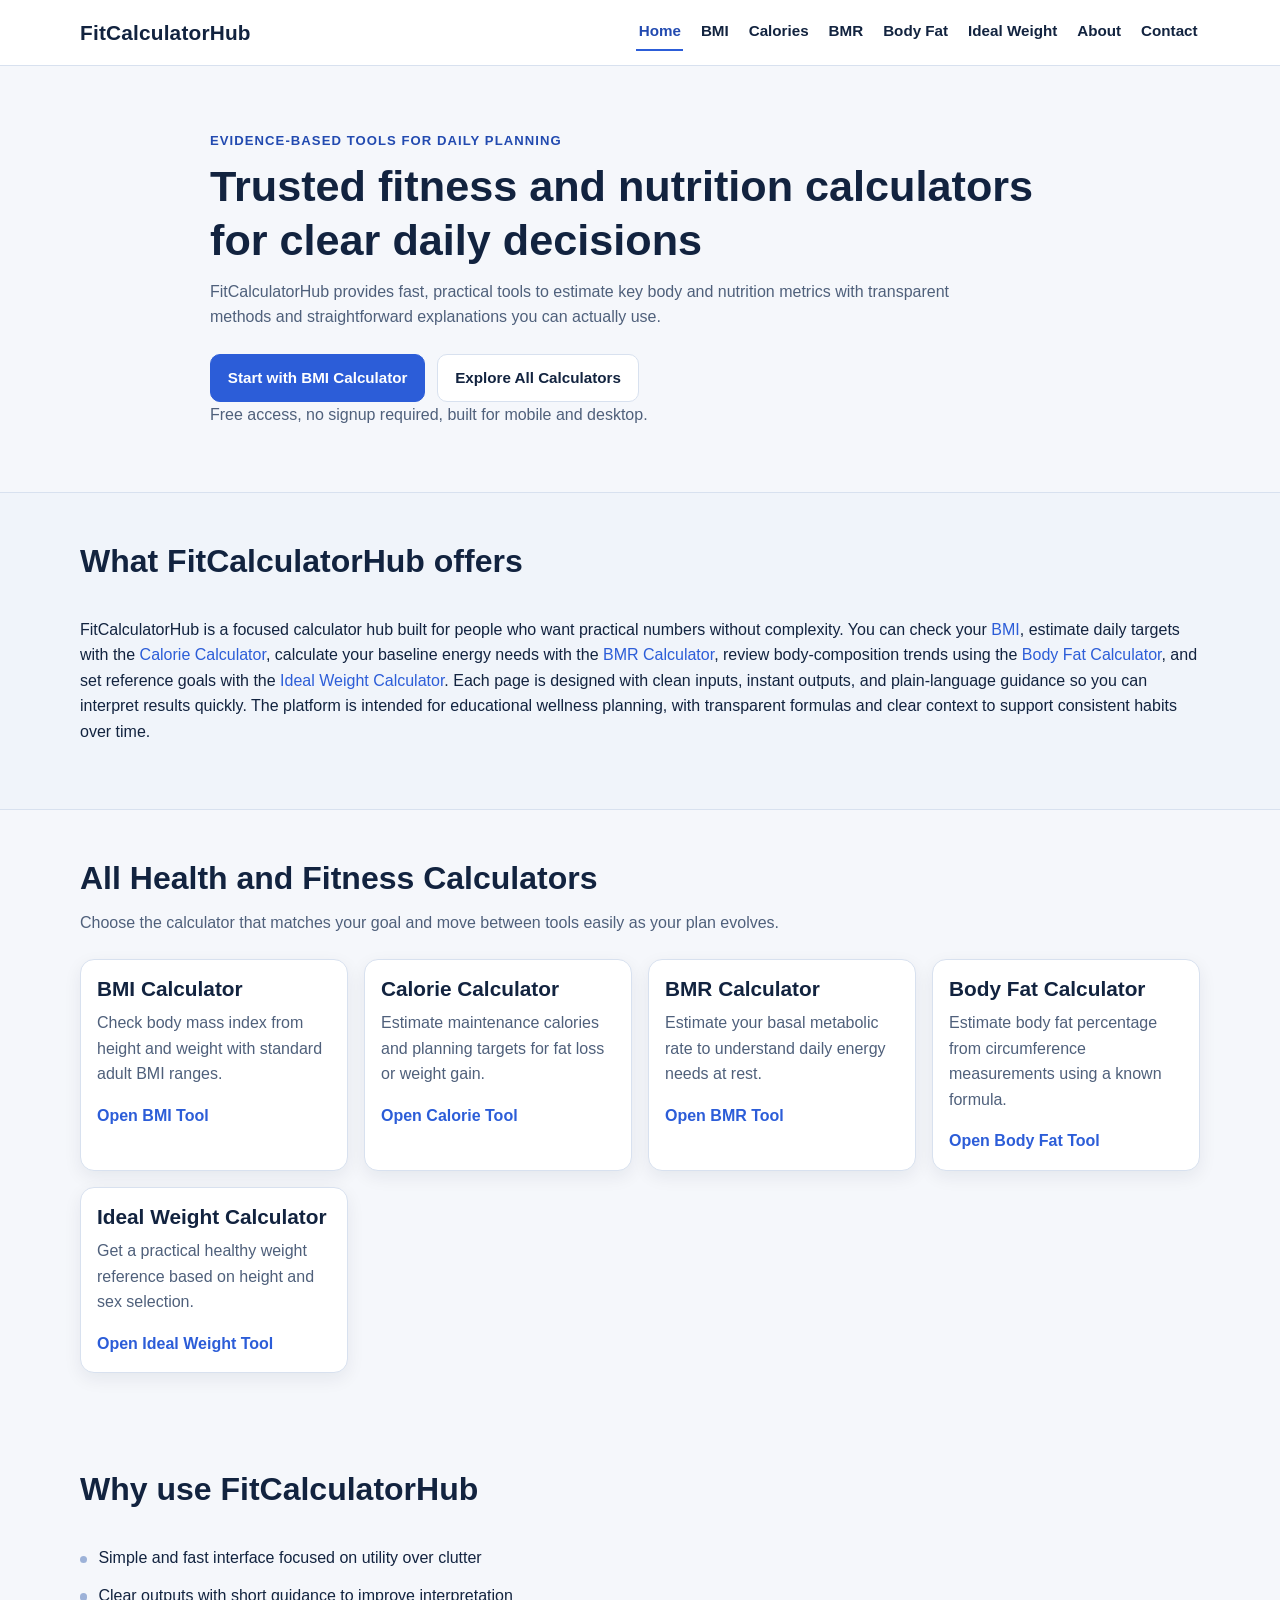
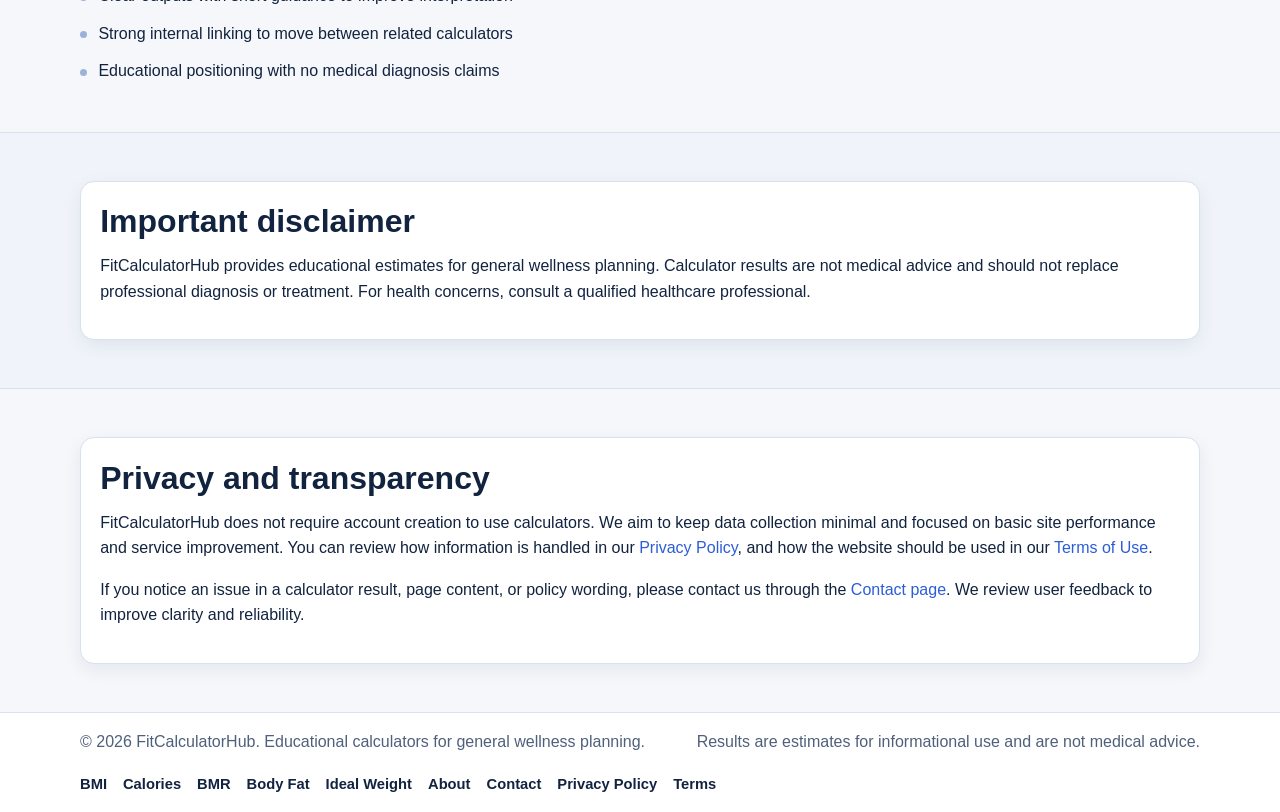
<file: index.html>
<!doctype html>
<html lang="en">
<head>
  <!-- Performance hints (mobile/LCP) -->
  <link rel="preconnect" href="https://www.googletagmanager.com" crossorigin>
  <link rel="preconnect" href="https://pagead2.googlesyndication.com" crossorigin>
  <link rel="preconnect" href="https://www.google-analytics.com" crossorigin>
  <link rel="preconnect" href="https://googleads.g.doubleclick.net" crossorigin>
  <!-- Google Tag Manager -->
  <script>(function(w,d,s,l,i){w[l]=w[l]||[];w[l].push({'gtm.start':
  new Date().getTime(),event:'gtm.js'});var f=d.getElementsByTagName(s)[0],
  j=d.createElement(s),dl=l!='dataLayer'?'&l='+l:'';j.async=true;j.src=
  'https://www.googletagmanager.com/gtm.js?id='+i+dl;f.parentNode.insertBefore(j,f);
  })(window,document,'script','dataLayer','GTM-KGV9C5C3');</script>
  <!-- End Google Tag Manager -->
  <meta charset="UTF-8">
  <meta name="viewport" content="width=device-width, initial-scale=1.0">
  <title>FitCalculatorHub | Trusted Fitness, Health & Nutrition Calculators</title>
  <meta name="description" content="FitCalculatorHub offers clear and reliable calculators for BMI, calories, BMR, body fat, and ideal weight, with practical guidance for everyday health planning.">
  <meta name="robots" content="index, follow">
  <link rel="canonical" href="https://fitcalculatorhub.com/">
  <meta property="og:title" content="FitCalculatorHub | Smart Fitness Calculators">
  <meta property="og:description" content="Trusted and easy-to-use fitness calculators for BMI, calories, BMR, body fat, and ideal weight.">
  <meta property="og:type" content="website">
  <meta property="og:url" content="https://fitcalculatorhub.com/">
  <meta property="og:image" content="https://fitcalculatorhub.com/assets/og-image.jpg">
  <meta name="twitter:card" content="summary_large_image">
  <script async src="https://pagead2.googlesyndication.com/pagead/js/adsbygoogle.js?client=ca-pub-7502486843743422" crossorigin="anonymous"></script>
  <link rel="manifest" href="manifest.json">
  <link rel="stylesheet" href="css/style.css">
</head>
<body class="page page--home">
  <!-- Google Tag Manager (noscript) -->
  <noscript><iframe src="https://www.googletagmanager.com/ns.html?id=GTM-KGV9C5C3"
  height="0" width="0" style="display:none;visibility:hidden"></iframe></noscript>
  <!-- End Google Tag Manager (noscript) -->
  <header class="site-header" role="banner">
    <div class="container site-header__inner">
      <a class="site-logo" href="index.html" aria-label="FitCalculatorHub home">FitCalculatorHub</a>
      <button class="menu-toggle" type="button" aria-expanded="false" aria-controls="primary-nav">Menu</button>
      <nav id="primary-nav" class="main-nav nav-primary" aria-label="Primary navigation">
        <ul class="nav-primary__list">
          <li class="nav-primary__item"><a class="nav-primary__link" href="index.html" aria-current="page">Home</a></li>
          <li class="nav-primary__item"><a class="nav-primary__link" href="bmi-calculator.html">BMI</a></li>
          <li class="nav-primary__item"><a class="nav-primary__link" href="calorie-calculator.html">Calories</a></li>
          <li class="nav-primary__item"><a class="nav-primary__link" href="bmr-calculator.html">BMR</a></li>
          <li class="nav-primary__item"><a class="nav-primary__link" href="body-fat-calculator.html">Body Fat</a></li>
          <li class="nav-primary__item"><a class="nav-primary__link" href="ideal-weight-calculator.html">Ideal Weight</a></li>
          <li class="nav-primary__item"><a class="nav-primary__link" href="about.html">About</a></li>
          <li class="nav-primary__item"><a class="nav-primary__link" href="contact.html">Contact</a></li>
        </ul>
      </nav>
    </div>
  </header>

  <main class="main-content" id="main-content">
    <section class="hero home-hero" aria-labelledby="home-hero-title">
      <div class="container home-hero__inner">
        <p class="home-hero__eyebrow">Evidence-based tools for daily planning</p>
        <h1 id="home-hero-title" class="home-hero__title">Trusted fitness and nutrition calculators for clear daily decisions</h1>
        <p class="home-hero__lead">FitCalculatorHub provides fast, practical tools to estimate key body and nutrition metrics with transparent methods and straightforward explanations you can actually use.</p>
        <div class="home-hero__actions">
          <a class="btn btn-primary" href="bmi-calculator.html">Start with BMI Calculator</a>
          <a class="btn btn-secondary" href="#calculator-hub">Explore All Calculators</a>
        </div>
        <p class="u-text-muted">Free access, no signup required, built for mobile and desktop.</p>
      </div>
    </section>

    <section class="section surface home-info" aria-labelledby="home-overview-title">
      <div class="container home-info__inner">
        <h2 id="home-overview-title">What FitCalculatorHub offers</h2>
        <p>
          FitCalculatorHub is a focused calculator hub built for people who want practical numbers without complexity.
          You can check your <a href="bmi-calculator.html">BMI</a>, estimate daily targets with the
          <a href="calorie-calculator.html">Calorie Calculator</a>, calculate your baseline energy needs with the
          <a href="bmr-calculator.html">BMR Calculator</a>, review body-composition trends using the
          <a href="body-fat-calculator.html">Body Fat Calculator</a>, and set reference goals with the
          <a href="ideal-weight-calculator.html">Ideal Weight Calculator</a>. Each page is designed with clean inputs,
          instant outputs, and plain-language guidance so you can interpret results quickly. The platform is intended for
          educational wellness planning, with transparent formulas and clear context to support consistent habits over time.
        </p>
      </div>
    </section>

    <section id="calculator-hub" class="section calculator-hub" aria-labelledby="calculator-hub-title">
      <div class="container">
        <header class="section-header">
          <h2 id="calculator-hub-title">All Health and Fitness Calculators</h2>
          <p class="section-intro">Choose the calculator that matches your goal and move between tools easily as your plan evolves.</p>
        </header>

        <div class="card-grid calculator-hub__grid">
          <article class="card calculator-card">
            <h3 class="calculator-card__title">BMI Calculator</h3>
            <p class="calculator-card__text">Check body mass index from height and weight with standard adult BMI ranges.</p>
            <a class="calculator-card__link" href="bmi-calculator.html">Open BMI Tool</a>
          </article>

          <article class="card calculator-card">
            <h3 class="calculator-card__title">Calorie Calculator</h3>
            <p class="calculator-card__text">Estimate maintenance calories and planning targets for fat loss or weight gain.</p>
            <a class="calculator-card__link" href="calorie-calculator.html">Open Calorie Tool</a>
          </article>

          <article class="card calculator-card">
            <h3 class="calculator-card__title">BMR Calculator</h3>
            <p class="calculator-card__text">Estimate your basal metabolic rate to understand daily energy needs at rest.</p>
            <a class="calculator-card__link" href="bmr-calculator.html">Open BMR Tool</a>
          </article>

          <article class="card calculator-card">
            <h3 class="calculator-card__title">Body Fat Calculator</h3>
            <p class="calculator-card__text">Estimate body fat percentage from circumference measurements using a known formula.</p>
            <a class="calculator-card__link" href="body-fat-calculator.html">Open Body Fat Tool</a>
          </article>

          <article class="card calculator-card">
            <h3 class="calculator-card__title">Ideal Weight Calculator</h3>
            <p class="calculator-card__text">Get a practical healthy weight reference based on height and sex selection.</p>
            <a class="calculator-card__link" href="ideal-weight-calculator.html">Open Ideal Weight Tool</a>
          </article>
        </div>
      </div>
    </section>

    <section class="section" aria-labelledby="why-fitcalchub-title">
      <div class="container home-info__inner">
        <h2 id="why-fitcalchub-title">Why use FitCalculatorHub</h2>
        <ul class="feature-list home-info__list">
          <li class="home-info__item">Simple and fast interface focused on utility over clutter</li>
          <li class="home-info__item">Clear outputs with short guidance to improve interpretation</li>
          <li class="home-info__item">Strong internal linking to move between related calculators</li>
          <li class="home-info__item">Educational positioning with no medical diagnosis claims</li>
        </ul>
      </div>
    </section>

    <section class="section surface" aria-labelledby="disclosure-title">
      <div class="container">
        <article class="content-box">
          <h2 id="disclosure-title">Important disclaimer</h2>
          <p>
            FitCalculatorHub provides educational estimates for general wellness planning. Calculator results are not
            medical advice and should not replace professional diagnosis or treatment. For health concerns, consult a
            qualified healthcare professional.
          </p>
        </article>
      </div>
    </section>

    <section class="section" aria-labelledby="privacy-reassurance-title">
      <div class="container">
        <article class="content-box">
          <h2 id="privacy-reassurance-title">Privacy and transparency</h2>
          <p>
            FitCalculatorHub does not require account creation to use calculators. We aim to keep data collection minimal
            and focused on basic site performance and service improvement. You can review how information is handled in
            our <a href="privacy-policy.html">Privacy Policy</a>, and how the website should be used in our
            <a href="terms.html">Terms of Use</a>.
          </p>
          <p>
            If you notice an issue in a calculator result, page content, or policy wording, please contact us through the
            <a href="contact.html">Contact page</a>. We review user feedback to improve clarity and reliability.
          </p>
        </article>
      </div>
    </section>
  </main>

  <footer class="site-footer" role="contentinfo">
    <div class="container site-footer__inner">
      <p class="site-footer__copy">&copy; 2026 FitCalculatorHub. Educational calculators for general wellness planning.</p>
      <p class="site-footer__copy">Results are estimates for informational use and are not medical advice.</p>
      <nav class="footer-nav" aria-label="Footer navigation">
        <ul class="footer-nav__list">
          <li class="footer-nav__item"><a class="footer-nav__link" href="bmi-calculator.html">BMI</a></li>
          <li class="footer-nav__item"><a class="footer-nav__link" href="calorie-calculator.html">Calories</a></li>
          <li class="footer-nav__item"><a class="footer-nav__link" href="bmr-calculator.html">BMR</a></li>
          <li class="footer-nav__item"><a class="footer-nav__link" href="body-fat-calculator.html">Body Fat</a></li>
          <li class="footer-nav__item"><a class="footer-nav__link" href="ideal-weight-calculator.html">Ideal Weight</a></li>
          <li class="footer-nav__item"><a class="footer-nav__link" href="about.html">About</a></li>
          <li class="footer-nav__item"><a class="footer-nav__link" href="contact.html">Contact</a></li>
          <li class="footer-nav__item"><a class="footer-nav__link" href="privacy-policy.html">Privacy Policy</a></li>
          <li class="footer-nav__item"><a class="footer-nav__link" href="terms.html">Terms</a></li>
        </ul>
      </nav>
    </div>
  </footer>

  <script src="js/main.js"></script>
</body>
</html>
</file>
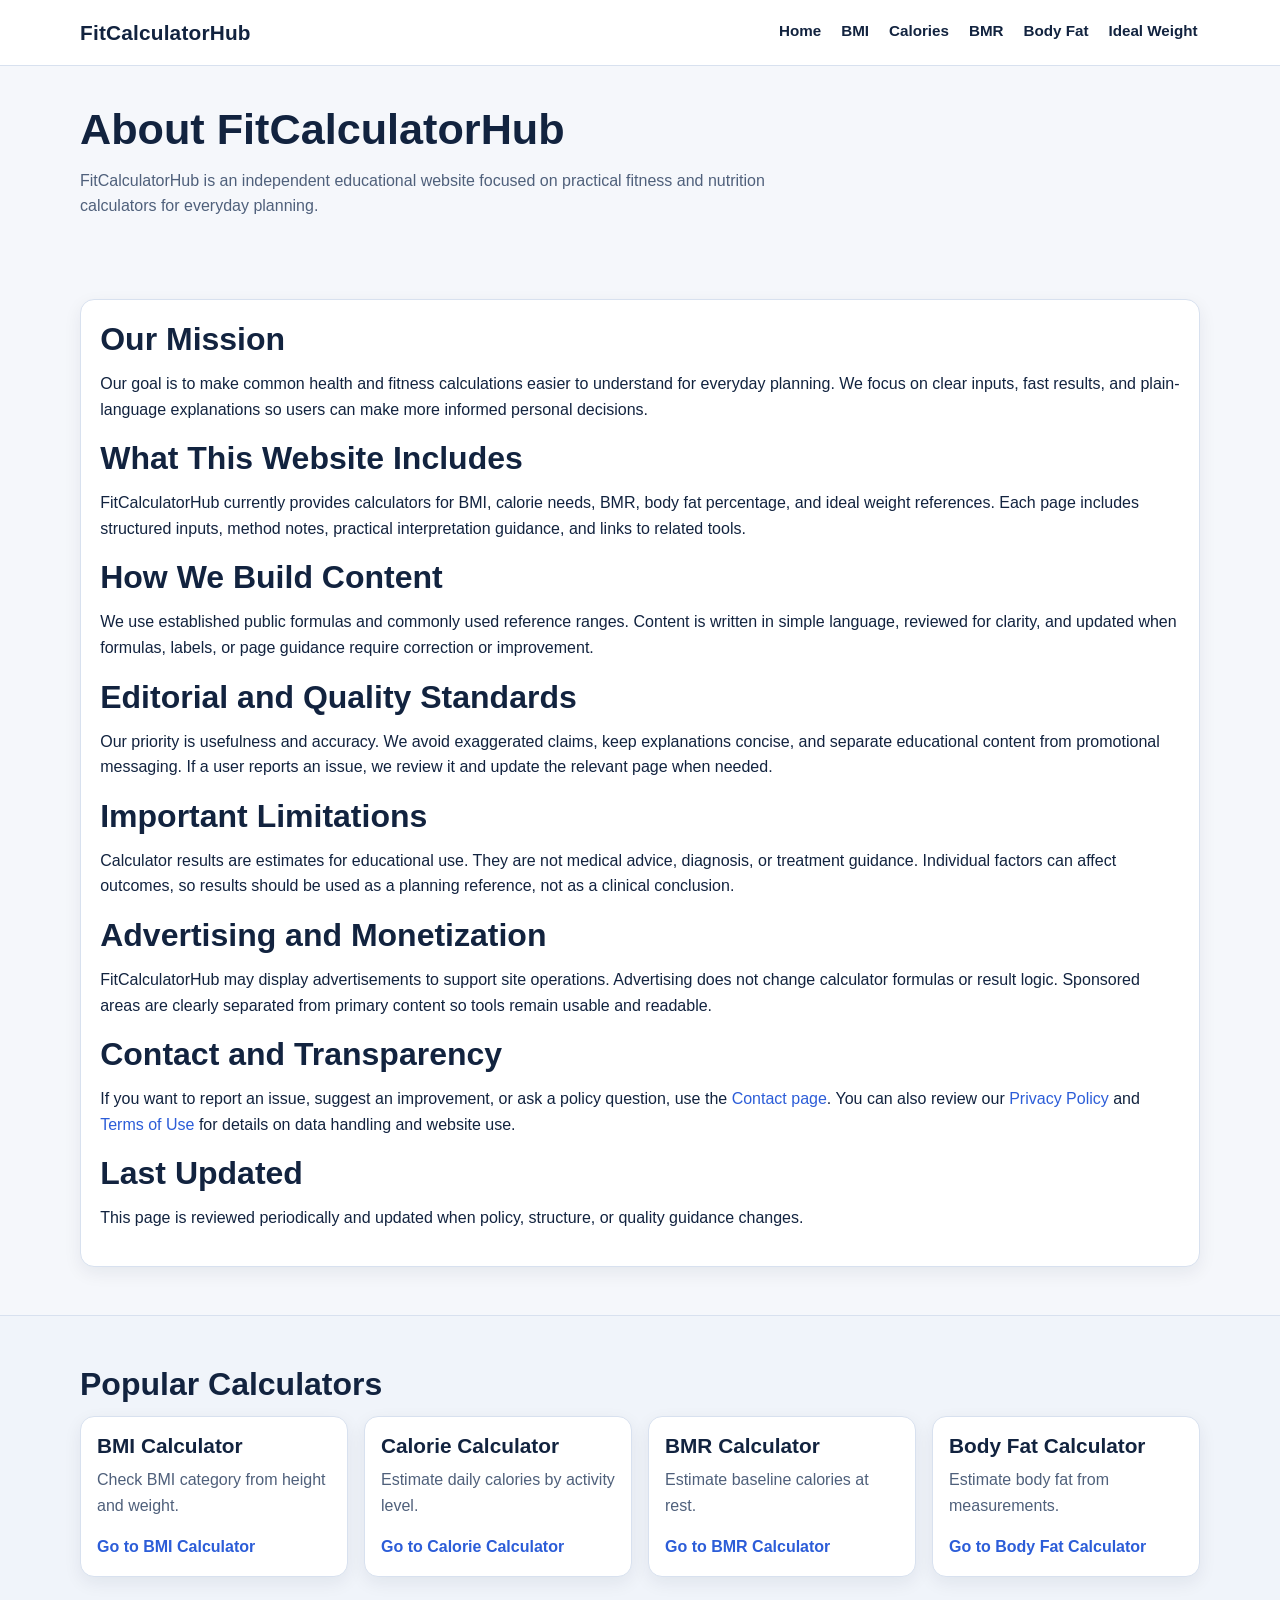
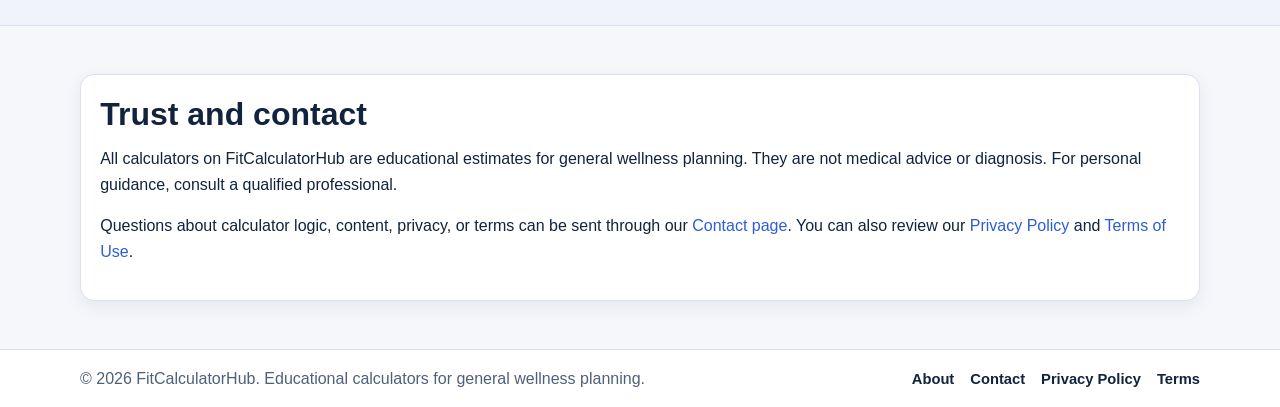
<file: about.html>
<!doctype html>
<html lang="en">
<head>
  <!-- Performance hints (mobile/LCP) -->
  <link rel="preconnect" href="https://www.googletagmanager.com" crossorigin>
  <link rel="preconnect" href="https://pagead2.googlesyndication.com" crossorigin>
  <link rel="preconnect" href="https://www.google-analytics.com" crossorigin>
  <link rel="preconnect" href="https://googleads.g.doubleclick.net" crossorigin>
  <!-- Google Tag Manager -->
  <script>(function(w,d,s,l,i){w[l]=w[l]||[];w[l].push({'gtm.start':
  new Date().getTime(),event:'gtm.js'});var f=d.getElementsByTagName(s)[0],
  j=d.createElement(s),dl=l!='dataLayer'?'&l='+l:'';j.async=true;j.src=
  'https://www.googletagmanager.com/gtm.js?id='+i+dl;f.parentNode.insertBefore(j,f);
  })(window,document,'script','dataLayer','GTM-KGV9C5C3');</script>
  <!-- End Google Tag Manager -->
  <meta charset="UTF-8">
  <meta name="viewport" content="width=device-width, initial-scale=1.0">
  <title>About FitCalculatorHub | Mission and Editorial Approach</title>
  <meta name="description" content="Learn how FitCalculatorHub builds practical fitness and nutrition calculators, our content standards, and how to contact us for support or corrections.">
  <meta name="robots" content="index, follow">
  <link rel="canonical" href="https://fitcalculatorhub.com/about.html">
  <meta property="og:title" content="About FitCalculatorHub">
  <meta property="og:description" content="Understand FitCalculatorHub's mission, calculator standards, and transparency approach.">
  <meta property="og:type" content="website">
  <meta property="og:url" content="https://fitcalculatorhub.com/about.html">
  <link rel="manifest" href="manifest.json">
  <meta name="twitter:card" content="summary_large_image">
  <script async src="https://pagead2.googlesyndication.com/pagead/js/adsbygoogle.js?client=ca-pub-7502486843743422" crossorigin="anonymous"></script>
  <link rel="stylesheet" href="css/style.css">
</head>
<body class="page page--about">
  <!-- Google Tag Manager (noscript) -->
  <noscript><iframe src="https://www.googletagmanager.com/ns.html?id=GTM-KGV9C5C3"
  height="0" width="0" style="display:none;visibility:hidden"></iframe></noscript>
  <!-- End Google Tag Manager (noscript) -->
  <header class="site-header" role="banner">
    <div class="container site-header__inner">
      <a class="site-logo" href="index.html" aria-label="FitCalculatorHub home">FitCalculatorHub</a>
      <button class="menu-toggle" type="button" aria-expanded="false" aria-controls="primary-nav">Menu</button>
      <nav id="primary-nav" class="main-nav nav-primary" aria-label="Primary navigation">
        <ul class="nav-primary__list">
          <li class="nav-primary__item"><a class="nav-primary__link" href="index.html">Home</a></li>
          <li class="nav-primary__item"><a class="nav-primary__link" href="bmi-calculator.html">BMI</a></li>
          <li class="nav-primary__item"><a class="nav-primary__link" href="calorie-calculator.html">Calories</a></li>
          <li class="nav-primary__item"><a class="nav-primary__link" href="bmr-calculator.html">BMR</a></li>
          <li class="nav-primary__item"><a class="nav-primary__link" href="body-fat-calculator.html">Body Fat</a></li>
          <li class="nav-primary__item"><a class="nav-primary__link" href="ideal-weight-calculator.html">Ideal Weight</a></li>
        </ul>
      </nav>
    </div>
  </header>

  <main class="main-content" id="main-content">
    <section class="page-hero" aria-labelledby="about-page-title">
      <div class="container">
        <h1 id="about-page-title">About FitCalculatorHub</h1>
        <p>FitCalculatorHub is an independent educational website focused on practical fitness and nutrition calculators for everyday planning.</p>
      </div>
    </section>

    <section class="section" aria-labelledby="about-mission-title">
      <div class="container">
        <article class="content-box">
          <h2 id="about-mission-title">Our Mission</h2>
          <p>Our goal is to make common health and fitness calculations easier to understand for everyday planning. We focus on clear inputs, fast results, and plain-language explanations so users can make more informed personal decisions.</p>

          <h2>What This Website Includes</h2>
          <p>FitCalculatorHub currently provides calculators for BMI, calorie needs, BMR, body fat percentage, and ideal weight references. Each page includes structured inputs, method notes, practical interpretation guidance, and links to related tools.</p>

          <h2>How We Build Content</h2>
          <p>We use established public formulas and commonly used reference ranges. Content is written in simple language, reviewed for clarity, and updated when formulas, labels, or page guidance require correction or improvement.</p>

          <h2>Editorial and Quality Standards</h2>
          <p>Our priority is usefulness and accuracy. We avoid exaggerated claims, keep explanations concise, and separate educational content from promotional messaging. If a user reports an issue, we review it and update the relevant page when needed.</p>

          <h2>Important Limitations</h2>
          <p>Calculator results are estimates for educational use. They are not medical advice, diagnosis, or treatment guidance. Individual factors can affect outcomes, so results should be used as a planning reference, not as a clinical conclusion.</p>

          <h2>Advertising and Monetization</h2>
          <p>FitCalculatorHub may display advertisements to support site operations. Advertising does not change calculator formulas or result logic. Sponsored areas are clearly separated from primary content so tools remain usable and readable.</p>

          <h2>Contact and Transparency</h2>
          <p>If you want to report an issue, suggest an improvement, or ask a policy question, use the <a href="contact.html">Contact page</a>. You can also review our <a href="privacy-policy.html">Privacy Policy</a> and <a href="terms.html">Terms of Use</a> for details on data handling and website use.</p>

          <h2>Last Updated</h2>
          <p>This page is reviewed periodically and updated when policy, structure, or quality guidance changes.</p>
        </article>
      </div>
    </section>

    <section class="section surface" aria-labelledby="about-links-title">
      <div class="container">
        <h2 id="about-links-title">Popular Calculators</h2>
        <div class="card-grid">
          <article class="card calculator-card">
            <h3 class="calculator-card__title">BMI Calculator</h3>
            <p class="calculator-card__text">Check BMI category from height and weight.</p>
            <a class="calculator-card__link" href="bmi-calculator.html">Go to BMI Calculator</a>
          </article>
          <article class="card calculator-card">
            <h3 class="calculator-card__title">Calorie Calculator</h3>
            <p class="calculator-card__text">Estimate daily calories by activity level.</p>
            <a class="calculator-card__link" href="calorie-calculator.html">Go to Calorie Calculator</a>
          </article>
          <article class="card calculator-card">
            <h3 class="calculator-card__title">BMR Calculator</h3>
            <p class="calculator-card__text">Estimate baseline calories at rest.</p>
            <a class="calculator-card__link" href="bmr-calculator.html">Go to BMR Calculator</a>
          </article>
          <article class="card calculator-card">
            <h3 class="calculator-card__title">Body Fat Calculator</h3>
            <p class="calculator-card__text">Estimate body fat from measurements.</p>
            <a class="calculator-card__link" href="body-fat-calculator.html">Go to Body Fat Calculator</a>
          </article>
        </div>
      </div>
    </section>
    <section class="section" aria-labelledby="trust-contact-title">
      <div class="container">
        <article class="content-box">
          <h2 id="trust-contact-title">Trust and contact</h2>
          <p>All calculators on FitCalculatorHub are educational estimates for general wellness planning. They are not medical advice or diagnosis. For personal guidance, consult a qualified professional.</p>
          <p>Questions about calculator logic, content, privacy, or terms can be sent through our <a href="contact.html">Contact page</a>. You can also review our <a href="privacy-policy.html">Privacy Policy</a> and <a href="terms.html">Terms of Use</a>.</p>
        </article>
      </div>
    </section>

  </main>

  <footer class="site-footer" role="contentinfo">
    <div class="container site-footer__inner">
      <p class="site-footer__copy">&copy; 2026 FitCalculatorHub. Educational calculators for general wellness planning.</p>
      <nav class="footer-nav" aria-label="Footer navigation">
        <ul class="footer-nav__list">
          <li class="footer-nav__item"><a class="footer-nav__link" href="about.html" aria-current="page">About</a></li>
          <li class="footer-nav__item"><a class="footer-nav__link" href="contact.html">Contact</a></li>
          <li class="footer-nav__item"><a class="footer-nav__link" href="privacy-policy.html">Privacy Policy</a></li>
          <li class="footer-nav__item"><a class="footer-nav__link" href="terms.html">Terms</a></li>
        </ul>
      </nav>
    </div>
  </footer>

  <script src="js/main.js"></script>
</body>
</html>
</file>
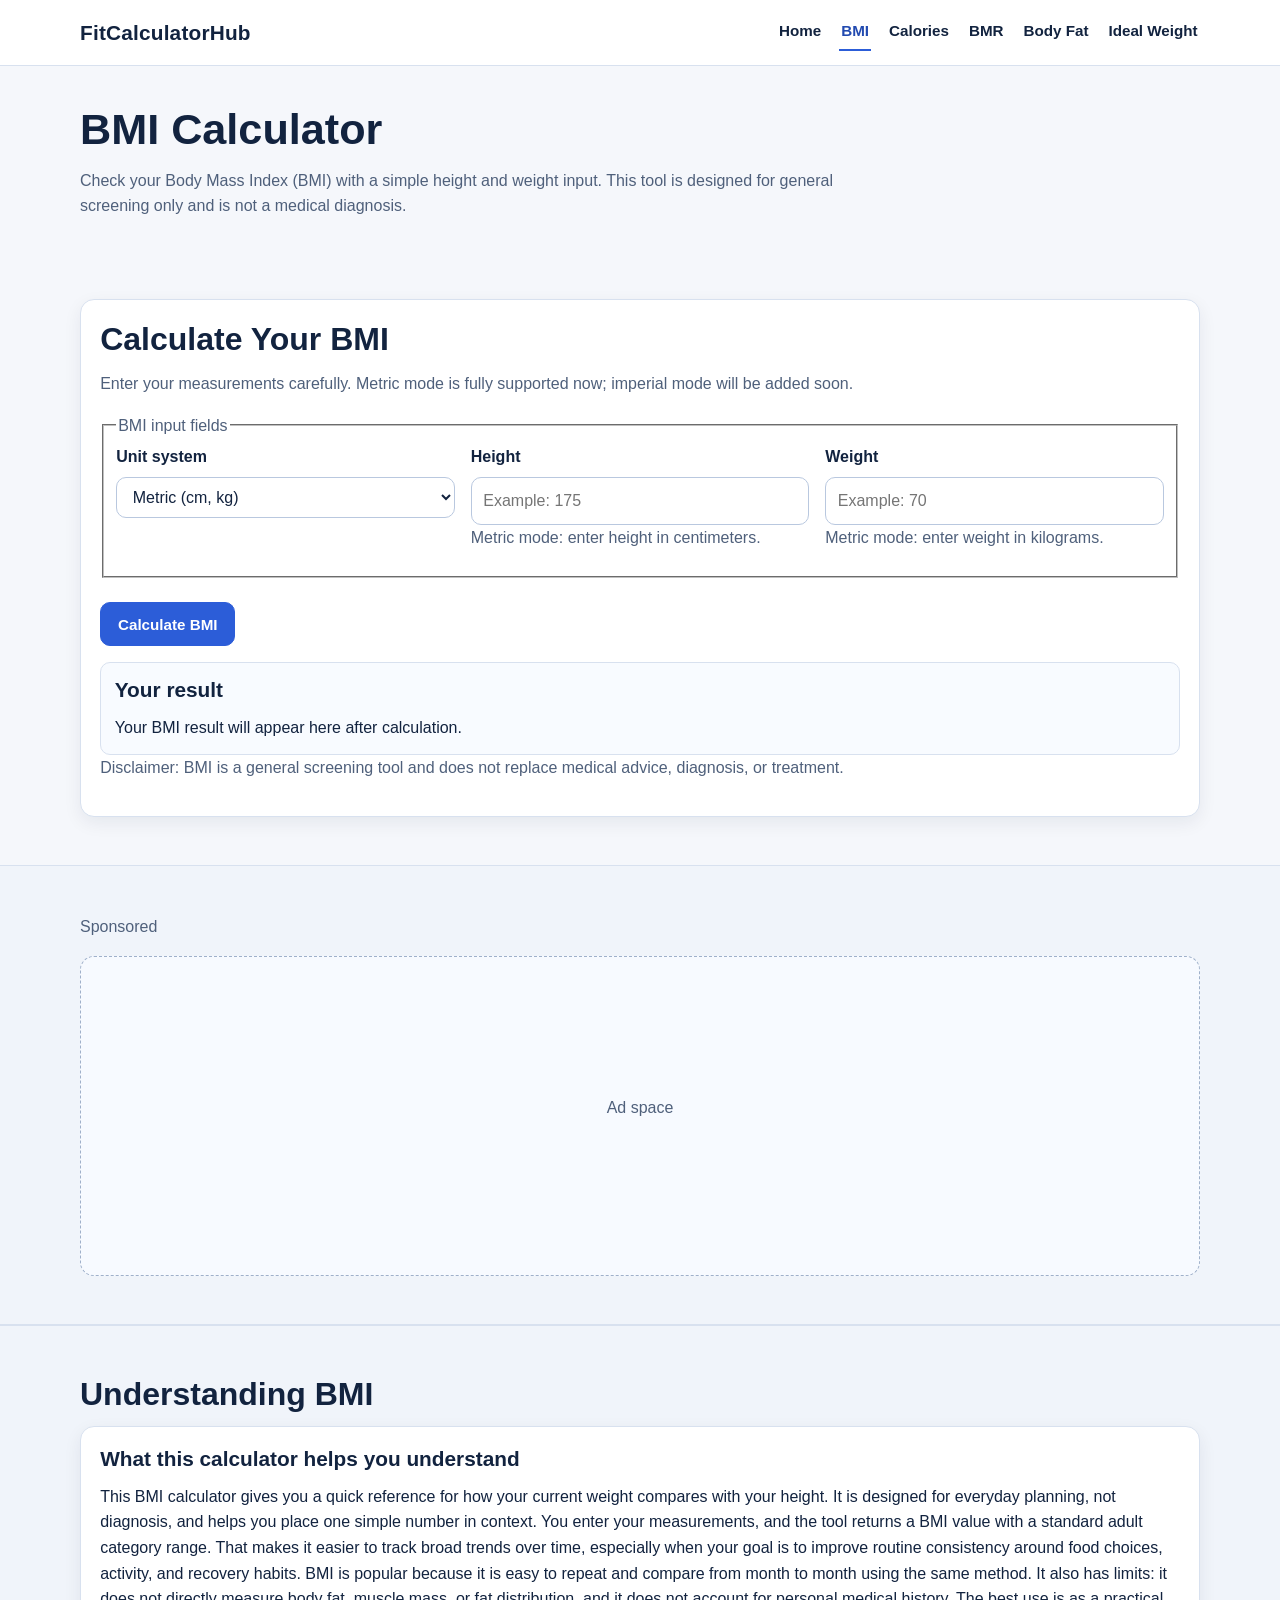
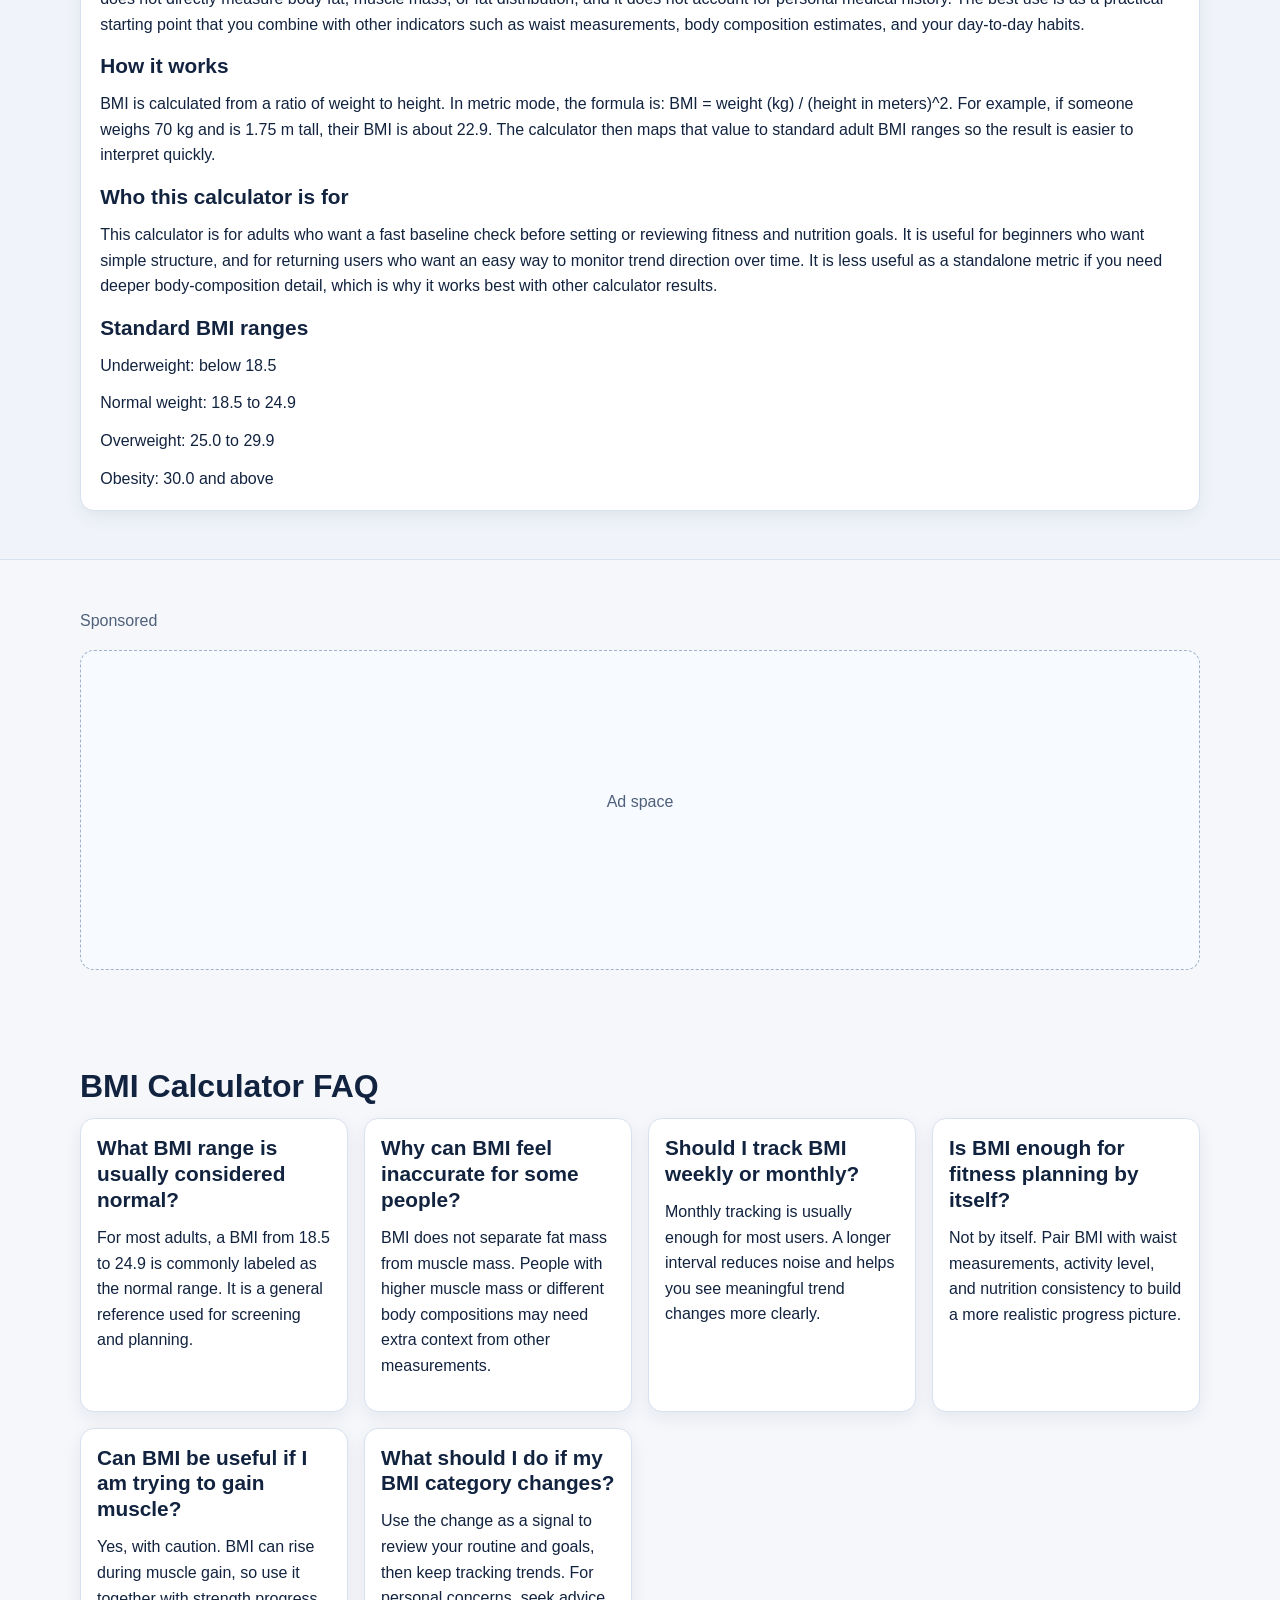
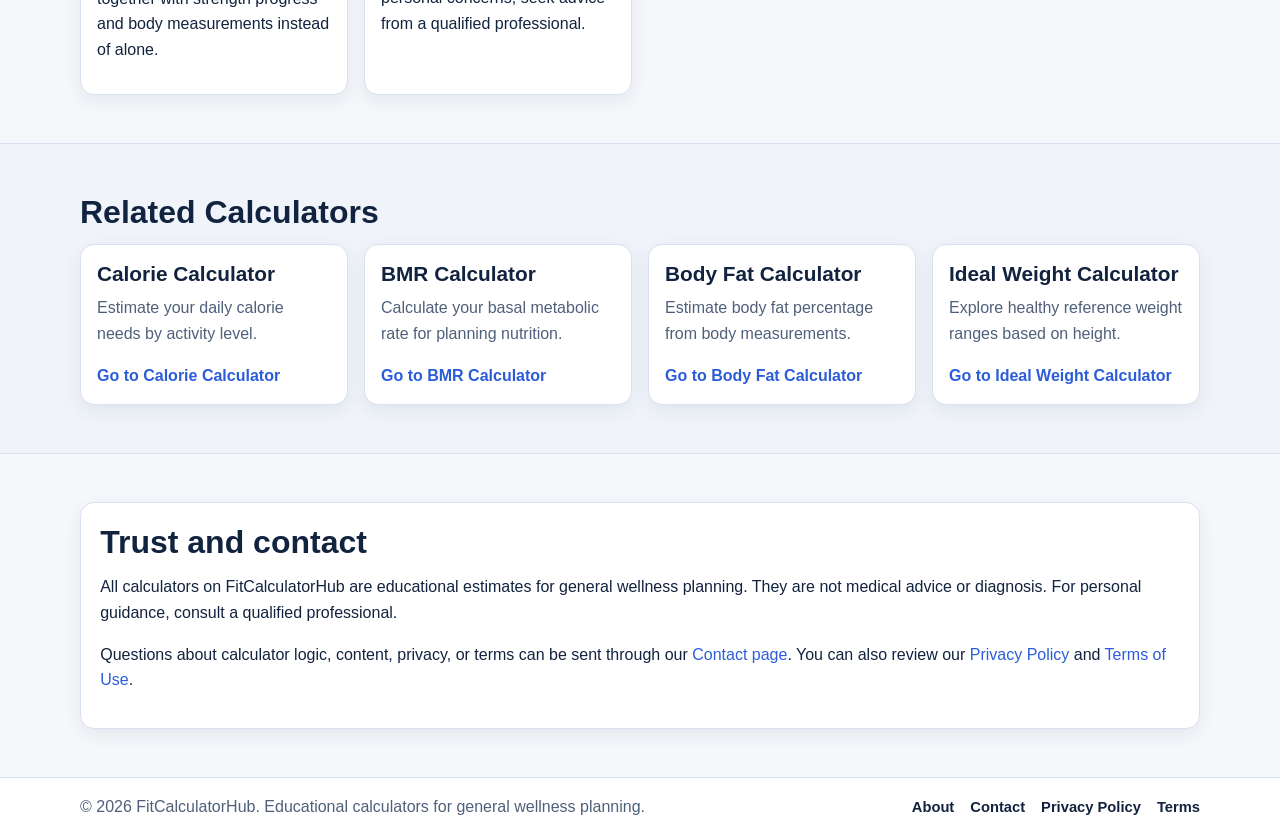
<file: bmi-calculator.html>
<!doctype html>
<html lang="en">
<head>
  <!-- Performance hints (mobile/LCP) -->
  <link rel="preconnect" href="https://www.googletagmanager.com" crossorigin>
  <link rel="preconnect" href="https://pagead2.googlesyndication.com" crossorigin>
  <link rel="preconnect" href="https://www.google-analytics.com" crossorigin>
  <link rel="preconnect" href="https://googleads.g.doubleclick.net" crossorigin>
  <!-- Google Tag Manager -->
  <script>(function(w,d,s,l,i){w[l]=w[l]||[];w[l].push({'gtm.start':
  new Date().getTime(),event:'gtm.js'});var f=d.getElementsByTagName(s)[0],
  j=d.createElement(s),dl=l!='dataLayer'?'&l='+l:'';j.async=true;j.src=
  'https://www.googletagmanager.com/gtm.js?id='+i+dl;f.parentNode.insertBefore(j,f);
  })(window,document,'script','dataLayer','GTM-KGV9C5C3');</script>
  <!-- End Google Tag Manager -->
  <meta charset="UTF-8">
  <meta name="viewport" content="width=device-width, initial-scale=1.0">
  <title>BMI Calculator | Body Mass Index Checker | FitCalculatorHub</title>
  <meta name="description" content="Use FitCalculatorHub's BMI Calculator to check your Body Mass Index from height and weight. Understand BMI categories, formula basics, and related health calculators.">
  <meta name="robots" content="index, follow">
  <link rel="canonical" href="https://fitcalculatorhub.com/bmi-calculator.html">
  <meta property="og:title" content="BMI Calculator | FitCalculatorHub">
  <meta property="og:description" content="Calculate your Body Mass Index quickly and understand standard BMI categories.">
  <meta property="og:type" content="website">
  <meta property="og:url" content="https://fitcalculatorhub.com/bmi-calculator.html">
  <link rel="manifest" href="manifest.json">
  <meta name="twitter:card" content="summary_large_image">
  <script async src="https://pagead2.googlesyndication.com/pagead/js/adsbygoogle.js?client=ca-pub-7502486843743422" crossorigin="anonymous"></script>
  <link rel="stylesheet" href="css/style.css">
</head>
<body class="page page--calculator page--bmi">
  <!-- Google Tag Manager (noscript) -->
  <noscript><iframe src="https://www.googletagmanager.com/ns.html?id=GTM-KGV9C5C3"
  height="0" width="0" style="display:none;visibility:hidden"></iframe></noscript>
  <!-- End Google Tag Manager (noscript) -->
  <header class="site-header" role="banner">
    <div class="container site-header__inner">
      <a class="site-logo" href="index.html" aria-label="FitCalculatorHub home">FitCalculatorHub</a>
      <button class="menu-toggle" type="button" aria-expanded="false" aria-controls="primary-nav">Menu</button>
      <nav id="primary-nav" class="main-nav nav-primary" aria-label="Primary navigation">
        <ul class="nav-primary__list">
          <li class="nav-primary__item"><a class="nav-primary__link" href="index.html">Home</a></li>
          <li class="nav-primary__item"><a class="nav-primary__link" href="bmi-calculator.html" aria-current="page">BMI</a></li>
          <li class="nav-primary__item"><a class="nav-primary__link" href="calorie-calculator.html">Calories</a></li>
          <li class="nav-primary__item"><a class="nav-primary__link" href="bmr-calculator.html">BMR</a></li>
          <li class="nav-primary__item"><a class="nav-primary__link" href="body-fat-calculator.html">Body Fat</a></li>
          <li class="nav-primary__item"><a class="nav-primary__link" href="ideal-weight-calculator.html">Ideal Weight</a></li>
        </ul>
      </nav>
    </div>
  </header>

  <main class="main-content" id="main-content">
    <section class="page-hero" aria-labelledby="bmi-page-title">
      <div class="container">
        <h1 id="bmi-page-title">BMI Calculator</h1>
        <p>Check your Body Mass Index (BMI) with a simple height and weight input. This tool is designed for general screening only and is not a medical diagnosis.</p>
      </div>
    </section>

    <section class="section" aria-labelledby="bmi-calculator-title">
      <div class="container">
        <article class="calculator-box">
          <h2 id="bmi-calculator-title">Calculate Your BMI</h2>
          <p id="bmi-form-help" class="section-intro">Enter your measurements carefully. Metric mode is fully supported now; imperial mode will be added soon.</p>

          <form id="bmi-form" class="calculator-form" aria-describedby="bmi-form-help bmi-disclaimer" novalidate>
            <fieldset>
              <legend class="u-text-muted">BMI input fields</legend>
              <div class="form-grid">
                <div>
                <label for="bmi-unit">Unit system</label>
                  <select id="bmi-unit" name="bmi-unit">
                    <option value="metric" selected>Metric (cm, kg)</option>
                    <option value="imperial">Imperial (in, lb)</option>
                  </select>
                </div>
                <div>
                  <label for="bmi-height">Height</label>
                  <input id="bmi-height" name="bmi-height" type="number" min="80" max="272" step="0.1" placeholder="Example: 175" inputmode="decimal" required aria-describedby="bmi-height-help">
                  <p id="bmi-height-help" class="u-text-muted">Metric mode: enter height in centimeters.</p>
                </div>
                <div>
                  <label for="bmi-weight">Weight</label>
                  <input id="bmi-weight" name="bmi-weight" type="number" min="20" max="500" step="0.1" placeholder="Example: 70" inputmode="decimal" required aria-describedby="bmi-weight-help">
                  <p id="bmi-weight-help" class="u-text-muted">Metric mode: enter weight in kilograms.</p>
                </div>
              </div>
            </fieldset>

            <div class="home-hero__actions">
              <button class="btn btn-primary" type="submit" id="bmi-submit">Calculate BMI</button>
            </div>

            <section class="result" aria-labelledby="bmi-result-title" aria-live="polite">
              <h3 id="bmi-result-title">Your result</h3>
              <output id="bmi-result">Your BMI result will appear here after calculation.</output>
            </section>
          </form>

          <p id="bmi-disclaimer" class="u-text-muted">Disclaimer: BMI is a general screening tool and does not replace medical advice, diagnosis, or treatment.</p>
        </article>
      </div>
    </section>

    <section class="section surface" aria-label="Sponsored placement after calculator">
      <div class="container">
        <p class="section-intro">Sponsored</p>
        <aside class="ad-slot" role="complementary" aria-label="Advertisement area after calculator">
          <p>Ad space</p>
        </aside>
      </div>
    </section>

    <section class="section surface" aria-labelledby="bmi-guide-title">
      <div class="container">
        <h2 id="bmi-guide-title">Understanding BMI</h2>
        <div class="content-box">
          <h3>What this calculator helps you understand</h3>
          <p>
            This BMI calculator gives you a quick reference for how your current weight compares with your height.
            It is designed for everyday planning, not diagnosis, and helps you place one simple number in context.
            You enter your measurements, and the tool returns a BMI value with a standard adult category range.
            That makes it easier to track broad trends over time, especially when your goal is to improve routine
            consistency around food choices, activity, and recovery habits. BMI is popular because it is easy to
            repeat and compare from month to month using the same method. It also has limits: it does not directly
            measure body fat, muscle mass, or fat distribution, and it does not account for personal medical history.
            The best use is as a practical starting point that you combine with other indicators such as waist
            measurements, body composition estimates, and your day-to-day habits.
          </p>

          <h3>How it works</h3>
          <p>
            BMI is calculated from a ratio of weight to height. In metric mode, the formula is:
            BMI = weight (kg) / (height in meters)^2. For example, if someone weighs 70 kg and is 1.75 m tall,
            their BMI is about 22.9. The calculator then maps that value to standard adult BMI ranges so the result
            is easier to interpret quickly.
          </p>

          <h3>Who this calculator is for</h3>
          <p>
            This calculator is for adults who want a fast baseline check before setting or reviewing fitness and
            nutrition goals. It is useful for beginners who want simple structure, and for returning users who want
            an easy way to monitor trend direction over time. It is less useful as a standalone metric if you need
            deeper body-composition detail, which is why it works best with other calculator results.
          </p>

          <h3>Standard BMI ranges</h3>
          <ul class="feature-list">
            <li>Underweight: below 18.5</li>
            <li>Normal weight: 18.5 to 24.9</li>
            <li>Overweight: 25.0 to 29.9</li>
            <li>Obesity: 30.0 and above</li>
          </ul>
        </div>
      </div>
    </section>

    <section class="section" aria-label="Sponsored placement after content">
      <div class="container">
        <p class="section-intro">Sponsored</p>
        <aside class="ad-slot" role="complementary" aria-label="Advertisement area after content">
          <p>Ad space</p>
        </aside>
      </div>
    </section>

    <section class="section" aria-labelledby="bmi-faq-title">
      <div class="container">
        <h2 id="bmi-faq-title">BMI Calculator FAQ</h2>
        <div class="card-grid">
          <article class="card">
            <h3>What BMI range is usually considered normal?</h3>
            <p>For most adults, a BMI from 18.5 to 24.9 is commonly labeled as the normal range. It is a general reference used for screening and planning.</p>
          </article>
          <article class="card">
            <h3>Why can BMI feel inaccurate for some people?</h3>
            <p>BMI does not separate fat mass from muscle mass. People with higher muscle mass or different body compositions may need extra context from other measurements.</p>
          </article>
          <article class="card">
            <h3>Should I track BMI weekly or monthly?</h3>
            <p>Monthly tracking is usually enough for most users. A longer interval reduces noise and helps you see meaningful trend changes more clearly.</p>
          </article>
          <article class="card">
            <h3>Is BMI enough for fitness planning by itself?</h3>
            <p>Not by itself. Pair BMI with waist measurements, activity level, and nutrition consistency to build a more realistic progress picture.</p>
          </article>
          <article class="card">
            <h3>Can BMI be useful if I am trying to gain muscle?</h3>
            <p>Yes, with caution. BMI can rise during muscle gain, so use it together with strength progress and body measurements instead of alone.</p>
          </article>
          <article class="card">
            <h3>What should I do if my BMI category changes?</h3>
            <p>Use the change as a signal to review your routine and goals, then keep tracking trends. For personal concerns, seek advice from a qualified professional.</p>
          </article>
        </div>
      </div>
    </section>

    <section class="section surface" aria-labelledby="related-calculators-title">
      <div class="container">
        <h2 id="related-calculators-title">Related Calculators</h2>
        <div class="card-grid">
          <article class="card calculator-card">
            <h3 class="calculator-card__title">Calorie Calculator</h3>
            <p class="calculator-card__text">Estimate your daily calorie needs by activity level.</p>
            <a class="calculator-card__link" href="calorie-calculator.html">Go to Calorie Calculator</a>
          </article>
          <article class="card calculator-card">
            <h3 class="calculator-card__title">BMR Calculator</h3>
            <p class="calculator-card__text">Calculate your basal metabolic rate for planning nutrition.</p>
            <a class="calculator-card__link" href="bmr-calculator.html">Go to BMR Calculator</a>
          </article>
          <article class="card calculator-card">
            <h3 class="calculator-card__title">Body Fat Calculator</h3>
            <p class="calculator-card__text">Estimate body fat percentage from body measurements.</p>
            <a class="calculator-card__link" href="body-fat-calculator.html">Go to Body Fat Calculator</a>
          </article>
          <article class="card calculator-card">
            <h3 class="calculator-card__title">Ideal Weight Calculator</h3>
            <p class="calculator-card__text">Explore healthy reference weight ranges based on height.</p>
            <a class="calculator-card__link" href="ideal-weight-calculator.html">Go to Ideal Weight Calculator</a>
          </article>
        </div>
      </div>
    </section>
    <section class="section" aria-labelledby="trust-contact-title">
      <div class="container">
        <article class="content-box">
          <h2 id="trust-contact-title">Trust and contact</h2>
          <p>All calculators on FitCalculatorHub are educational estimates for general wellness planning. They are not medical advice or diagnosis. For personal guidance, consult a qualified professional.</p>
          <p>Questions about calculator logic, content, privacy, or terms can be sent through our <a href="contact.html">Contact page</a>. You can also review our <a href="privacy-policy.html">Privacy Policy</a> and <a href="terms.html">Terms of Use</a>.</p>
        </article>
      </div>
    </section>

  </main>

  <footer class="site-footer" role="contentinfo">
    <div class="container site-footer__inner">
      <p class="site-footer__copy">&copy; 2026 FitCalculatorHub. Educational calculators for general wellness planning.</p>
      <nav class="footer-nav" aria-label="Footer navigation">
        <ul class="footer-nav__list">
          <li class="footer-nav__item"><a class="footer-nav__link" href="about.html">About</a></li>
          <li class="footer-nav__item"><a class="footer-nav__link" href="contact.html">Contact</a></li>
          <li class="footer-nav__item"><a class="footer-nav__link" href="privacy-policy.html">Privacy Policy</a></li>
          <li class="footer-nav__item"><a class="footer-nav__link" href="terms.html">Terms</a></li>
        </ul>
      </nav>
    </div>
  </footer>

  <script src="js/main.js"></script>
</body>
</html>
</file>
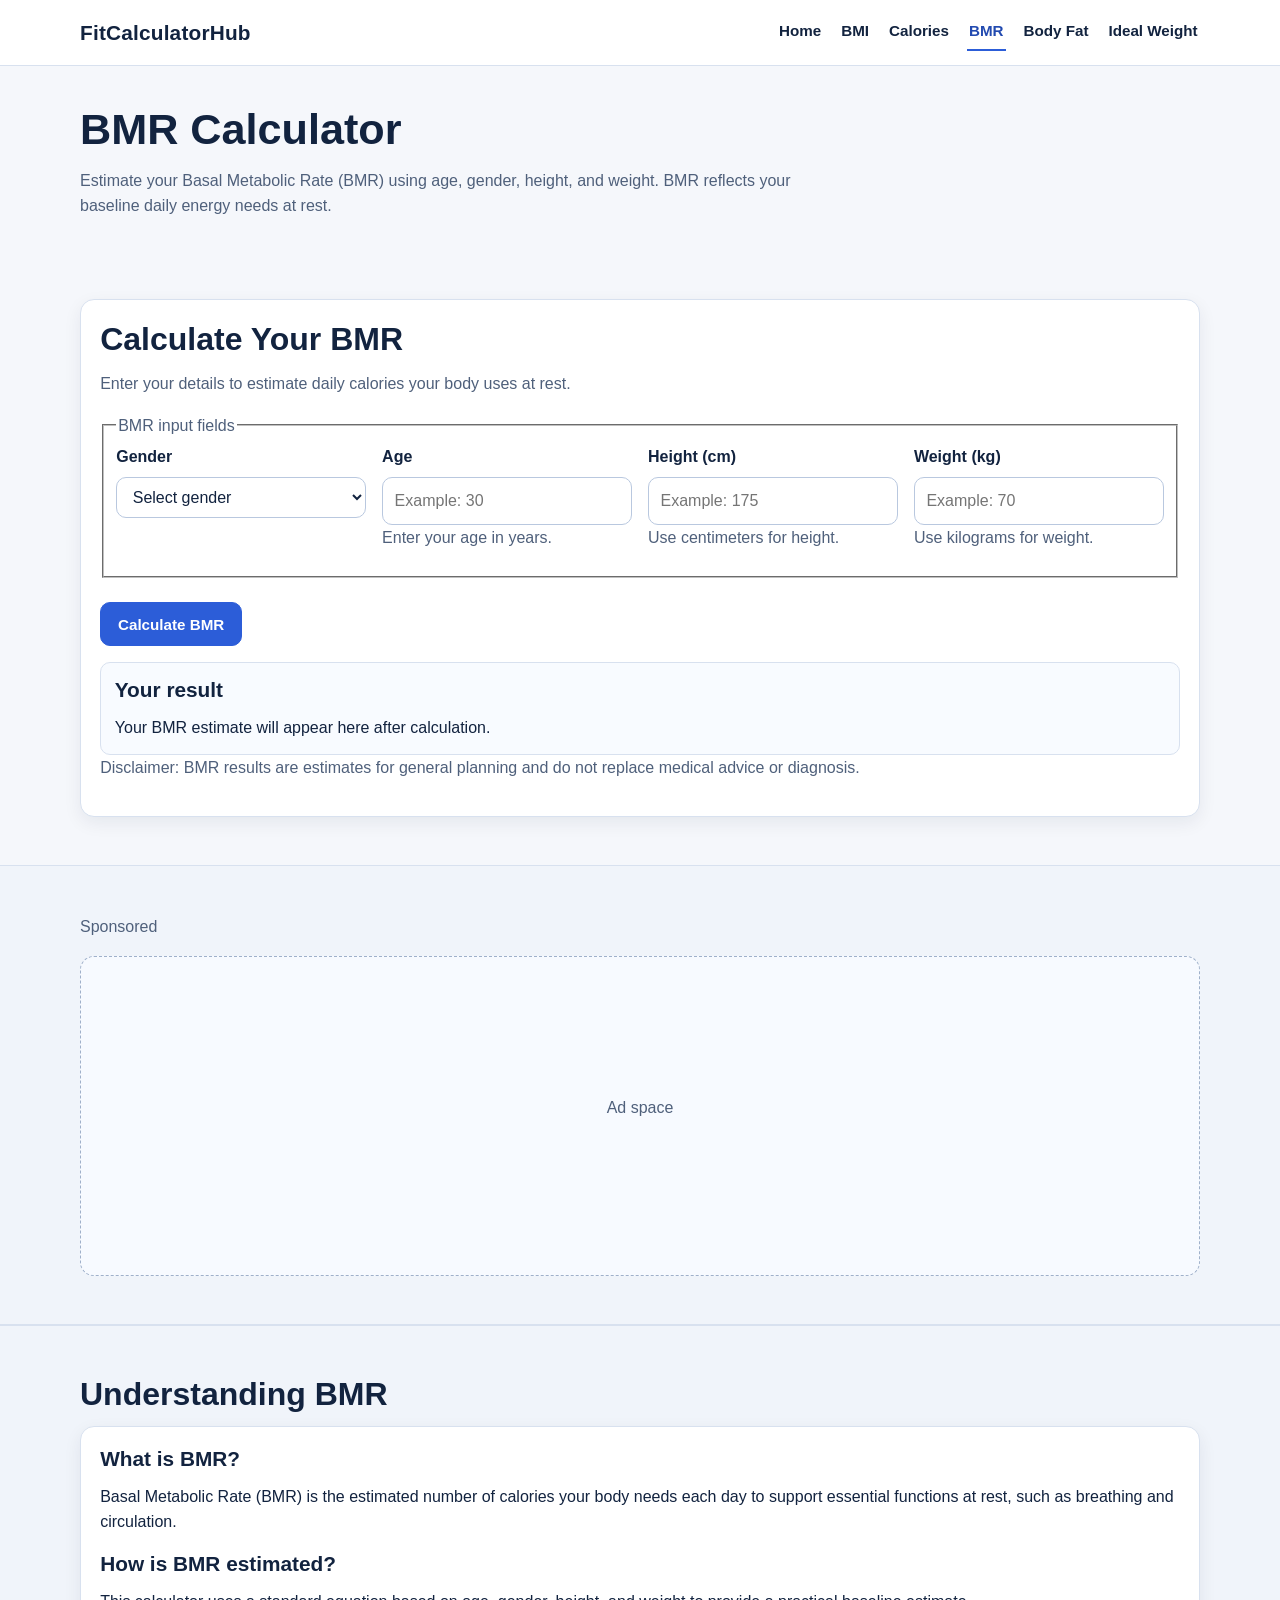
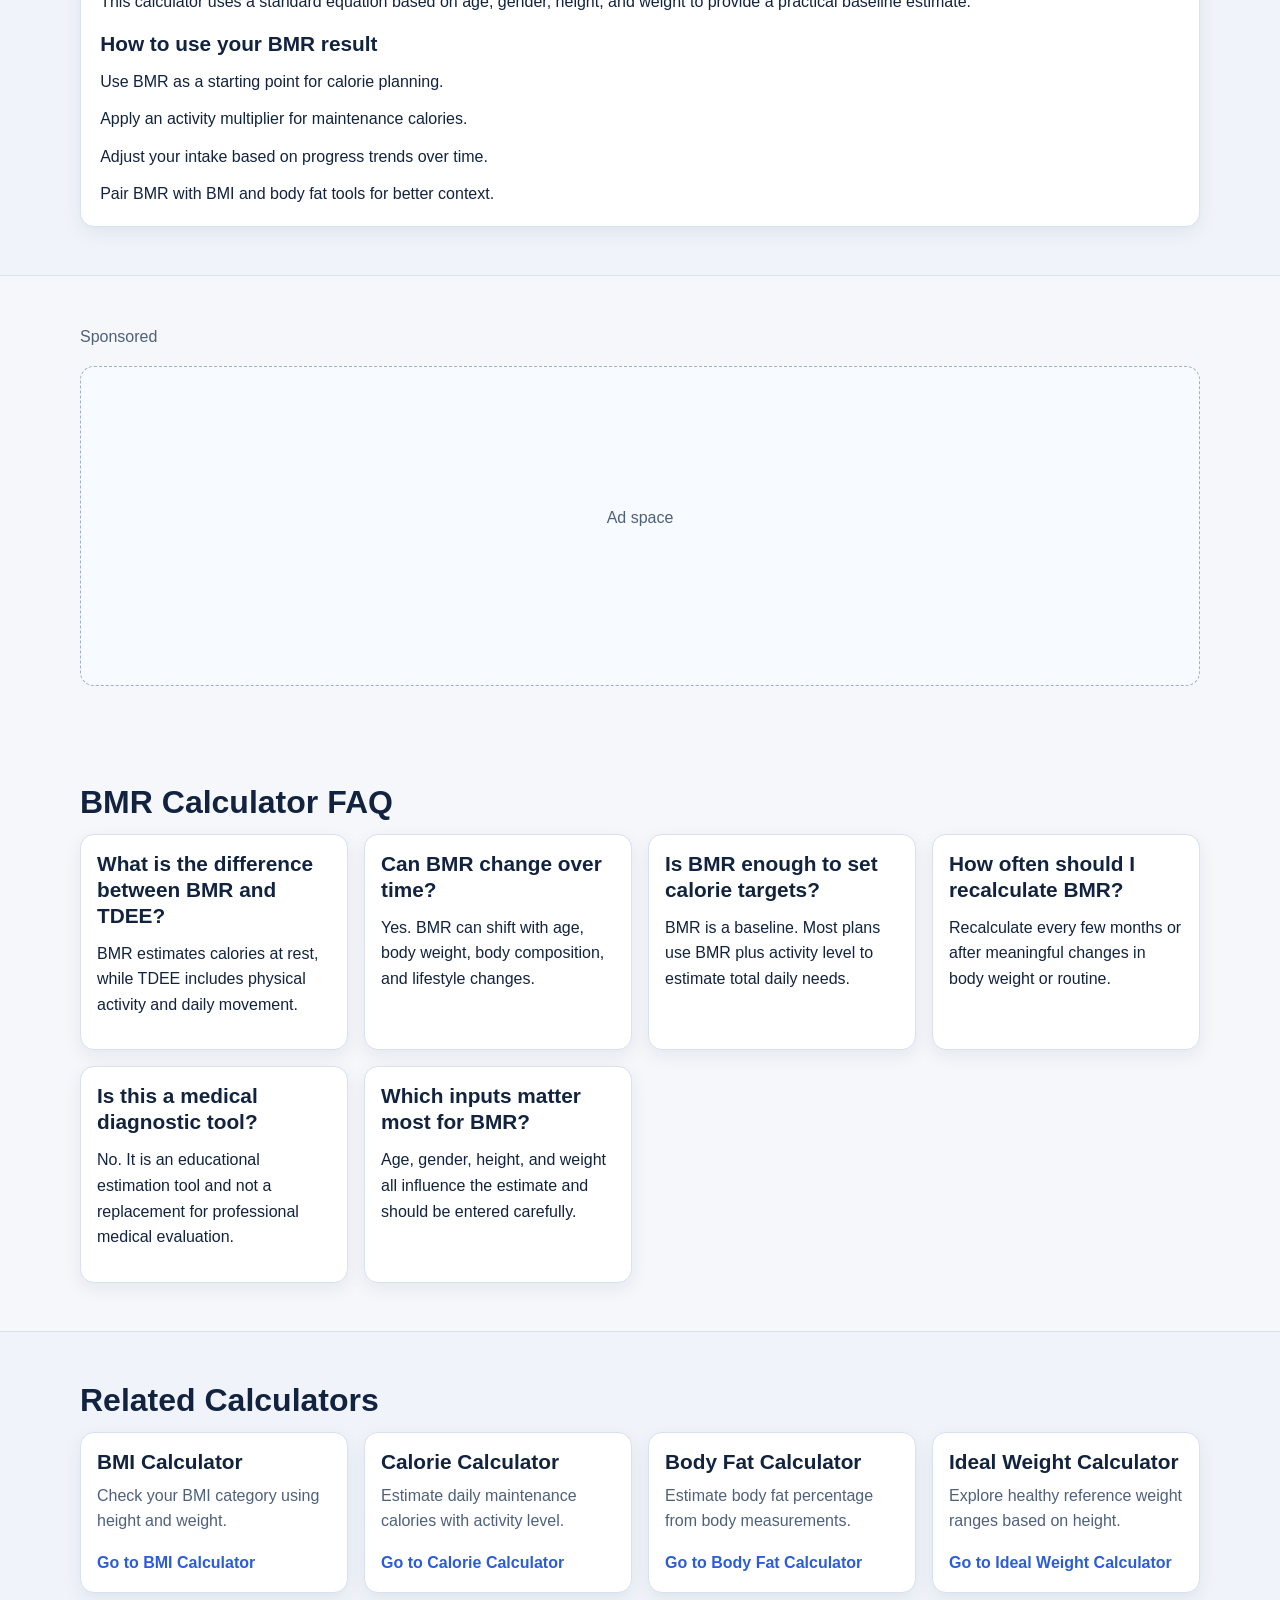
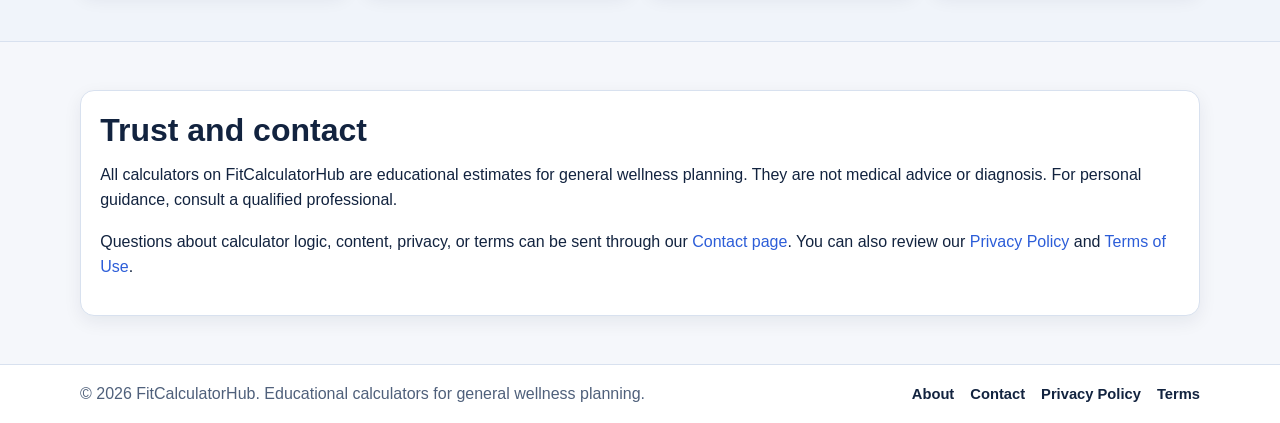
<file: bmr-calculator.html>
<!doctype html>
<html lang="en">
<head>
  <!-- Performance hints (mobile/LCP) -->
  <link rel="preconnect" href="https://www.googletagmanager.com" crossorigin>
  <link rel="preconnect" href="https://pagead2.googlesyndication.com" crossorigin>
  <link rel="preconnect" href="https://www.google-analytics.com" crossorigin>
  <link rel="preconnect" href="https://googleads.g.doubleclick.net" crossorigin>
  <!-- Google Tag Manager -->
  <script>(function(w,d,s,l,i){w[l]=w[l]||[];w[l].push({'gtm.start':
  new Date().getTime(),event:'gtm.js'});var f=d.getElementsByTagName(s)[0],
  j=d.createElement(s),dl=l!='dataLayer'?'&l='+l:'';j.async=true;j.src=
  'https://www.googletagmanager.com/gtm.js?id='+i+dl;f.parentNode.insertBefore(j,f);
  })(window,document,'script','dataLayer','GTM-KGV9C5C3');</script>
  <!-- End Google Tag Manager -->
  <meta charset="UTF-8">
  <meta name="viewport" content="width=device-width, initial-scale=1.0">
  <title>BMR Calculator | Basal Metabolic Rate Estimator | FitCalculatorHub</title>
  <meta name="description" content="Use FitCalculatorHub's BMR Calculator to estimate your Basal Metabolic Rate with age, sex, height, and weight. Learn how BMR works and how to use it for nutrition planning.">
  <meta name="robots" content="index, follow">
  <link rel="canonical" href="https://fitcalculatorhub.com/bmr-calculator.html">
  <meta property="og:title" content="BMR Calculator | FitCalculatorHub">
  <meta property="og:description" content="Estimate your basal metabolic rate and understand your baseline daily energy needs.">
  <meta property="og:type" content="website">
  <meta property="og:url" content="https://fitcalculatorhub.com/bmr-calculator.html">
  <link rel="manifest" href="manifest.json">
  <meta name="twitter:card" content="summary_large_image">
  <script async src="https://pagead2.googlesyndication.com/pagead/js/adsbygoogle.js?client=ca-pub-7502486843743422" crossorigin="anonymous"></script>
  <link rel="stylesheet" href="css/style.css">
</head>
<body class="page page--calculator page--bmr">
  <!-- Google Tag Manager (noscript) -->
  <noscript><iframe src="https://www.googletagmanager.com/ns.html?id=GTM-KGV9C5C3"
  height="0" width="0" style="display:none;visibility:hidden"></iframe></noscript>
  <!-- End Google Tag Manager (noscript) -->
  <header class="site-header" role="banner">
    <div class="container site-header__inner">
      <a class="site-logo" href="index.html" aria-label="FitCalculatorHub home">FitCalculatorHub</a>
      <button class="menu-toggle" type="button" aria-expanded="false" aria-controls="primary-nav">Menu</button>
      <nav id="primary-nav" class="main-nav nav-primary" aria-label="Primary navigation">
        <ul class="nav-primary__list">
          <li class="nav-primary__item"><a class="nav-primary__link" href="index.html">Home</a></li>
          <li class="nav-primary__item"><a class="nav-primary__link" href="bmi-calculator.html">BMI</a></li>
          <li class="nav-primary__item"><a class="nav-primary__link" href="calorie-calculator.html">Calories</a></li>
          <li class="nav-primary__item"><a class="nav-primary__link" href="bmr-calculator.html" aria-current="page">BMR</a></li>
          <li class="nav-primary__item"><a class="nav-primary__link" href="body-fat-calculator.html">Body Fat</a></li>
          <li class="nav-primary__item"><a class="nav-primary__link" href="ideal-weight-calculator.html">Ideal Weight</a></li>
        </ul>
      </nav>
    </div>
  </header>

  <main class="main-content" id="main-content">
    <section class="page-hero" aria-labelledby="bmr-page-title">
      <div class="container">
        <h1 id="bmr-page-title">BMR Calculator</h1>
        <p>Estimate your Basal Metabolic Rate (BMR) using age, gender, height, and weight. BMR reflects your baseline daily energy needs at rest.</p>
      </div>
    </section>

    <section class="section" aria-labelledby="bmr-calculator-title">
      <div class="container">
        <article class="calculator-box">
          <h2 id="bmr-calculator-title">Calculate Your BMR</h2>
          <p id="bmr-form-help" class="section-intro">Enter your details to estimate daily calories your body uses at rest.</p>

          <form id="bmr-form" class="calculator-form" aria-describedby="bmr-form-help bmr-disclaimer" novalidate>
            <fieldset>
              <legend class="u-text-muted">BMR input fields</legend>
              <div class="form-grid">
                <div>
                  <label for="bmr-sex">Gender</label>
                  <select id="bmr-sex" name="bmr-sex" required>
                    <option value="">Select gender</option>
                    <option value="male">Male</option>
                    <option value="female">Female</option>
                  </select>
                </div>
                <div>
                  <label for="bmr-age">Age</label>
                  <input id="bmr-age" name="bmr-age" type="number" min="14" max="100" step="1" placeholder="Example: 30" inputmode="numeric" required aria-describedby="bmr-age-help">
                  <p id="bmr-age-help" class="u-text-muted">Enter your age in years.</p>
                </div>
                <div>
                  <label for="bmr-height">Height (cm)</label>
                  <input id="bmr-height" name="bmr-height" type="number" min="120" max="230" step="0.1" placeholder="Example: 175" inputmode="decimal" required aria-describedby="bmr-height-help">
                  <p id="bmr-height-help" class="u-text-muted">Use centimeters for height.</p>
                </div>
                <div>
                  <label for="bmr-weight">Weight (kg)</label>
                  <input id="bmr-weight" name="bmr-weight" type="number" min="30" max="300" step="0.1" placeholder="Example: 70" inputmode="decimal" required aria-describedby="bmr-weight-help">
                  <p id="bmr-weight-help" class="u-text-muted">Use kilograms for weight.</p>
                </div>
              </div>
            </fieldset>

            <div class="home-hero__actions">
              <button class="btn btn-primary" type="submit" id="bmr-submit">Calculate BMR</button>
            </div>

            <section class="result" aria-labelledby="bmr-result-title" aria-live="polite">
              <h3 id="bmr-result-title">Your result</h3>
              <output id="bmr-result">Your BMR estimate will appear here after calculation.</output>
            </section>
          </form>

          <p id="bmr-disclaimer" class="u-text-muted">Disclaimer: BMR results are estimates for general planning and do not replace medical advice or diagnosis.</p>
        </article>
      </div>
    </section>

    <section class="section surface" aria-label="Sponsored placement after calculator">
      <div class="container">
        <p class="section-intro">Sponsored</p>
        <aside class="ad-slot" role="complementary" aria-label="Advertisement area after calculator">
          <p>Ad space</p>
        </aside>
      </div>
    </section>

    <section class="section surface" aria-labelledby="bmr-guide-title">
      <div class="container">
        <h2 id="bmr-guide-title">Understanding BMR</h2>
        <div class="content-box">
          <h3>What is BMR?</h3>
          <p>Basal Metabolic Rate (BMR) is the estimated number of calories your body needs each day to support essential functions at rest, such as breathing and circulation.</p>

          <h3>How is BMR estimated?</h3>
          <p>This calculator uses a standard equation based on age, gender, height, and weight to provide a practical baseline estimate.</p>

          <h3>How to use your BMR result</h3>
          <ul class="feature-list">
            <li>Use BMR as a starting point for calorie planning.</li>
            <li>Apply an activity multiplier for maintenance calories.</li>
            <li>Adjust your intake based on progress trends over time.</li>
            <li>Pair BMR with BMI and body fat tools for better context.</li>
          </ul>
        </div>
      </div>
    </section>

    <section class="section" aria-label="Sponsored placement after content">
      <div class="container">
        <p class="section-intro">Sponsored</p>
        <aside class="ad-slot" role="complementary" aria-label="Advertisement area after content">
          <p>Ad space</p>
        </aside>
      </div>
    </section>

    <section class="section" aria-labelledby="bmr-faq-title">
      <div class="container">
        <h2 id="bmr-faq-title">BMR Calculator FAQ</h2>
        <div class="card-grid">
          <article class="card">
            <h3>What is the difference between BMR and TDEE?</h3>
            <p>BMR estimates calories at rest, while TDEE includes physical activity and daily movement.</p>
          </article>
          <article class="card">
            <h3>Can BMR change over time?</h3>
            <p>Yes. BMR can shift with age, body weight, body composition, and lifestyle changes.</p>
          </article>
          <article class="card">
            <h3>Is BMR enough to set calorie targets?</h3>
            <p>BMR is a baseline. Most plans use BMR plus activity level to estimate total daily needs.</p>
          </article>
          <article class="card">
            <h3>How often should I recalculate BMR?</h3>
            <p>Recalculate every few months or after meaningful changes in body weight or routine.</p>
          </article>
          <article class="card">
            <h3>Is this a medical diagnostic tool?</h3>
            <p>No. It is an educational estimation tool and not a replacement for professional medical evaluation.</p>
          </article>
          <article class="card">
            <h3>Which inputs matter most for BMR?</h3>
            <p>Age, gender, height, and weight all influence the estimate and should be entered carefully.</p>
          </article>
        </div>
      </div>
    </section>

    <section class="section surface" aria-labelledby="related-calculators-title">
      <div class="container">
        <h2 id="related-calculators-title">Related Calculators</h2>
        <div class="card-grid">
          <article class="card calculator-card">
            <h3 class="calculator-card__title">BMI Calculator</h3>
            <p class="calculator-card__text">Check your BMI category using height and weight.</p>
            <a class="calculator-card__link" href="bmi-calculator.html">Go to BMI Calculator</a>
          </article>
          <article class="card calculator-card">
            <h3 class="calculator-card__title">Calorie Calculator</h3>
            <p class="calculator-card__text">Estimate daily maintenance calories with activity level.</p>
            <a class="calculator-card__link" href="calorie-calculator.html">Go to Calorie Calculator</a>
          </article>
          <article class="card calculator-card">
            <h3 class="calculator-card__title">Body Fat Calculator</h3>
            <p class="calculator-card__text">Estimate body fat percentage from body measurements.</p>
            <a class="calculator-card__link" href="body-fat-calculator.html">Go to Body Fat Calculator</a>
          </article>
          <article class="card calculator-card">
            <h3 class="calculator-card__title">Ideal Weight Calculator</h3>
            <p class="calculator-card__text">Explore healthy reference weight ranges based on height.</p>
            <a class="calculator-card__link" href="ideal-weight-calculator.html">Go to Ideal Weight Calculator</a>
          </article>
        </div>
      </div>
    </section>
    <section class="section" aria-labelledby="trust-contact-title">
      <div class="container">
        <article class="content-box">
          <h2 id="trust-contact-title">Trust and contact</h2>
          <p>All calculators on FitCalculatorHub are educational estimates for general wellness planning. They are not medical advice or diagnosis. For personal guidance, consult a qualified professional.</p>
          <p>Questions about calculator logic, content, privacy, or terms can be sent through our <a href="contact.html">Contact page</a>. You can also review our <a href="privacy-policy.html">Privacy Policy</a> and <a href="terms.html">Terms of Use</a>.</p>
        </article>
      </div>
    </section>

  </main>

  <footer class="site-footer" role="contentinfo">
    <div class="container site-footer__inner">
      <p class="site-footer__copy">&copy; 2026 FitCalculatorHub. Educational calculators for general wellness planning.</p>
      <nav class="footer-nav" aria-label="Footer navigation">
        <ul class="footer-nav__list">
          <li class="footer-nav__item"><a class="footer-nav__link" href="about.html">About</a></li>
          <li class="footer-nav__item"><a class="footer-nav__link" href="contact.html">Contact</a></li>
          <li class="footer-nav__item"><a class="footer-nav__link" href="privacy-policy.html">Privacy Policy</a></li>
          <li class="footer-nav__item"><a class="footer-nav__link" href="terms.html">Terms</a></li>
        </ul>
      </nav>
    </div>
  </footer>

  <script src="js/main.js"></script>
</body>
</html>
</file>
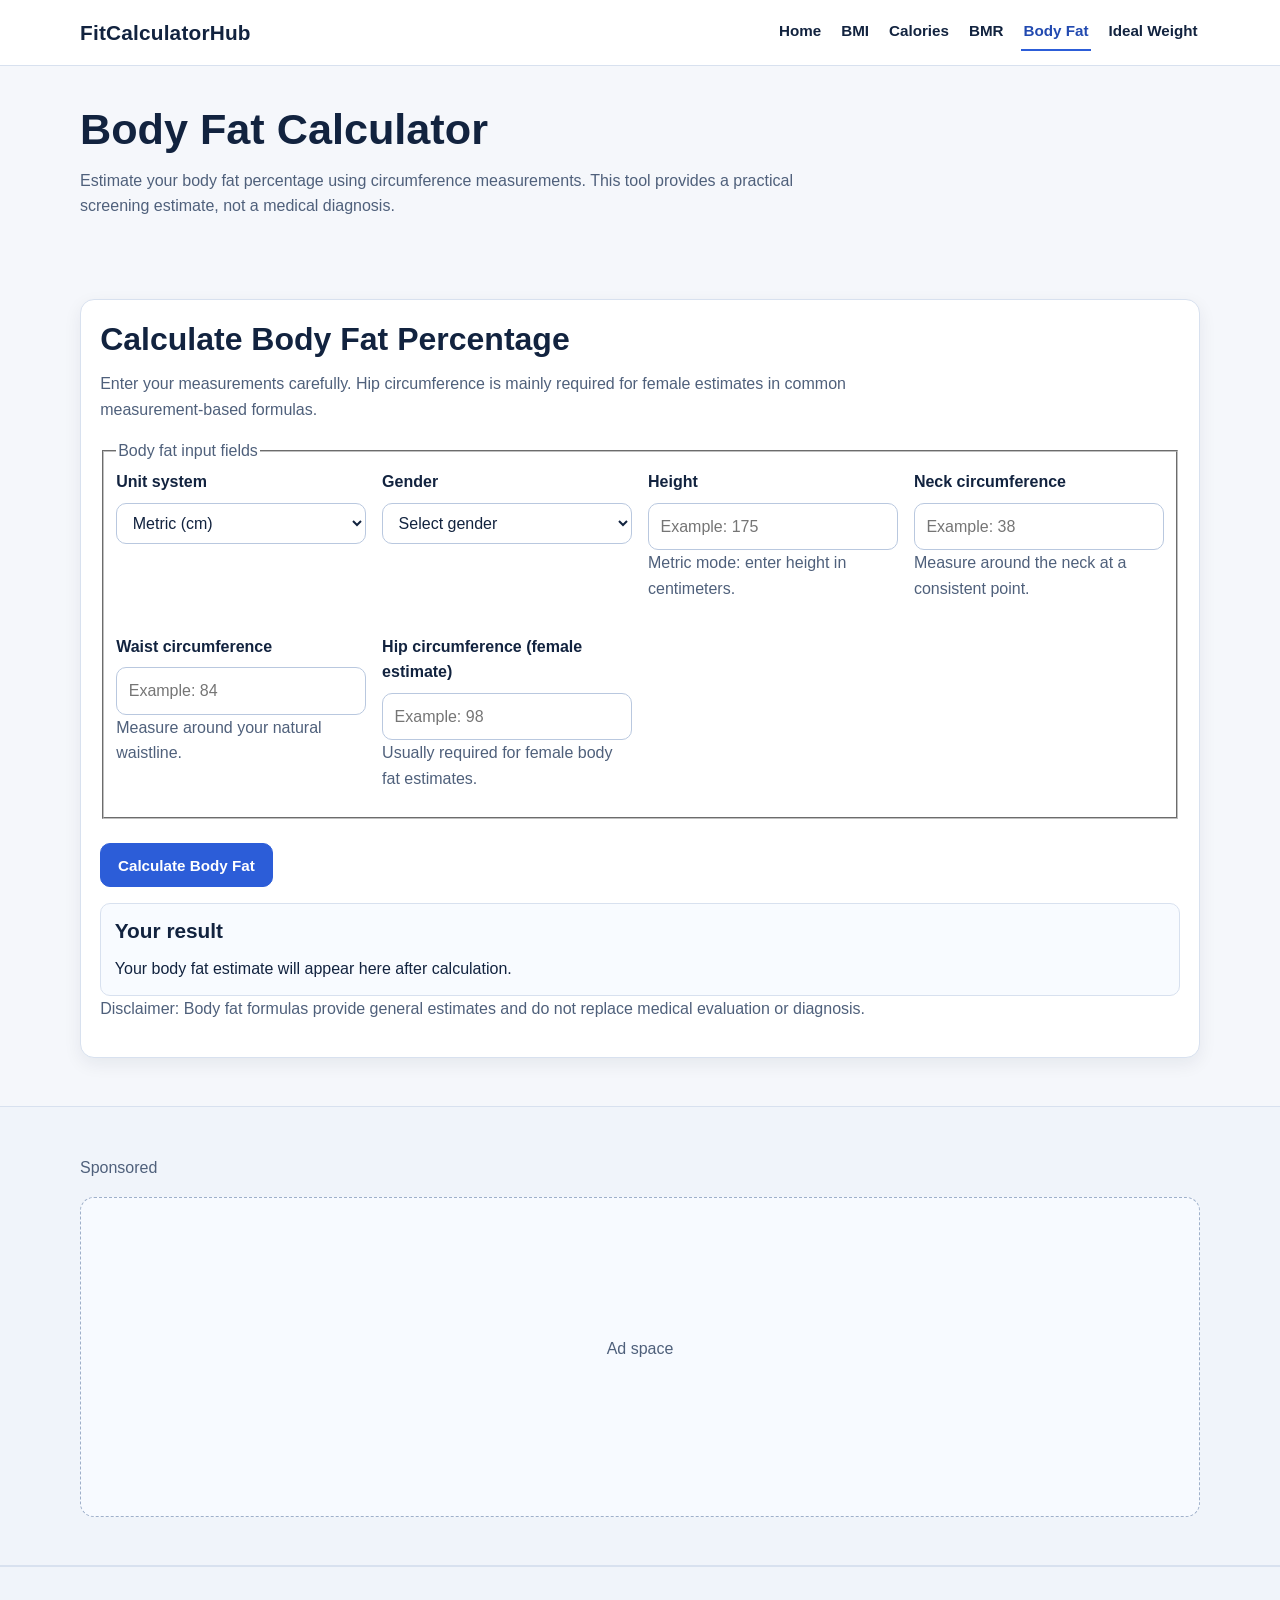
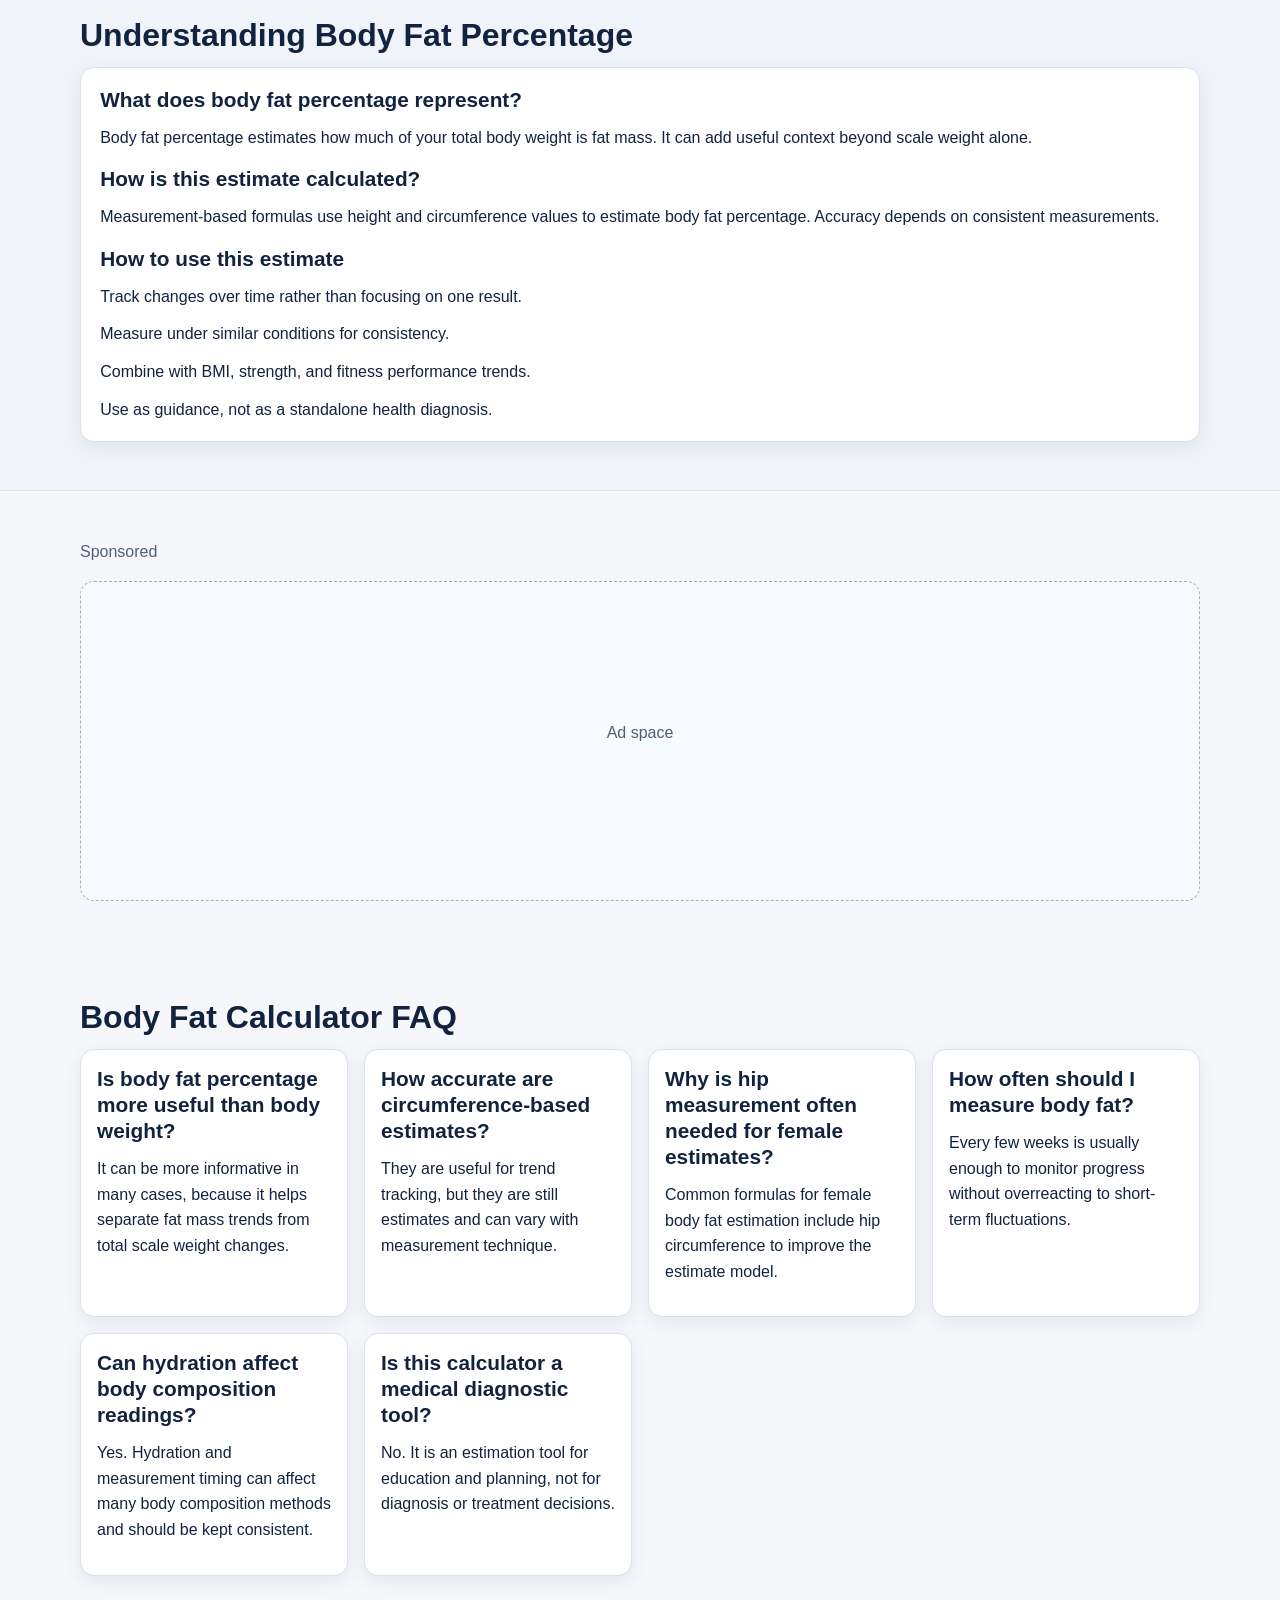
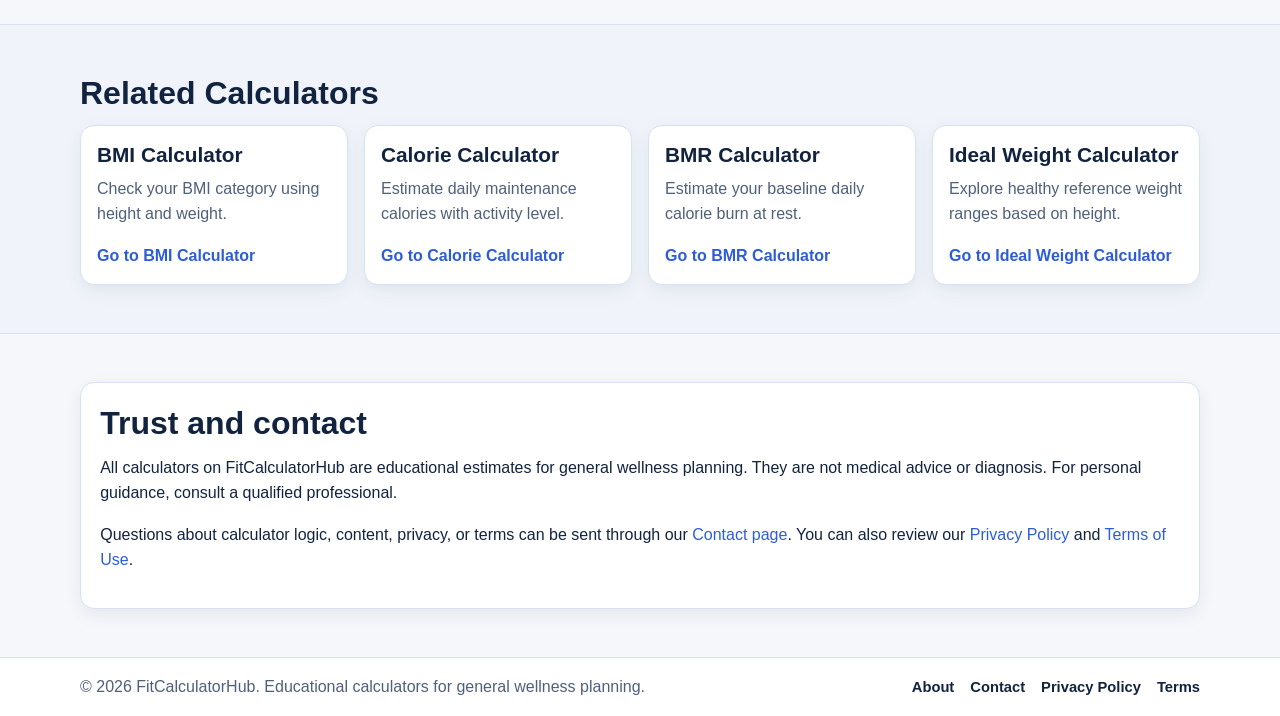
<file: body-fat-calculator.html>
<!doctype html>
<html lang="en">
<head>
  <!-- Performance hints (mobile/LCP) -->
  <link rel="preconnect" href="https://www.googletagmanager.com" crossorigin>
  <link rel="preconnect" href="https://pagead2.googlesyndication.com" crossorigin>
  <link rel="preconnect" href="https://www.google-analytics.com" crossorigin>
  <link rel="preconnect" href="https://googleads.g.doubleclick.net" crossorigin>
  <!-- Google Tag Manager -->
  <script>(function(w,d,s,l,i){w[l]=w[l]||[];w[l].push({'gtm.start':
  new Date().getTime(),event:'gtm.js'});var f=d.getElementsByTagName(s)[0],
  j=d.createElement(s),dl=l!='dataLayer'?'&l='+l:'';j.async=true;j.src=
  'https://www.googletagmanager.com/gtm.js?id='+i+dl;f.parentNode.insertBefore(j,f);
  })(window,document,'script','dataLayer','GTM-KGV9C5C3');</script>
  <!-- End Google Tag Manager -->
  <meta charset="UTF-8">
  <meta name="viewport" content="width=device-width, initial-scale=1.0">
  <title>Body Fat Calculator | Body Fat Percentage Estimate | FitCalculatorHub</title>
  <meta name="description" content="Use FitCalculatorHub's Body Fat Calculator to estimate body fat percentage from height and circumference measurements. Includes male and female input options.">
  <meta name="robots" content="index, follow">
  <link rel="canonical" href="https://fitcalculatorhub.com/body-fat-calculator.html">
  <meta property="og:title" content="Body Fat Calculator | FitCalculatorHub">
  <meta property="og:description" content="Estimate body fat percentage using standard measurement-based formulas.">
  <meta property="og:type" content="website">
  <meta property="og:url" content="https://fitcalculatorhub.com/body-fat-calculator.html">
  <link rel="manifest" href="manifest.json">
  <meta name="twitter:card" content="summary_large_image">
  <script async src="https://pagead2.googlesyndication.com/pagead/js/adsbygoogle.js?client=ca-pub-7502486843743422" crossorigin="anonymous"></script>
  <link rel="stylesheet" href="css/style.css">
</head>
<body class="page page--calculator page--body-fat">
  <!-- Google Tag Manager (noscript) -->
  <noscript><iframe src="https://www.googletagmanager.com/ns.html?id=GTM-KGV9C5C3"
  height="0" width="0" style="display:none;visibility:hidden"></iframe></noscript>
  <!-- End Google Tag Manager (noscript) -->
  <header class="site-header" role="banner">
    <div class="container site-header__inner">
      <a class="site-logo" href="index.html" aria-label="FitCalculatorHub home">FitCalculatorHub</a>
      <button class="menu-toggle" type="button" aria-expanded="false" aria-controls="primary-nav">Menu</button>
      <nav id="primary-nav" class="main-nav nav-primary" aria-label="Primary navigation">
        <ul class="nav-primary__list">
          <li class="nav-primary__item"><a class="nav-primary__link" href="index.html">Home</a></li>
          <li class="nav-primary__item"><a class="nav-primary__link" href="bmi-calculator.html">BMI</a></li>
          <li class="nav-primary__item"><a class="nav-primary__link" href="calorie-calculator.html">Calories</a></li>
          <li class="nav-primary__item"><a class="nav-primary__link" href="bmr-calculator.html">BMR</a></li>
          <li class="nav-primary__item"><a class="nav-primary__link" href="body-fat-calculator.html" aria-current="page">Body Fat</a></li>
          <li class="nav-primary__item"><a class="nav-primary__link" href="ideal-weight-calculator.html">Ideal Weight</a></li>
        </ul>
      </nav>
    </div>
  </header>

  <main class="main-content" id="main-content">
    <section class="page-hero" aria-labelledby="body-fat-page-title">
      <div class="container">
        <h1 id="body-fat-page-title">Body Fat Calculator</h1>
        <p>Estimate your body fat percentage using circumference measurements. This tool provides a practical screening estimate, not a medical diagnosis.</p>
      </div>
    </section>

    <section class="section" aria-labelledby="body-fat-calculator-title">
      <div class="container">
        <article class="calculator-box">
          <h2 id="body-fat-calculator-title">Calculate Body Fat Percentage</h2>
          <p id="body-fat-form-help" class="section-intro">Enter your measurements carefully. Hip circumference is mainly required for female estimates in common measurement-based formulas.</p>

          <form id="body-fat-form" class="calculator-form" aria-describedby="body-fat-form-help body-fat-disclaimer" novalidate>
            <fieldset>
              <legend class="u-text-muted">Body fat input fields</legend>
              <div class="form-grid">
                <div>
                  <label for="bf-unit">Unit system</label>
                  <select id="bf-unit" name="bf-unit">
                    <option value="metric" selected>Metric (cm)</option>
                    <option value="imperial">Imperial (in)</option>
                  </select>
                </div>
                <div>
                  <label for="bf-sex">Gender</label>
                  <select id="bf-sex" name="bf-sex" required>
                    <option value="">Select gender</option>
                    <option value="male">Male</option>
                    <option value="female">Female</option>
                  </select>
                </div>
                <div>
                  <label for="bf-height">Height</label>
                  <input id="bf-height" name="bf-height" type="number" min="120" max="230" step="0.1" placeholder="Example: 175" inputmode="decimal" required aria-describedby="bf-height-help">
                  <p id="bf-height-help" class="u-text-muted">Metric mode: enter height in centimeters.</p>
                </div>
                <div>
                  <label for="bf-neck">Neck circumference</label>
                  <input id="bf-neck" name="bf-neck" type="number" min="20" max="70" step="0.1" placeholder="Example: 38" inputmode="decimal" required aria-describedby="bf-neck-help">
                  <p id="bf-neck-help" class="u-text-muted">Measure around the neck at a consistent point.</p>
                </div>
                <div>
                  <label for="bf-waist">Waist circumference</label>
                  <input id="bf-waist" name="bf-waist" type="number" min="30" max="180" step="0.1" placeholder="Example: 84" inputmode="decimal" required aria-describedby="bf-waist-help">
                  <p id="bf-waist-help" class="u-text-muted">Measure around your natural waistline.</p>
                </div>
                <div>
                  <label for="bf-hip">Hip circumference (female estimate)</label>
                  <input id="bf-hip" name="bf-hip" type="number" min="30" max="200" step="0.1" placeholder="Example: 98" inputmode="decimal" aria-describedby="bf-hip-help">
                  <p id="bf-hip-help" class="u-text-muted">Usually required for female body fat estimates.</p>
                </div>
              </div>
            </fieldset>

            <div class="home-hero__actions">
              <button class="btn btn-primary" type="submit" id="body-fat-submit">Calculate Body Fat</button>
            </div>

            <section class="result" aria-labelledby="body-fat-result-title" aria-live="polite">
              <h3 id="body-fat-result-title">Your result</h3>
              <output id="body-fat-result">Your body fat estimate will appear here after calculation.</output>
            </section>
          </form>

          <p id="body-fat-disclaimer" class="u-text-muted">Disclaimer: Body fat formulas provide general estimates and do not replace medical evaluation or diagnosis.</p>
        </article>
      </div>
    </section>

    <section class="section surface" aria-label="Sponsored placement after calculator">
      <div class="container">
        <p class="section-intro">Sponsored</p>
        <aside class="ad-slot" role="complementary" aria-label="Advertisement area after calculator">
          <p>Ad space</p>
        </aside>
      </div>
    </section>

    <section class="section surface" aria-labelledby="body-fat-guide-title">
      <div class="container">
        <h2 id="body-fat-guide-title">Understanding Body Fat Percentage</h2>
        <div class="content-box">
          <h3>What does body fat percentage represent?</h3>
          <p>Body fat percentage estimates how much of your total body weight is fat mass. It can add useful context beyond scale weight alone.</p>

          <h3>How is this estimate calculated?</h3>
          <p>Measurement-based formulas use height and circumference values to estimate body fat percentage. Accuracy depends on consistent measurements.</p>

          <h3>How to use this estimate</h3>
          <ul class="feature-list">
            <li>Track changes over time rather than focusing on one result.</li>
            <li>Measure under similar conditions for consistency.</li>
            <li>Combine with BMI, strength, and fitness performance trends.</li>
            <li>Use as guidance, not as a standalone health diagnosis.</li>
          </ul>
        </div>
      </div>
    </section>

    <section class="section" aria-label="Sponsored placement after content">
      <div class="container">
        <p class="section-intro">Sponsored</p>
        <aside class="ad-slot" role="complementary" aria-label="Advertisement area after content">
          <p>Ad space</p>
        </aside>
      </div>
    </section>

    <section class="section" aria-labelledby="body-fat-faq-title">
      <div class="container">
        <h2 id="body-fat-faq-title">Body Fat Calculator FAQ</h2>
        <div class="card-grid">
          <article class="card">
            <h3>Is body fat percentage more useful than body weight?</h3>
            <p>It can be more informative in many cases, because it helps separate fat mass trends from total scale weight changes.</p>
          </article>
          <article class="card">
            <h3>How accurate are circumference-based estimates?</h3>
            <p>They are useful for trend tracking, but they are still estimates and can vary with measurement technique.</p>
          </article>
          <article class="card">
            <h3>Why is hip measurement often needed for female estimates?</h3>
            <p>Common formulas for female body fat estimation include hip circumference to improve the estimate model.</p>
          </article>
          <article class="card">
            <h3>How often should I measure body fat?</h3>
            <p>Every few weeks is usually enough to monitor progress without overreacting to short-term fluctuations.</p>
          </article>
          <article class="card">
            <h3>Can hydration affect body composition readings?</h3>
            <p>Yes. Hydration and measurement timing can affect many body composition methods and should be kept consistent.</p>
          </article>
          <article class="card">
            <h3>Is this calculator a medical diagnostic tool?</h3>
            <p>No. It is an estimation tool for education and planning, not for diagnosis or treatment decisions.</p>
          </article>
        </div>
      </div>
    </section>

    <section class="section surface" aria-labelledby="related-calculators-title">
      <div class="container">
        <h2 id="related-calculators-title">Related Calculators</h2>
        <div class="card-grid">
          <article class="card calculator-card">
            <h3 class="calculator-card__title">BMI Calculator</h3>
            <p class="calculator-card__text">Check your BMI category using height and weight.</p>
            <a class="calculator-card__link" href="bmi-calculator.html">Go to BMI Calculator</a>
          </article>
          <article class="card calculator-card">
            <h3 class="calculator-card__title">Calorie Calculator</h3>
            <p class="calculator-card__text">Estimate daily maintenance calories with activity level.</p>
            <a class="calculator-card__link" href="calorie-calculator.html">Go to Calorie Calculator</a>
          </article>
          <article class="card calculator-card">
            <h3 class="calculator-card__title">BMR Calculator</h3>
            <p class="calculator-card__text">Estimate your baseline daily calorie burn at rest.</p>
            <a class="calculator-card__link" href="bmr-calculator.html">Go to BMR Calculator</a>
          </article>
          <article class="card calculator-card">
            <h3 class="calculator-card__title">Ideal Weight Calculator</h3>
            <p class="calculator-card__text">Explore healthy reference weight ranges based on height.</p>
            <a class="calculator-card__link" href="ideal-weight-calculator.html">Go to Ideal Weight Calculator</a>
          </article>
        </div>
      </div>
    </section>
    <section class="section" aria-labelledby="trust-contact-title">
      <div class="container">
        <article class="content-box">
          <h2 id="trust-contact-title">Trust and contact</h2>
          <p>All calculators on FitCalculatorHub are educational estimates for general wellness planning. They are not medical advice or diagnosis. For personal guidance, consult a qualified professional.</p>
          <p>Questions about calculator logic, content, privacy, or terms can be sent through our <a href="contact.html">Contact page</a>. You can also review our <a href="privacy-policy.html">Privacy Policy</a> and <a href="terms.html">Terms of Use</a>.</p>
        </article>
      </div>
    </section>

  </main>

  <footer class="site-footer" role="contentinfo">
    <div class="container site-footer__inner">
      <p class="site-footer__copy">&copy; 2026 FitCalculatorHub. Educational calculators for general wellness planning.</p>
      <nav class="footer-nav" aria-label="Footer navigation">
        <ul class="footer-nav__list">
          <li class="footer-nav__item"><a class="footer-nav__link" href="about.html">About</a></li>
          <li class="footer-nav__item"><a class="footer-nav__link" href="contact.html">Contact</a></li>
          <li class="footer-nav__item"><a class="footer-nav__link" href="privacy-policy.html">Privacy Policy</a></li>
          <li class="footer-nav__item"><a class="footer-nav__link" href="terms.html">Terms</a></li>
        </ul>
      </nav>
    </div>
  </footer>

  <script src="js/main.js"></script>
</body>
</html>
</file>
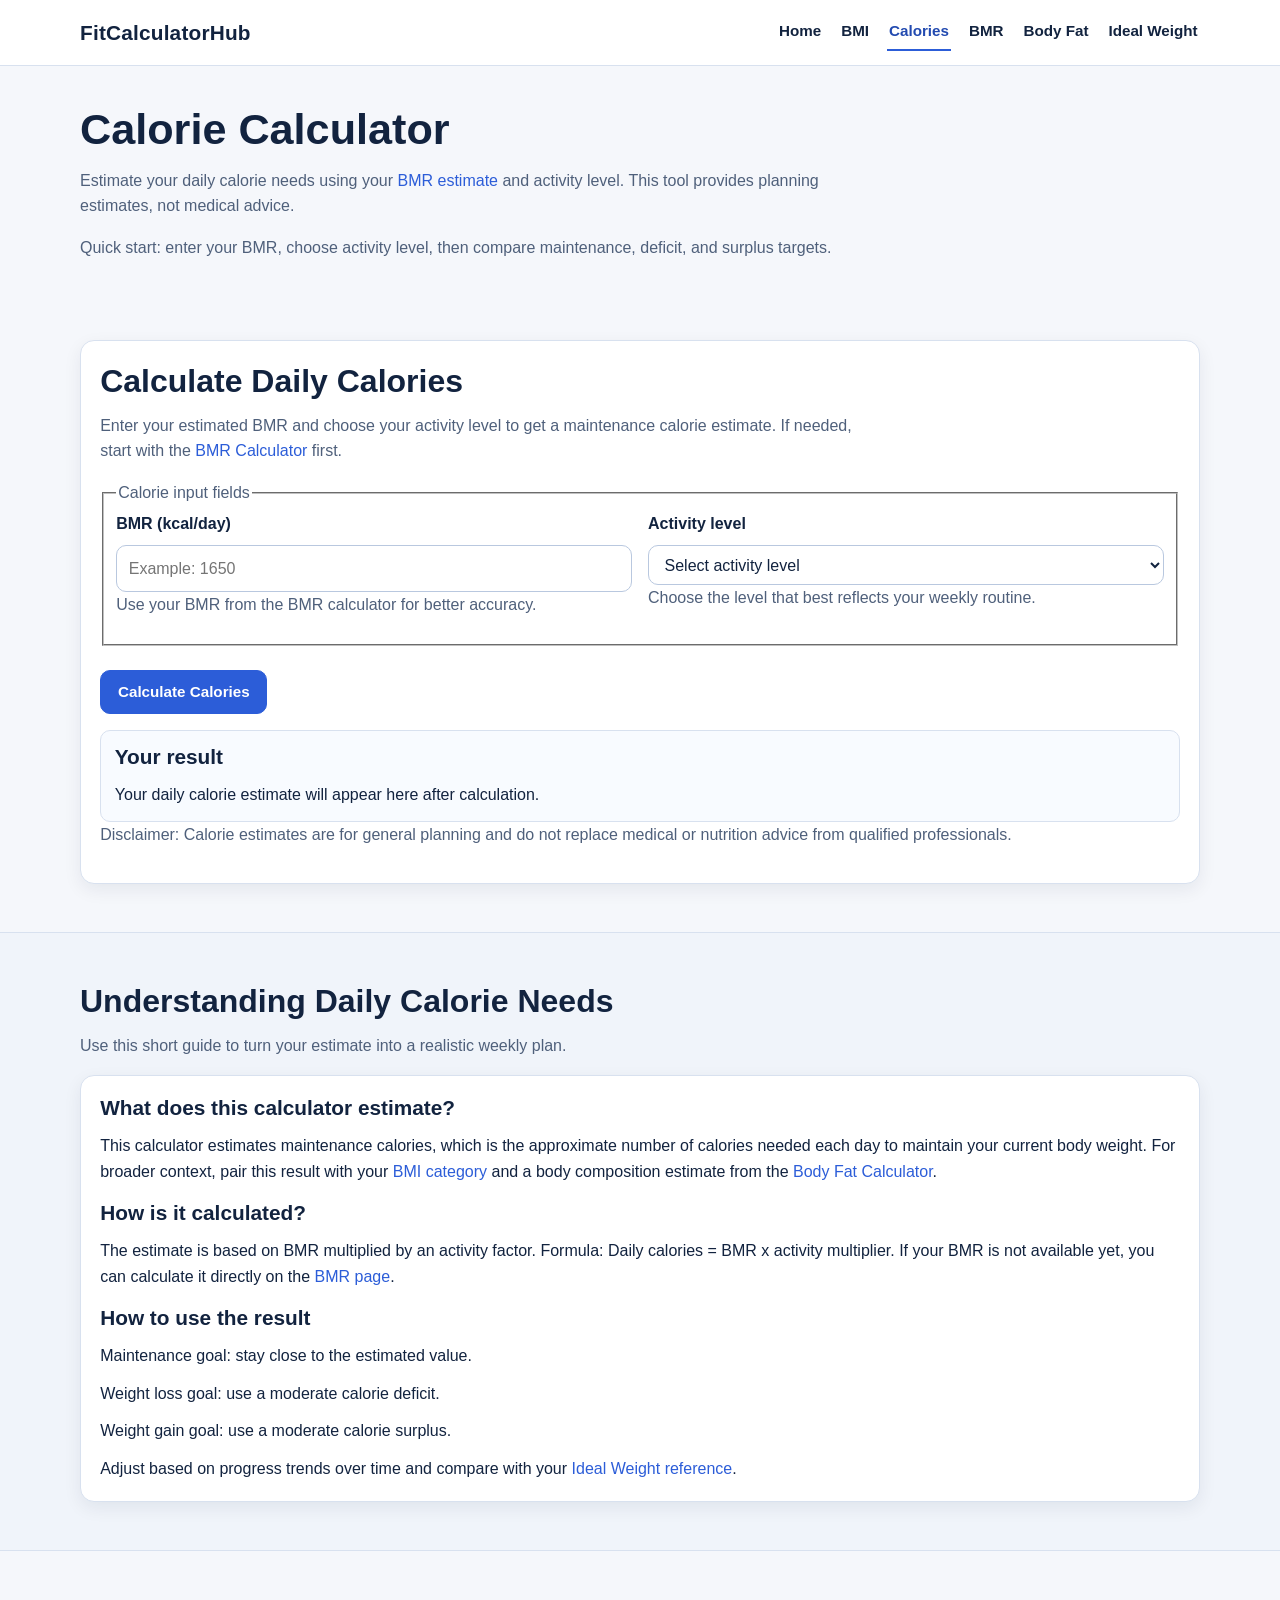
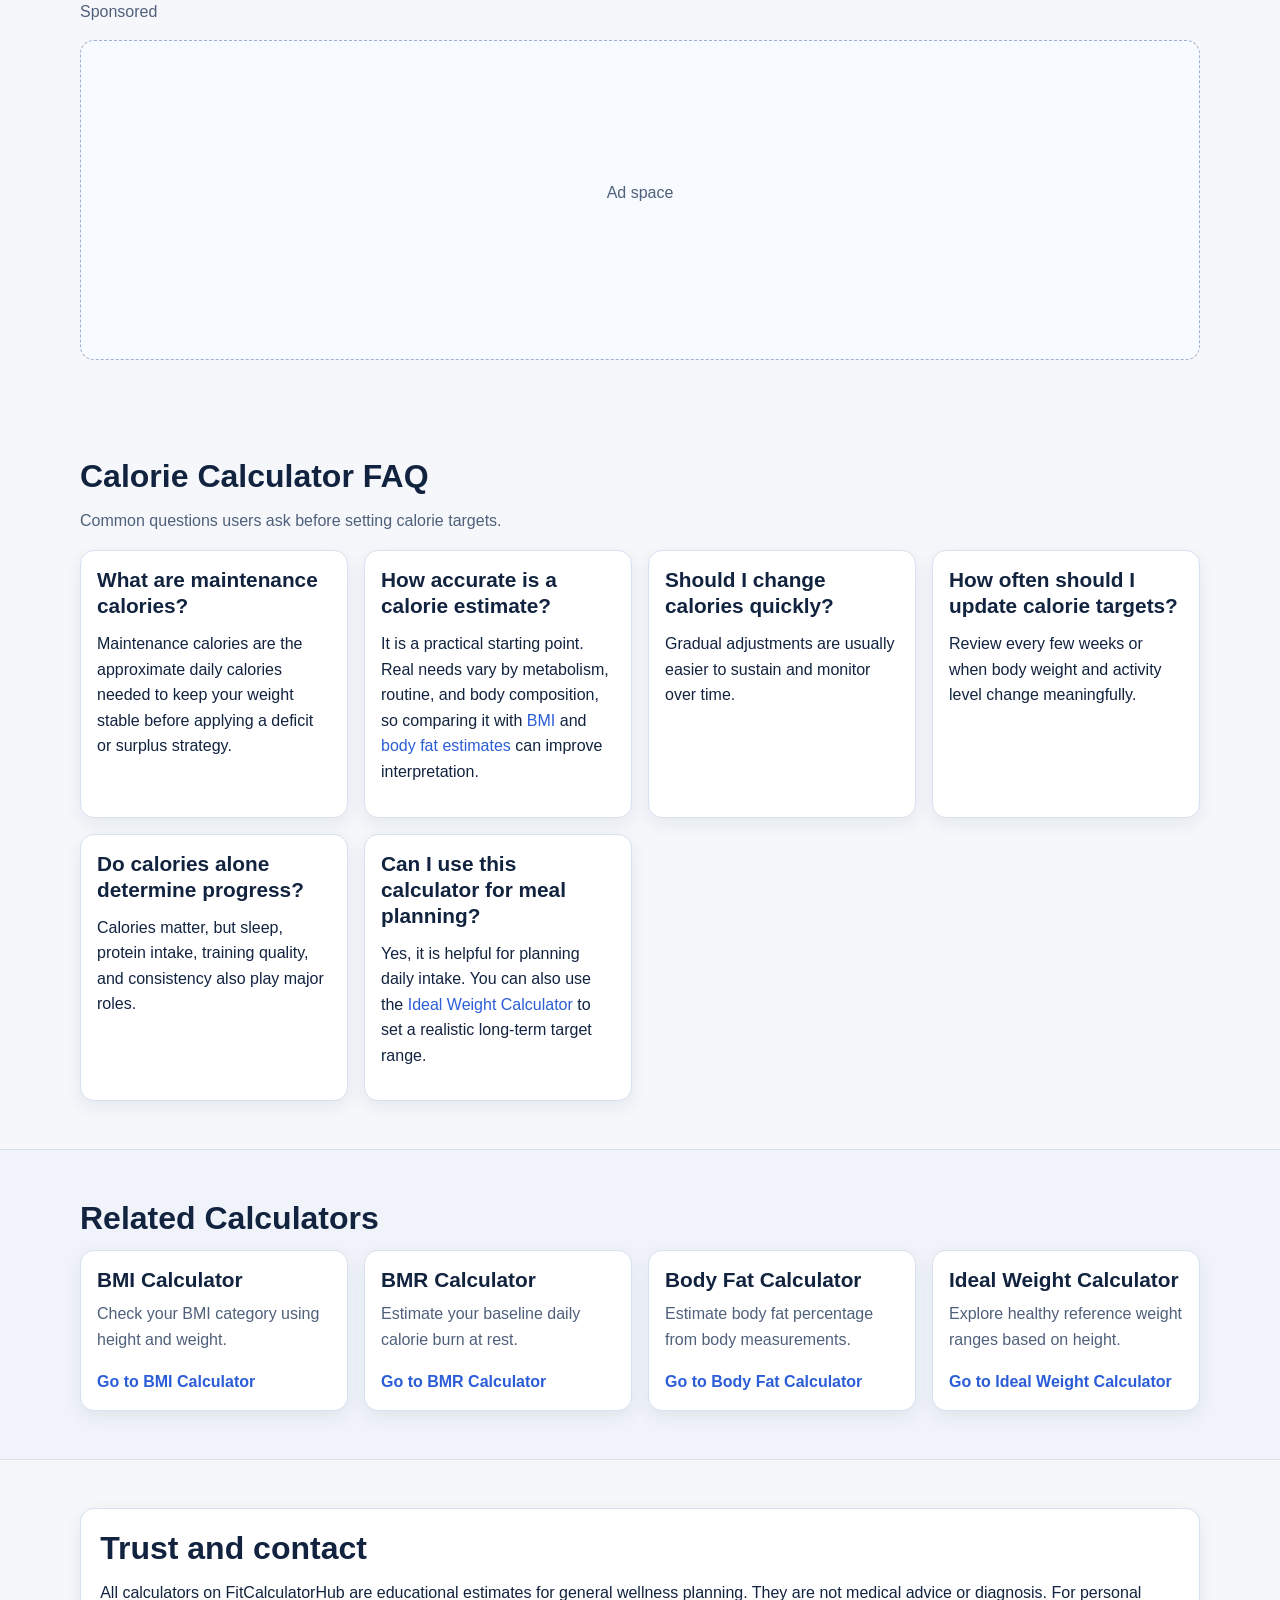
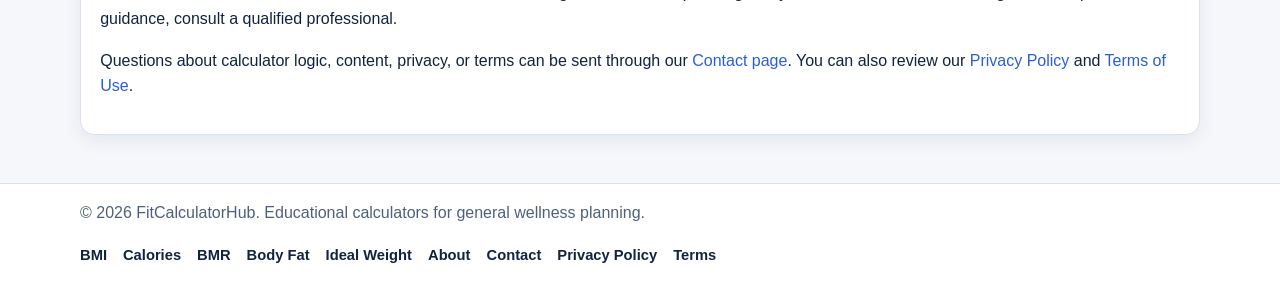
<file: calorie-calculator.html>
<!doctype html>
<html lang="en">
<head>
  <!-- Performance hints (mobile/LCP) -->
  <link rel="preconnect" href="https://www.googletagmanager.com" crossorigin>
  <link rel="preconnect" href="https://pagead2.googlesyndication.com" crossorigin>
  <link rel="preconnect" href="https://www.google-analytics.com" crossorigin>
  <link rel="preconnect" href="https://googleads.g.doubleclick.net" crossorigin>
  <!-- Google Tag Manager -->
  <script>(function(w,d,s,l,i){w[l]=w[l]||[];w[l].push({'gtm.start':
  new Date().getTime(),event:'gtm.js'});var f=d.getElementsByTagName(s)[0],
  j=d.createElement(s),dl=l!='dataLayer'?'&l='+l:'';j.async=true;j.src=
  'https://www.googletagmanager.com/gtm.js?id='+i+dl;f.parentNode.insertBefore(j,f);
  })(window,document,'script','dataLayer','GTM-KGV9C5C3');</script>
  <!-- End Google Tag Manager -->
  <meta charset="UTF-8">
  <meta name="viewport" content="width=device-width, initial-scale=1.0">
  <title>Calorie Calculator | Daily Calorie Needs Estimator | FitCalculatorHub</title>
  <meta name="description" content="Use FitCalculatorHub's Calorie Calculator to estimate daily calorie needs based on BMR and activity level. Learn calorie basics, formulas, and planning guidance.">
  <meta name="robots" content="index, follow">
  <link rel="canonical" href="https://fitcalculatorhub.com/calorie-calculator.html">
  <meta property="og:title" content="Calorie Calculator | FitCalculatorHub">
  <meta property="og:description" content="Estimate your daily calorie needs with BMR and activity level inputs.">
  <meta property="og:type" content="website">
  <meta property="og:url" content="https://fitcalculatorhub.com/calorie-calculator.html">
  <link rel="manifest" href="manifest.json">
  <meta name="twitter:card" content="summary_large_image">
  <script async src="https://pagead2.googlesyndication.com/pagead/js/adsbygoogle.js?client=ca-pub-7502486843743422" crossorigin="anonymous"></script>
  <link rel="stylesheet" href="css/style.css">
</head>
<body class="page page--calculator page--calorie">
  <!-- Google Tag Manager (noscript) -->
  <noscript><iframe src="https://www.googletagmanager.com/ns.html?id=GTM-KGV9C5C3"
  height="0" width="0" style="display:none;visibility:hidden"></iframe></noscript>
  <!-- End Google Tag Manager (noscript) -->
  <header class="site-header" role="banner">
    <div class="container site-header__inner">
      <a class="site-logo" href="index.html" aria-label="FitCalculatorHub home">FitCalculatorHub</a>
      <button class="menu-toggle" type="button" aria-expanded="false" aria-controls="primary-nav">Menu</button>
      <nav id="primary-nav" class="main-nav nav-primary" aria-label="Primary navigation">
        <ul class="nav-primary__list">
          <li class="nav-primary__item"><a class="nav-primary__link" href="index.html">Home</a></li>
          <li class="nav-primary__item"><a class="nav-primary__link" href="bmi-calculator.html">BMI</a></li>
          <li class="nav-primary__item"><a class="nav-primary__link" href="calorie-calculator.html" aria-current="page">Calories</a></li>
          <li class="nav-primary__item"><a class="nav-primary__link" href="bmr-calculator.html">BMR</a></li>
          <li class="nav-primary__item"><a class="nav-primary__link" href="body-fat-calculator.html">Body Fat</a></li>
          <li class="nav-primary__item"><a class="nav-primary__link" href="ideal-weight-calculator.html">Ideal Weight</a></li>
        </ul>
      </nav>
    </div>
  </header>

  <main class="main-content" id="main-content">
    <section class="page-hero" aria-labelledby="calorie-page-title">
      <div class="container">
        <h1 id="calorie-page-title">Calorie Calculator</h1>
        <p>Estimate your daily calorie needs using your <a href="bmr-calculator.html">BMR estimate</a> and activity level. This tool provides planning estimates, not medical advice.</p>
        <p class="u-text-muted">Quick start: enter your BMR, choose activity level, then compare maintenance, deficit, and surplus targets.</p>
      </div>
    </section>

    <section class="section" aria-labelledby="calorie-calculator-title">
      <div class="container">
        <article class="calculator-box">
          <h2 id="calorie-calculator-title">Calculate Daily Calories</h2>
          <p id="calorie-form-help" class="section-intro">Enter your estimated BMR and choose your activity level to get a maintenance calorie estimate. If needed, start with the <a href="bmr-calculator.html">BMR Calculator</a> first.</p>

          <form id="calorie-form" class="calculator-form" aria-describedby="calorie-form-help calorie-disclaimer" novalidate>
            <fieldset>
              <legend class="u-text-muted">Calorie input fields</legend>
              <div class="form-grid">
                <div>
                  <label for="calorie-bmr">BMR (kcal/day)</label>
                  <input id="calorie-bmr" name="calorie-bmr" type="number" min="500" max="4500" step="1" placeholder="Example: 1650" inputmode="numeric" required aria-describedby="calorie-bmr-help">
                  <p id="calorie-bmr-help" class="u-text-muted">Use your BMR from the BMR calculator for better accuracy.</p>
                </div>
                <div>
                  <label for="calorie-activity">Activity level</label>
                  <select id="calorie-activity" name="calorie-activity" required aria-describedby="calorie-activity-help">
                    <option value="">Select activity level</option>
                    <option value="1.2">Sedentary (little or no exercise)</option>
                    <option value="1.375">Lightly active (1-3 days/week)</option>
                    <option value="1.55">Moderately active (3-5 days/week)</option>
                    <option value="1.725">Very active (6-7 days/week)</option>
                    <option value="1.9">Extra active (very intense routine)</option>
                  </select>
                  <p id="calorie-activity-help" class="u-text-muted">Choose the level that best reflects your weekly routine.</p>
                </div>
              </div>
            </fieldset>

            <div class="home-hero__actions">
              <button class="btn btn-primary" type="submit" id="calorie-submit">Calculate Calories</button>
            </div>

            <section class="result" aria-labelledby="calorie-result-title" aria-live="polite">
              <h3 id="calorie-result-title">Your result</h3>
              <output id="calorie-result">Your daily calorie estimate will appear here after calculation.</output>
            </section>
          </form>

          <p id="calorie-disclaimer" class="u-text-muted">Disclaimer: Calorie estimates are for general planning and do not replace medical or nutrition advice from qualified professionals.</p>
        </article>
      </div>
    </section>

    <section class="section surface" aria-labelledby="calorie-guide-title">
      <div class="container">
        <h2 id="calorie-guide-title">Understanding Daily Calorie Needs</h2>
        <p class="section-intro">Use this short guide to turn your estimate into a realistic weekly plan.</p>
        <div class="content-box">
          <h3>What does this calculator estimate?</h3>
          <p>This calculator estimates maintenance calories, which is the approximate number of calories needed each day to maintain your current body weight. For broader context, pair this result with your <a href="bmi-calculator.html">BMI category</a> and a body composition estimate from the <a href="body-fat-calculator.html">Body Fat Calculator</a>.</p>

          <h3>How is it calculated?</h3>
          <p>The estimate is based on BMR multiplied by an activity factor. Formula: Daily calories = BMR x activity multiplier. If your BMR is not available yet, you can calculate it directly on the <a href="bmr-calculator.html">BMR page</a>.</p>

          <h3>How to use the result</h3>
          <ul class="feature-list">
            <li>Maintenance goal: stay close to the estimated value.</li>
            <li>Weight loss goal: use a moderate calorie deficit.</li>
            <li>Weight gain goal: use a moderate calorie surplus.</li>
            <li>Adjust based on progress trends over time and compare with your <a href="ideal-weight-calculator.html">Ideal Weight reference</a>.</li>
          </ul>
        </div>
      </div>
    </section>

    <section class="section" aria-label="Sponsored placement after content">
      <div class="container">
        <p class="section-intro">Sponsored</p>
        <aside class="ad-slot" role="complementary" aria-label="Advertisement area after content">
          <p>Ad space</p>
        </aside>
      </div>
    </section>

    <section class="section" aria-labelledby="calorie-faq-title">
      <div class="container">
        <h2 id="calorie-faq-title">Calorie Calculator FAQ</h2>
        <p class="section-intro">Common questions users ask before setting calorie targets.</p>
        <div class="card-grid">
          <article class="card">
            <h3>What are maintenance calories?</h3>
            <p>Maintenance calories are the approximate daily calories needed to keep your weight stable before applying a deficit or surplus strategy.</p>
          </article>
          <article class="card">
            <h3>How accurate is a calorie estimate?</h3>
            <p>It is a practical starting point. Real needs vary by metabolism, routine, and body composition, so comparing it with <a href="bmi-calculator.html">BMI</a> and <a href="body-fat-calculator.html">body fat estimates</a> can improve interpretation.</p>
          </article>
          <article class="card">
            <h3>Should I change calories quickly?</h3>
            <p>Gradual adjustments are usually easier to sustain and monitor over time.</p>
          </article>
          <article class="card">
            <h3>How often should I update calorie targets?</h3>
            <p>Review every few weeks or when body weight and activity level change meaningfully.</p>
          </article>
          <article class="card">
            <h3>Do calories alone determine progress?</h3>
            <p>Calories matter, but sleep, protein intake, training quality, and consistency also play major roles.</p>
          </article>
          <article class="card">
            <h3>Can I use this calculator for meal planning?</h3>
            <p>Yes, it is helpful for planning daily intake. You can also use the <a href="ideal-weight-calculator.html">Ideal Weight Calculator</a> to set a realistic long-term target range.</p>
          </article>
        </div>
      </div>
    </section>

    <section class="section surface" aria-labelledby="related-calculators-title">
      <div class="container">
        <h2 id="related-calculators-title">Related Calculators</h2>
        <div class="card-grid">
          <article class="card calculator-card">
            <h3 class="calculator-card__title">BMI Calculator</h3>
            <p class="calculator-card__text">Check your BMI category using height and weight.</p>
            <a class="calculator-card__link" href="bmi-calculator.html">Go to BMI Calculator</a>
          </article>
          <article class="card calculator-card">
            <h3 class="calculator-card__title">BMR Calculator</h3>
            <p class="calculator-card__text">Estimate your baseline daily calorie burn at rest.</p>
            <a class="calculator-card__link" href="bmr-calculator.html">Go to BMR Calculator</a>
          </article>
          <article class="card calculator-card">
            <h3 class="calculator-card__title">Body Fat Calculator</h3>
            <p class="calculator-card__text">Estimate body fat percentage from body measurements.</p>
            <a class="calculator-card__link" href="body-fat-calculator.html">Go to Body Fat Calculator</a>
          </article>
          <article class="card calculator-card">
            <h3 class="calculator-card__title">Ideal Weight Calculator</h3>
            <p class="calculator-card__text">Explore healthy reference weight ranges based on height.</p>
            <a class="calculator-card__link" href="ideal-weight-calculator.html">Go to Ideal Weight Calculator</a>
          </article>
        </div>
      </div>
    </section>
    <section class="section" aria-labelledby="trust-contact-title">
      <div class="container">
        <article class="content-box">
          <h2 id="trust-contact-title">Trust and contact</h2>
          <p>All calculators on FitCalculatorHub are educational estimates for general wellness planning. They are not medical advice or diagnosis. For personal guidance, consult a qualified professional.</p>
          <p>Questions about calculator logic, content, privacy, or terms can be sent through our <a href="contact.html">Contact page</a>. You can also review our <a href="privacy-policy.html">Privacy Policy</a> and <a href="terms.html">Terms of Use</a>.</p>
        </article>
      </div>
    </section>

  </main>

  <footer class="site-footer" role="contentinfo">
    <div class="container site-footer__inner">
      <p class="site-footer__copy">&copy; 2026 FitCalculatorHub. Educational calculators for general wellness planning.</p>
      <nav class="footer-nav" aria-label="Footer navigation">
        <ul class="footer-nav__list">
          <li class="footer-nav__item"><a class="footer-nav__link" href="bmi-calculator.html">BMI</a></li>
          <li class="footer-nav__item"><a class="footer-nav__link" href="calorie-calculator.html" aria-current="page">Calories</a></li>
          <li class="footer-nav__item"><a class="footer-nav__link" href="bmr-calculator.html">BMR</a></li>
          <li class="footer-nav__item"><a class="footer-nav__link" href="body-fat-calculator.html">Body Fat</a></li>
          <li class="footer-nav__item"><a class="footer-nav__link" href="ideal-weight-calculator.html">Ideal Weight</a></li>
          <li class="footer-nav__item"><a class="footer-nav__link" href="about.html">About</a></li>
          <li class="footer-nav__item"><a class="footer-nav__link" href="contact.html">Contact</a></li>
          <li class="footer-nav__item"><a class="footer-nav__link" href="privacy-policy.html">Privacy Policy</a></li>
          <li class="footer-nav__item"><a class="footer-nav__link" href="terms.html">Terms</a></li>
        </ul>
      </nav>
    </div>
  </footer>

  <script src="js/main.js"></script>
</body>
</html>
</file>
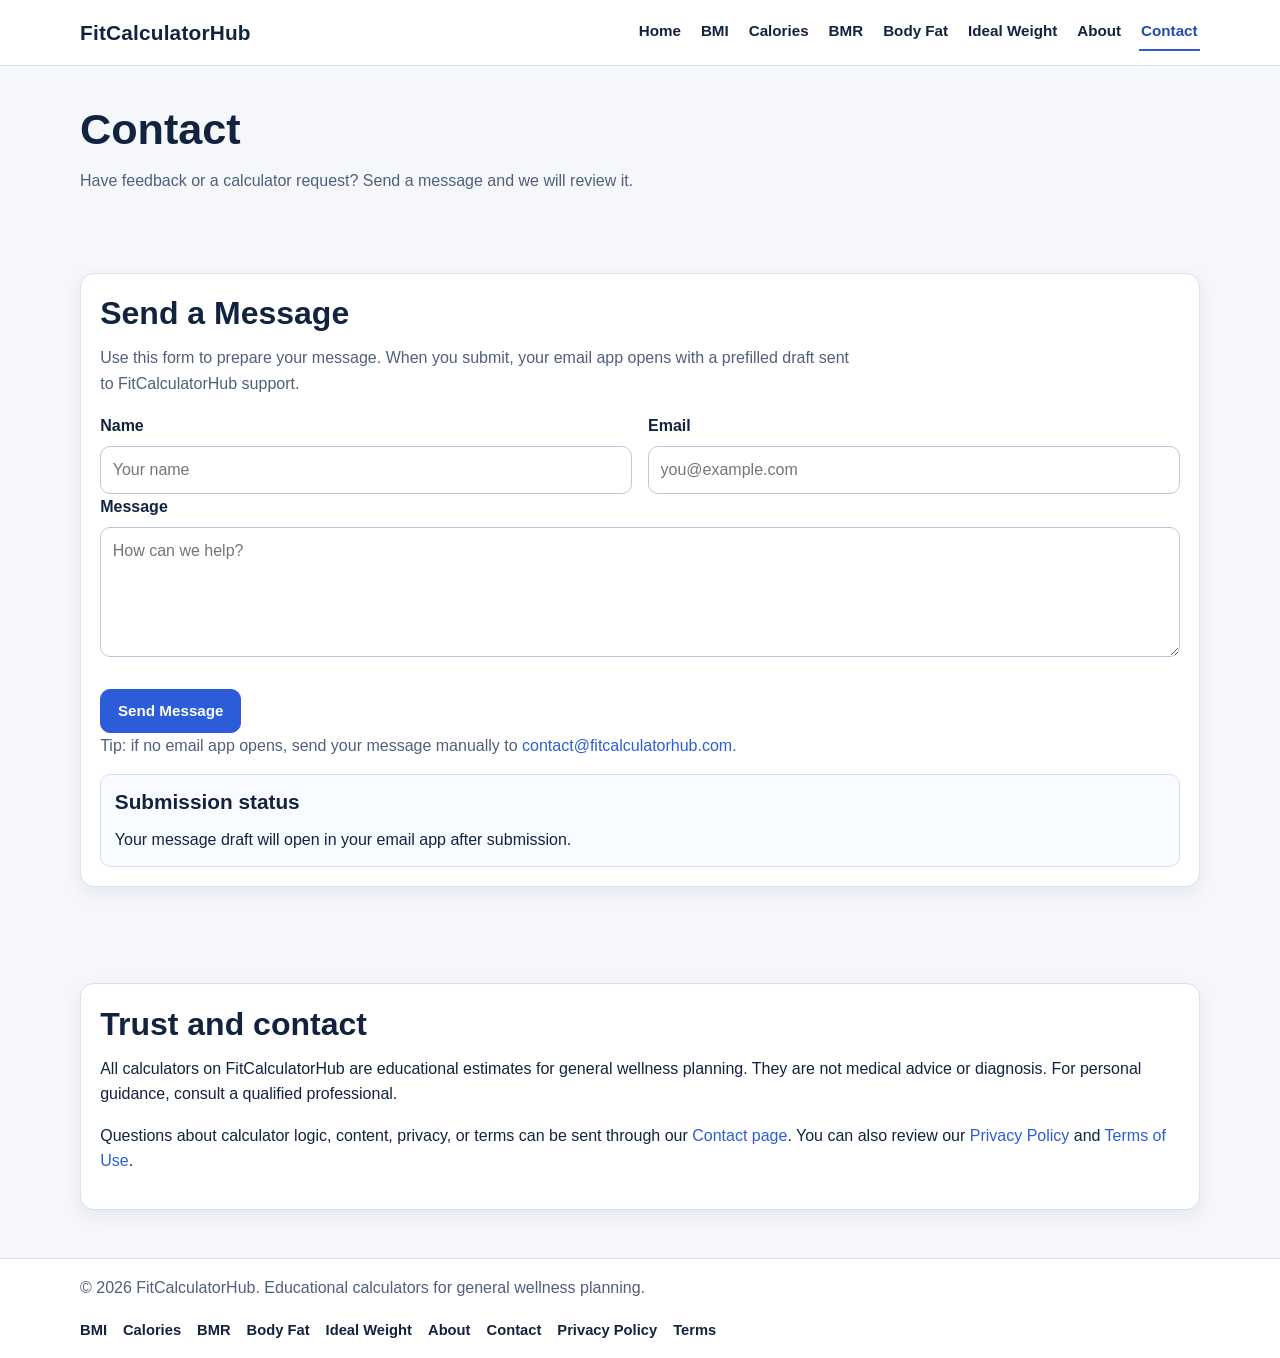
<file: contact.html>
<!doctype html>
<html lang="en">
<head>
  <!-- Performance hints (mobile/LCP) -->
  <link rel="preconnect" href="https://www.googletagmanager.com" crossorigin>
  <link rel="preconnect" href="https://pagead2.googlesyndication.com" crossorigin>
  <link rel="preconnect" href="https://www.google-analytics.com" crossorigin>
  <link rel="preconnect" href="https://googleads.g.doubleclick.net" crossorigin>
  <!-- Google Tag Manager -->
  <script>(function(w,d,s,l,i){w[l]=w[l]||[];w[l].push({'gtm.start':
  new Date().getTime(),event:'gtm.js'});var f=d.getElementsByTagName(s)[0],
  j=d.createElement(s),dl=l!='dataLayer'?'&l='+l:'';j.async=true;j.src=
  'https://www.googletagmanager.com/gtm.js?id='+i+dl;f.parentNode.insertBefore(j,f);
  })(window,document,'script','dataLayer','GTM-KGV9C5C3');</script>
  <!-- End Google Tag Manager -->
  <meta charset="UTF-8">
  <meta name="viewport" content="width=device-width, initial-scale=1.0">
  <title>Contact FitCalculatorHub | Support and Feedback</title>
  <meta name="description" content="Contact FitCalculatorHub for calculator support, feedback, and feature suggestions.">
  <meta name="robots" content="index, follow">
  <link rel="canonical" href="https://fitcalculatorhub.com/contact.html">
  <meta property="og:title" content="Contact FitCalculatorHub">
  <meta property="og:description" content="Reach out for support, questions, and calculator suggestions.">
  <meta property="og:type" content="website">
  <meta property="og:url" content="https://fitcalculatorhub.com/contact.html">
  <meta name="twitter:card" content="summary_large_image">
  <script async src="https://pagead2.googlesyndication.com/pagead/js/adsbygoogle.js?client=ca-pub-7502486843743422" crossorigin="anonymous"></script>
  <link rel="manifest" href="manifest.json">
  <link rel="stylesheet" href="css/style.css">
</head>
<body class="page page--contact">
  <!-- Google Tag Manager (noscript) -->
  <noscript><iframe src="https://www.googletagmanager.com/ns.html?id=GTM-KGV9C5C3"
  height="0" width="0" style="display:none;visibility:hidden"></iframe></noscript>
  <!-- End Google Tag Manager (noscript) -->
  <header class="site-header" role="banner">
    <div class="container site-header__inner">
      <a class="site-logo" href="index.html" aria-label="FitCalculatorHub home">FitCalculatorHub</a>
      <button class="menu-toggle" type="button" aria-expanded="false" aria-controls="primary-nav">Menu</button>
      <nav id="primary-nav" class="main-nav nav-primary" aria-label="Primary navigation">
        <ul class="nav-primary__list">
          <li class="nav-primary__item"><a class="nav-primary__link" href="index.html">Home</a></li>
          <li class="nav-primary__item"><a class="nav-primary__link" href="bmi-calculator.html">BMI</a></li>
          <li class="nav-primary__item"><a class="nav-primary__link" href="calorie-calculator.html">Calories</a></li>
          <li class="nav-primary__item"><a class="nav-primary__link" href="bmr-calculator.html">BMR</a></li>
          <li class="nav-primary__item"><a class="nav-primary__link" href="body-fat-calculator.html">Body Fat</a></li>
          <li class="nav-primary__item"><a class="nav-primary__link" href="ideal-weight-calculator.html">Ideal Weight</a></li>
          <li class="nav-primary__item"><a class="nav-primary__link" href="about.html">About</a></li>
          <li class="nav-primary__item"><a class="nav-primary__link" href="contact.html" aria-current="page">Contact</a></li>
        </ul>
      </nav>
    </div>
  </header>

  <main class="main-content" id="main-content">
    <section class="page-hero" aria-labelledby="contact-page-title">
      <div class="container">
        <h1 id="contact-page-title">Contact</h1>
        <p>Have feedback or a calculator request? Send a message and we will review it.</p>
      </div>
    </section>

    <section class="section" aria-labelledby="contact-form-title">
      <div class="container">
        <article class="calculator-box">
          <h2 id="contact-form-title">Send a Message</h2>
          <p class="section-intro">Use this form to prepare your message. When you submit, your email app opens with a prefilled draft sent to FitCalculatorHub support.</p>
          <form id="contact-form" class="calculator-form" aria-describedby="contact-form-help contact-result" novalidate>
            <div class="form-grid">
              <div>
                <label for="contact-name">Name</label>
                <input id="contact-name" type="text" name="name" placeholder="Your name" required>
              </div>
              <div>
                <label for="contact-email">Email</label>
                <input id="contact-email" type="email" name="email" placeholder="you@example.com" required>
              </div>
            </div>
            <div>
              <label for="contact-message">Message</label>
              <textarea id="contact-message" name="message" placeholder="How can we help?" required></textarea>
            </div>
            <div class="home-hero__actions">
              <button class="btn btn-primary" type="submit">Send Message</button>
            </div>
            <p id="contact-form-help" class="u-text-muted">Tip: if no email app opens, send your message manually to <a href="mailto:contact@fitcalculatorhub.com">contact@fitcalculatorhub.com</a>.</p>
            <section class="result" aria-labelledby="contact-result-title" aria-live="polite">
              <h3 id="contact-result-title">Submission status</h3>
              <output id="contact-result">Your message draft will open in your email app after submission.</output>
            </section>
          </form>
        </article>
      </div>
    </section>
    <section class="section" aria-labelledby="trust-contact-title">
      <div class="container">
        <article class="content-box">
          <h2 id="trust-contact-title">Trust and contact</h2>
          <p>All calculators on FitCalculatorHub are educational estimates for general wellness planning. They are not medical advice or diagnosis. For personal guidance, consult a qualified professional.</p>
          <p>Questions about calculator logic, content, privacy, or terms can be sent through our <a href="contact.html">Contact page</a>. You can also review our <a href="privacy-policy.html">Privacy Policy</a> and <a href="terms.html">Terms of Use</a>.</p>
        </article>
      </div>
    </section>

  </main>

  <footer class="site-footer" role="contentinfo">
    <div class="container site-footer__inner">
      <p class="site-footer__copy">&copy; 2026 FitCalculatorHub. Educational calculators for general wellness planning.</p>
      <nav class="footer-nav" aria-label="Footer navigation">
        <ul class="footer-nav__list">
          <li class="footer-nav__item"><a class="footer-nav__link" href="bmi-calculator.html">BMI</a></li>
          <li class="footer-nav__item"><a class="footer-nav__link" href="calorie-calculator.html">Calories</a></li>
          <li class="footer-nav__item"><a class="footer-nav__link" href="bmr-calculator.html">BMR</a></li>
          <li class="footer-nav__item"><a class="footer-nav__link" href="body-fat-calculator.html">Body Fat</a></li>
          <li class="footer-nav__item"><a class="footer-nav__link" href="ideal-weight-calculator.html">Ideal Weight</a></li>
          <li class="footer-nav__item"><a class="footer-nav__link" href="about.html">About</a></li>
          <li class="footer-nav__item"><a class="footer-nav__link" href="contact.html" aria-current="page">Contact</a></li>
          <li class="footer-nav__item"><a class="footer-nav__link" href="privacy-policy.html">Privacy Policy</a></li>
          <li class="footer-nav__item"><a class="footer-nav__link" href="terms.html">Terms</a></li>
        </ul>
      </nav>
    </div>
  </footer>

  <script src="js/main.js"></script>
</body>
</html>
</file>
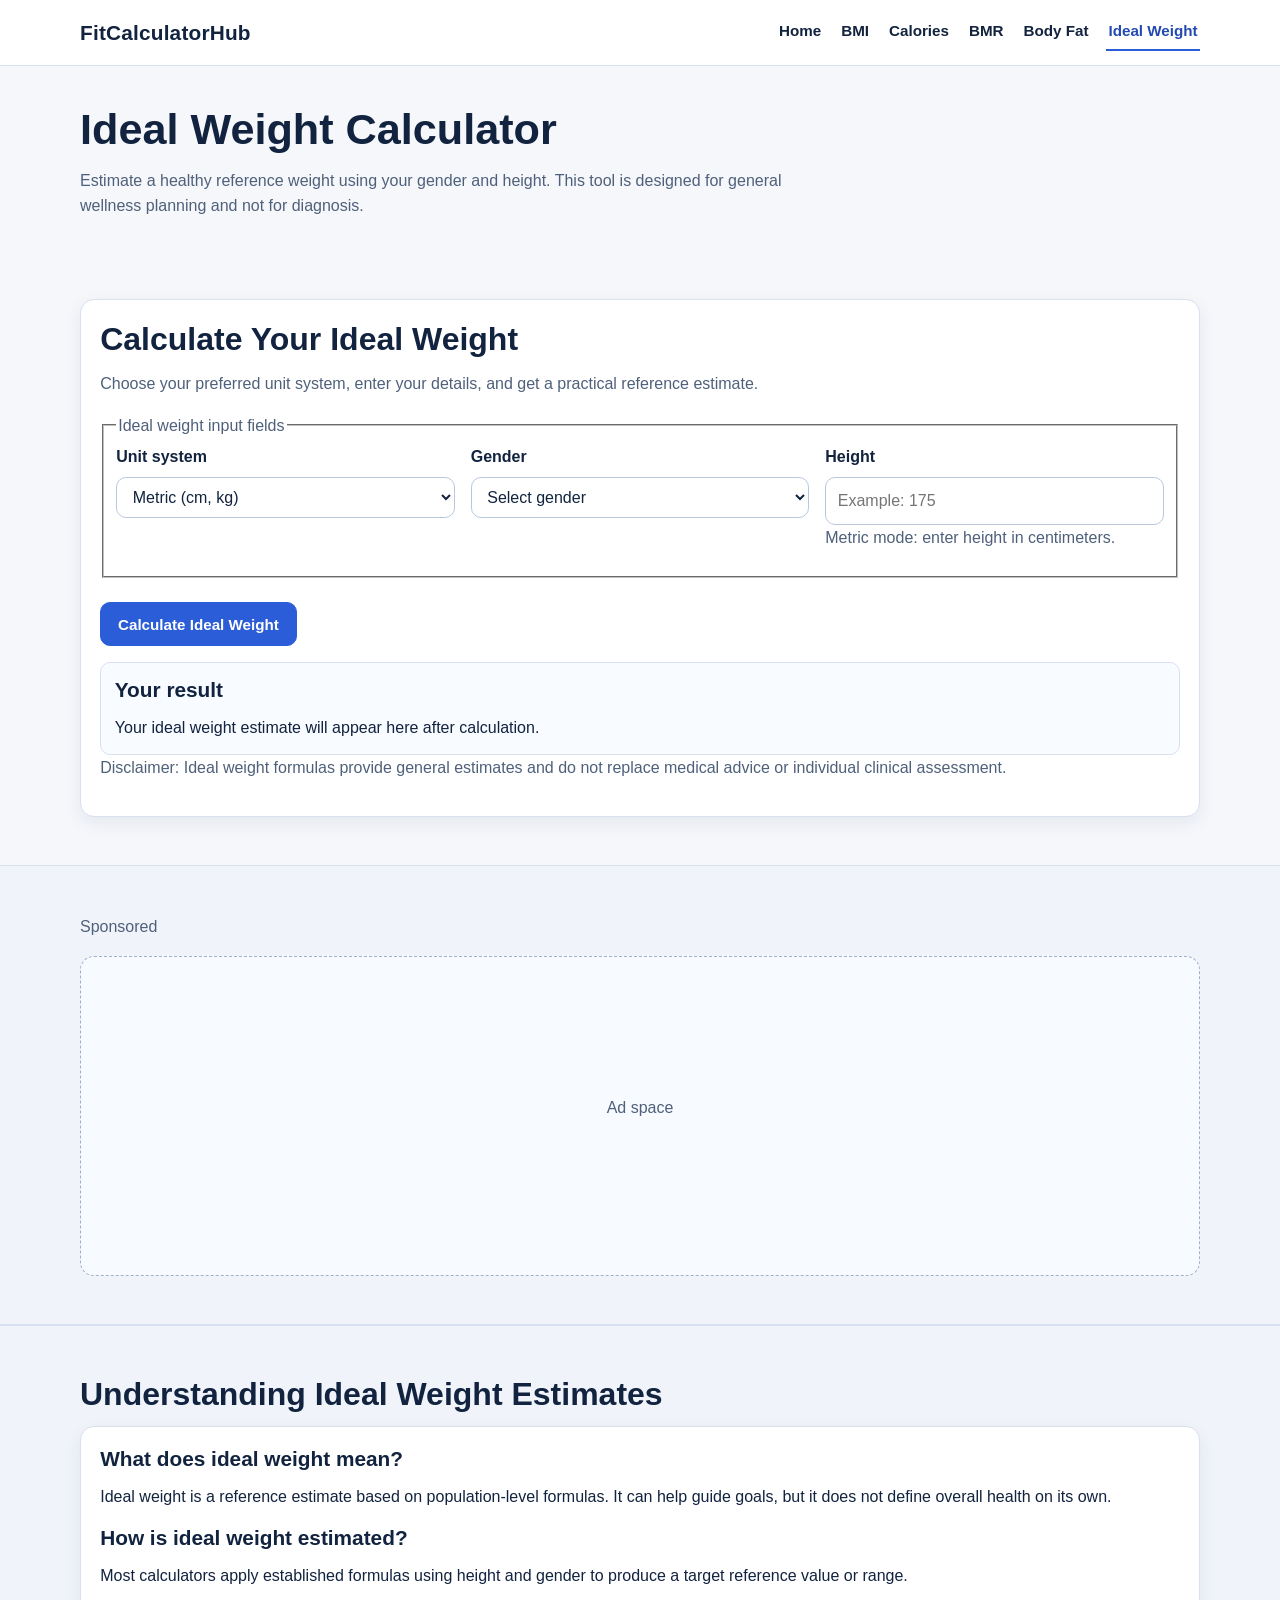
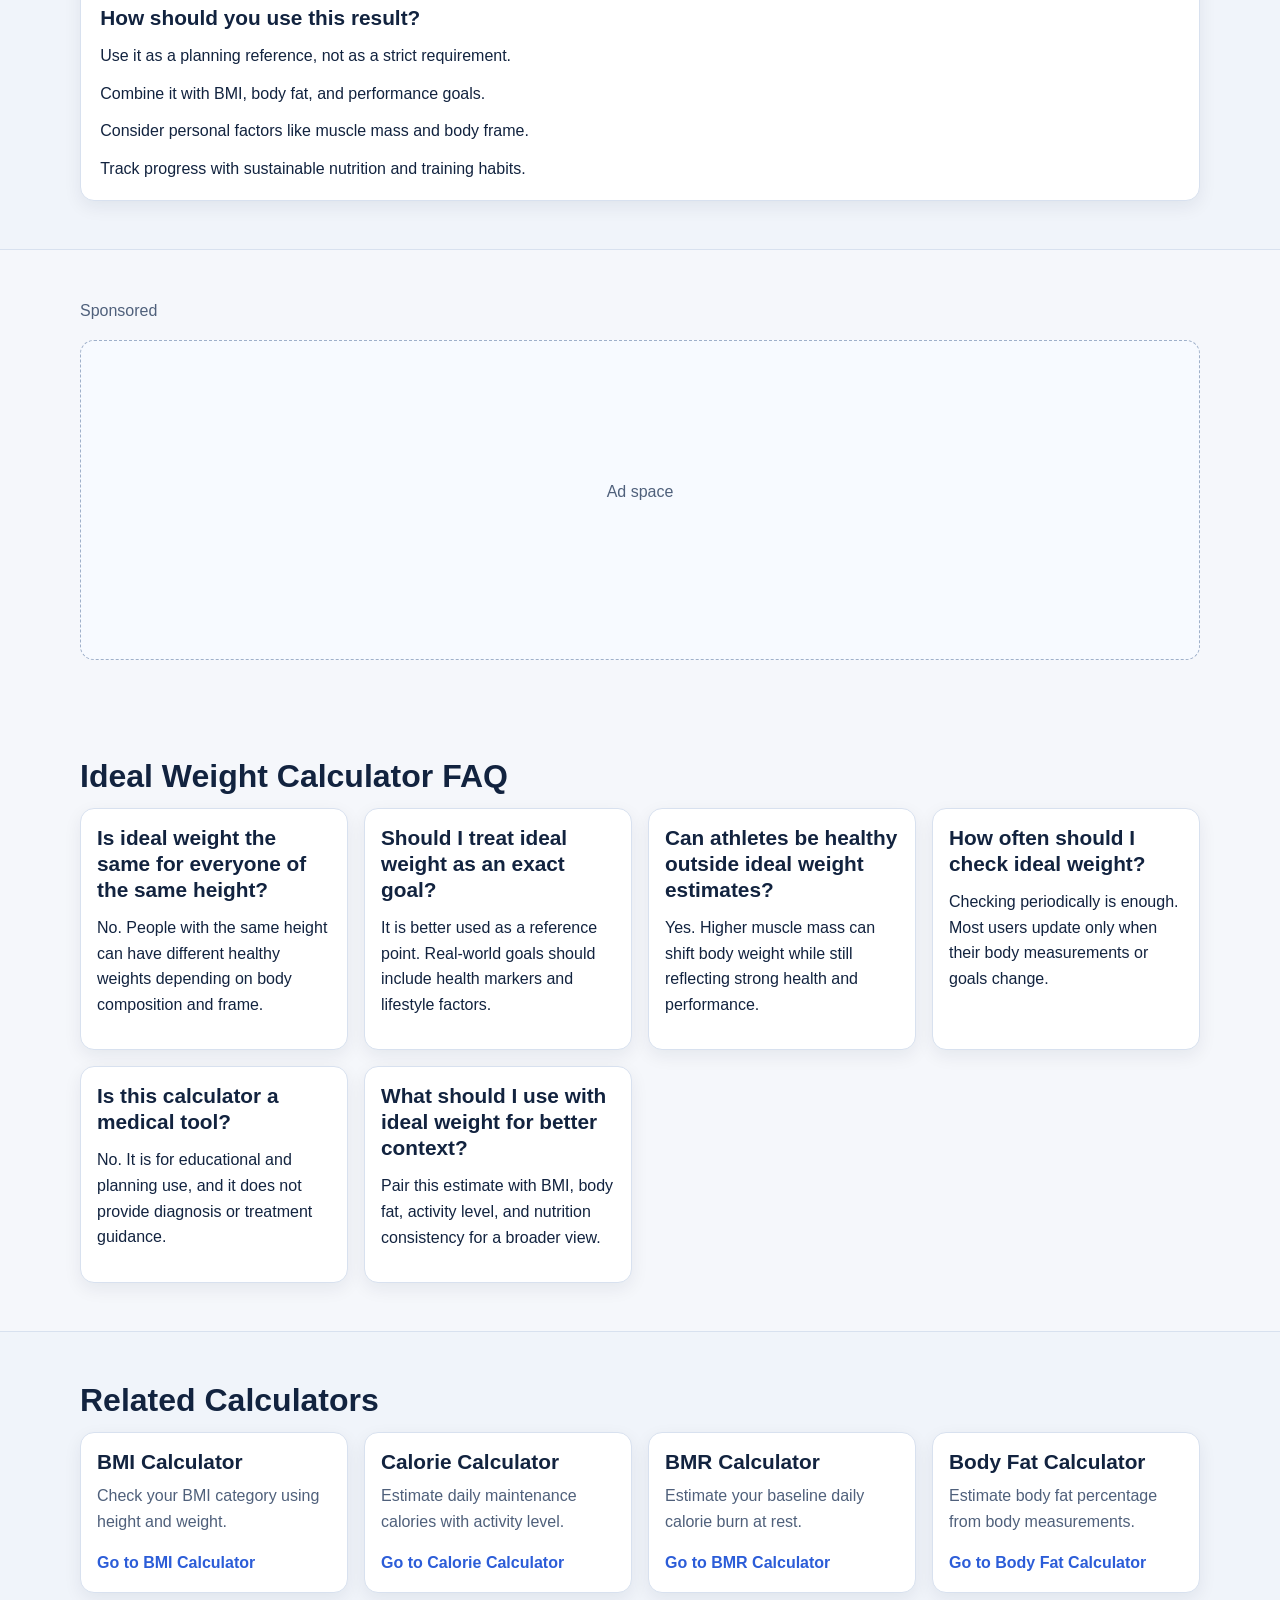
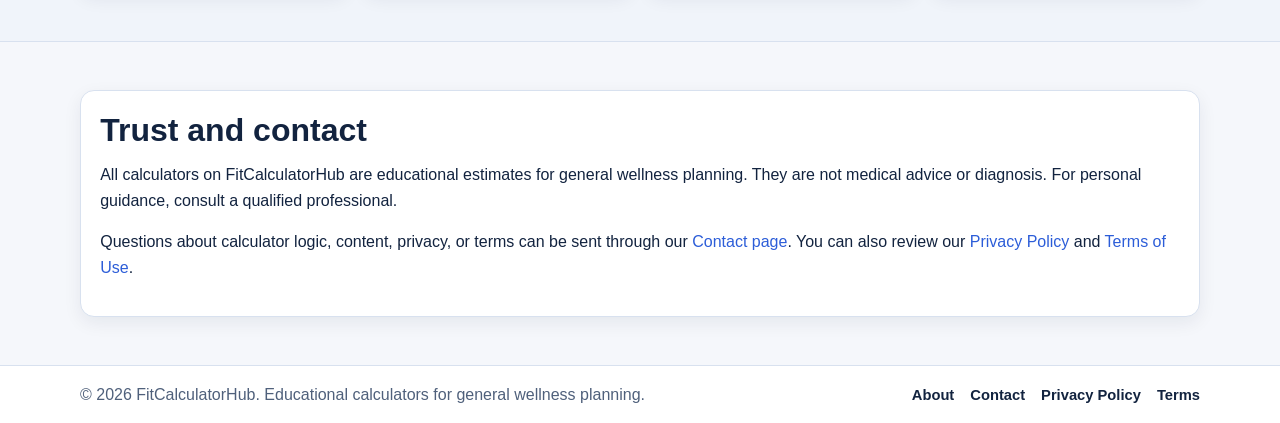
<file: ideal-weight-calculator.html>
<!doctype html>
<html lang="en">
<head>
  <!-- Performance hints (mobile/LCP) -->
  <link rel="preconnect" href="https://www.googletagmanager.com" crossorigin>
  <link rel="preconnect" href="https://pagead2.googlesyndication.com" crossorigin>
  <link rel="preconnect" href="https://www.google-analytics.com" crossorigin>
  <link rel="preconnect" href="https://googleads.g.doubleclick.net" crossorigin>
  <!-- Google Tag Manager -->
  <script>(function(w,d,s,l,i){w[l]=w[l]||[];w[l].push({'gtm.start':
  new Date().getTime(),event:'gtm.js'});var f=d.getElementsByTagName(s)[0],
  j=d.createElement(s),dl=l!='dataLayer'?'&l='+l:'';j.async=true;j.src=
  'https://www.googletagmanager.com/gtm.js?id='+i+dl;f.parentNode.insertBefore(j,f);
  })(window,document,'script','dataLayer','GTM-KGV9C5C3');</script>
  <!-- End Google Tag Manager -->
  <meta charset="UTF-8">
  <meta name="viewport" content="width=device-width, initial-scale=1.0">
  <title>Ideal Weight Calculator | Healthy Weight Estimate | FitCalculatorHub</title>
  <meta name="description" content="Use FitCalculatorHub's Ideal Weight Calculator to estimate a healthy reference weight from height, gender, and unit selection. Learn how ideal weight formulas are used.">
  <meta name="robots" content="index, follow">
  <link rel="canonical" href="https://fitcalculatorhub.com/ideal-weight-calculator.html">
  <meta property="og:title" content="Ideal Weight Calculator | FitCalculatorHub">
  <meta property="og:description" content="Estimate your ideal reference weight with height and gender inputs.">
  <meta property="og:type" content="website">
  <meta property="og:url" content="https://fitcalculatorhub.com/ideal-weight-calculator.html">
  <link rel="manifest" href="manifest.json">
  <meta name="twitter:card" content="summary_large_image">
  <script async src="https://pagead2.googlesyndication.com/pagead/js/adsbygoogle.js?client=ca-pub-7502486843743422" crossorigin="anonymous"></script>
  <link rel="stylesheet" href="css/style.css">
</head>
<body class="page page--calculator page--ideal-weight">
  <!-- Google Tag Manager (noscript) -->
  <noscript><iframe src="https://www.googletagmanager.com/ns.html?id=GTM-KGV9C5C3"
  height="0" width="0" style="display:none;visibility:hidden"></iframe></noscript>
  <!-- End Google Tag Manager (noscript) -->
  <header class="site-header" role="banner">
    <div class="container site-header__inner">
      <a class="site-logo" href="index.html" aria-label="FitCalculatorHub home">FitCalculatorHub</a>
      <button class="menu-toggle" type="button" aria-expanded="false" aria-controls="primary-nav">Menu</button>
      <nav id="primary-nav" class="main-nav nav-primary" aria-label="Primary navigation">
        <ul class="nav-primary__list">
          <li class="nav-primary__item"><a class="nav-primary__link" href="index.html">Home</a></li>
          <li class="nav-primary__item"><a class="nav-primary__link" href="bmi-calculator.html">BMI</a></li>
          <li class="nav-primary__item"><a class="nav-primary__link" href="calorie-calculator.html">Calories</a></li>
          <li class="nav-primary__item"><a class="nav-primary__link" href="bmr-calculator.html">BMR</a></li>
          <li class="nav-primary__item"><a class="nav-primary__link" href="body-fat-calculator.html">Body Fat</a></li>
          <li class="nav-primary__item"><a class="nav-primary__link" href="ideal-weight-calculator.html" aria-current="page">Ideal Weight</a></li>
        </ul>
      </nav>
    </div>
  </header>

  <main class="main-content" id="main-content">
    <section class="page-hero" aria-labelledby="ideal-weight-page-title">
      <div class="container">
        <h1 id="ideal-weight-page-title">Ideal Weight Calculator</h1>
        <p>Estimate a healthy reference weight using your gender and height. This tool is designed for general wellness planning and not for diagnosis.</p>
      </div>
    </section>

    <section class="section" aria-labelledby="ideal-weight-calculator-title">
      <div class="container">
        <article class="calculator-box">
          <h2 id="ideal-weight-calculator-title">Calculate Your Ideal Weight</h2>
          <p id="ideal-weight-form-help" class="section-intro">Choose your preferred unit system, enter your details, and get a practical reference estimate.</p>

          <form id="ideal-weight-form" class="calculator-form" aria-describedby="ideal-weight-form-help ideal-weight-disclaimer" novalidate>
            <fieldset>
              <legend class="u-text-muted">Ideal weight input fields</legend>
              <div class="form-grid">
                <div>
                  <label for="iw-unit">Unit system</label>
                  <select id="iw-unit" name="iw-unit">
                    <option value="metric" selected>Metric (cm, kg)</option>
                    <option value="imperial">Imperial (in, lb)</option>
                  </select>
                </div>
                <div>
                  <label for="iw-sex">Gender</label>
                  <select id="iw-sex" name="iw-sex" required>
                    <option value="">Select gender</option>
                    <option value="male">Male</option>
                    <option value="female">Female</option>
                  </select>
                </div>
                <div>
                  <label for="iw-height">Height</label>
                  <input id="iw-height" name="iw-height" type="number" min="120" max="230" step="0.1" placeholder="Example: 175" inputmode="decimal" required aria-describedby="iw-height-help">
                  <p id="iw-height-help" class="u-text-muted">Metric mode: enter height in centimeters.</p>
                </div>
              </div>
            </fieldset>

            <div class="home-hero__actions">
              <button class="btn btn-primary" type="submit" id="ideal-weight-submit">Calculate Ideal Weight</button>
            </div>

            <section class="result" aria-labelledby="ideal-weight-result-title" aria-live="polite">
              <h3 id="ideal-weight-result-title">Your result</h3>
              <output id="ideal-weight-result">Your ideal weight estimate will appear here after calculation.</output>
            </section>
          </form>

          <p id="ideal-weight-disclaimer" class="u-text-muted">Disclaimer: Ideal weight formulas provide general estimates and do not replace medical advice or individual clinical assessment.</p>
        </article>
      </div>
    </section>

    <section class="section surface" aria-label="Sponsored placement after calculator">
      <div class="container">
        <p class="section-intro">Sponsored</p>
        <aside class="ad-slot" role="complementary" aria-label="Advertisement area after calculator">
          <p>Ad space</p>
        </aside>
      </div>
    </section>

    <section class="section surface" aria-labelledby="ideal-weight-guide-title">
      <div class="container">
        <h2 id="ideal-weight-guide-title">Understanding Ideal Weight Estimates</h2>
        <div class="content-box">
          <h3>What does ideal weight mean?</h3>
          <p>Ideal weight is a reference estimate based on population-level formulas. It can help guide goals, but it does not define overall health on its own.</p>

          <h3>How is ideal weight estimated?</h3>
          <p>Most calculators apply established formulas using height and gender to produce a target reference value or range.</p>

          <h3>How should you use this result?</h3>
          <ul class="feature-list">
            <li>Use it as a planning reference, not as a strict requirement.</li>
            <li>Combine it with BMI, body fat, and performance goals.</li>
            <li>Consider personal factors like muscle mass and body frame.</li>
            <li>Track progress with sustainable nutrition and training habits.</li>
          </ul>
        </div>
      </div>
    </section>

    <section class="section" aria-label="Sponsored placement after content">
      <div class="container">
        <p class="section-intro">Sponsored</p>
        <aside class="ad-slot" role="complementary" aria-label="Advertisement area after content">
          <p>Ad space</p>
        </aside>
      </div>
    </section>

    <section class="section" aria-labelledby="ideal-weight-faq-title">
      <div class="container">
        <h2 id="ideal-weight-faq-title">Ideal Weight Calculator FAQ</h2>
        <div class="card-grid">
          <article class="card">
            <h3>Is ideal weight the same for everyone of the same height?</h3>
            <p>No. People with the same height can have different healthy weights depending on body composition and frame.</p>
          </article>
          <article class="card">
            <h3>Should I treat ideal weight as an exact goal?</h3>
            <p>It is better used as a reference point. Real-world goals should include health markers and lifestyle factors.</p>
          </article>
          <article class="card">
            <h3>Can athletes be healthy outside ideal weight estimates?</h3>
            <p>Yes. Higher muscle mass can shift body weight while still reflecting strong health and performance.</p>
          </article>
          <article class="card">
            <h3>How often should I check ideal weight?</h3>
            <p>Checking periodically is enough. Most users update only when their body measurements or goals change.</p>
          </article>
          <article class="card">
            <h3>Is this calculator a medical tool?</h3>
            <p>No. It is for educational and planning use, and it does not provide diagnosis or treatment guidance.</p>
          </article>
          <article class="card">
            <h3>What should I use with ideal weight for better context?</h3>
            <p>Pair this estimate with BMI, body fat, activity level, and nutrition consistency for a broader view.</p>
          </article>
        </div>
      </div>
    </section>

    <section class="section surface" aria-labelledby="related-calculators-title">
      <div class="container">
        <h2 id="related-calculators-title">Related Calculators</h2>
        <div class="card-grid">
          <article class="card calculator-card">
            <h3 class="calculator-card__title">BMI Calculator</h3>
            <p class="calculator-card__text">Check your BMI category using height and weight.</p>
            <a class="calculator-card__link" href="bmi-calculator.html">Go to BMI Calculator</a>
          </article>
          <article class="card calculator-card">
            <h3 class="calculator-card__title">Calorie Calculator</h3>
            <p class="calculator-card__text">Estimate daily maintenance calories with activity level.</p>
            <a class="calculator-card__link" href="calorie-calculator.html">Go to Calorie Calculator</a>
          </article>
          <article class="card calculator-card">
            <h3 class="calculator-card__title">BMR Calculator</h3>
            <p class="calculator-card__text">Estimate your baseline daily calorie burn at rest.</p>
            <a class="calculator-card__link" href="bmr-calculator.html">Go to BMR Calculator</a>
          </article>
          <article class="card calculator-card">
            <h3 class="calculator-card__title">Body Fat Calculator</h3>
            <p class="calculator-card__text">Estimate body fat percentage from body measurements.</p>
            <a class="calculator-card__link" href="body-fat-calculator.html">Go to Body Fat Calculator</a>
          </article>
        </div>
      </div>
    </section>
    <section class="section" aria-labelledby="trust-contact-title">
      <div class="container">
        <article class="content-box">
          <h2 id="trust-contact-title">Trust and contact</h2>
          <p>All calculators on FitCalculatorHub are educational estimates for general wellness planning. They are not medical advice or diagnosis. For personal guidance, consult a qualified professional.</p>
          <p>Questions about calculator logic, content, privacy, or terms can be sent through our <a href="contact.html">Contact page</a>. You can also review our <a href="privacy-policy.html">Privacy Policy</a> and <a href="terms.html">Terms of Use</a>.</p>
        </article>
      </div>
    </section>

  </main>

  <footer class="site-footer" role="contentinfo">
    <div class="container site-footer__inner">
      <p class="site-footer__copy">&copy; 2026 FitCalculatorHub. Educational calculators for general wellness planning.</p>
      <nav class="footer-nav" aria-label="Footer navigation">
        <ul class="footer-nav__list">
          <li class="footer-nav__item"><a class="footer-nav__link" href="about.html">About</a></li>
          <li class="footer-nav__item"><a class="footer-nav__link" href="contact.html">Contact</a></li>
          <li class="footer-nav__item"><a class="footer-nav__link" href="privacy-policy.html">Privacy Policy</a></li>
          <li class="footer-nav__item"><a class="footer-nav__link" href="terms.html">Terms</a></li>
        </ul>
      </nav>
    </div>
  </footer>

  <script src="js/main.js"></script>
</body>
</html>
</file>
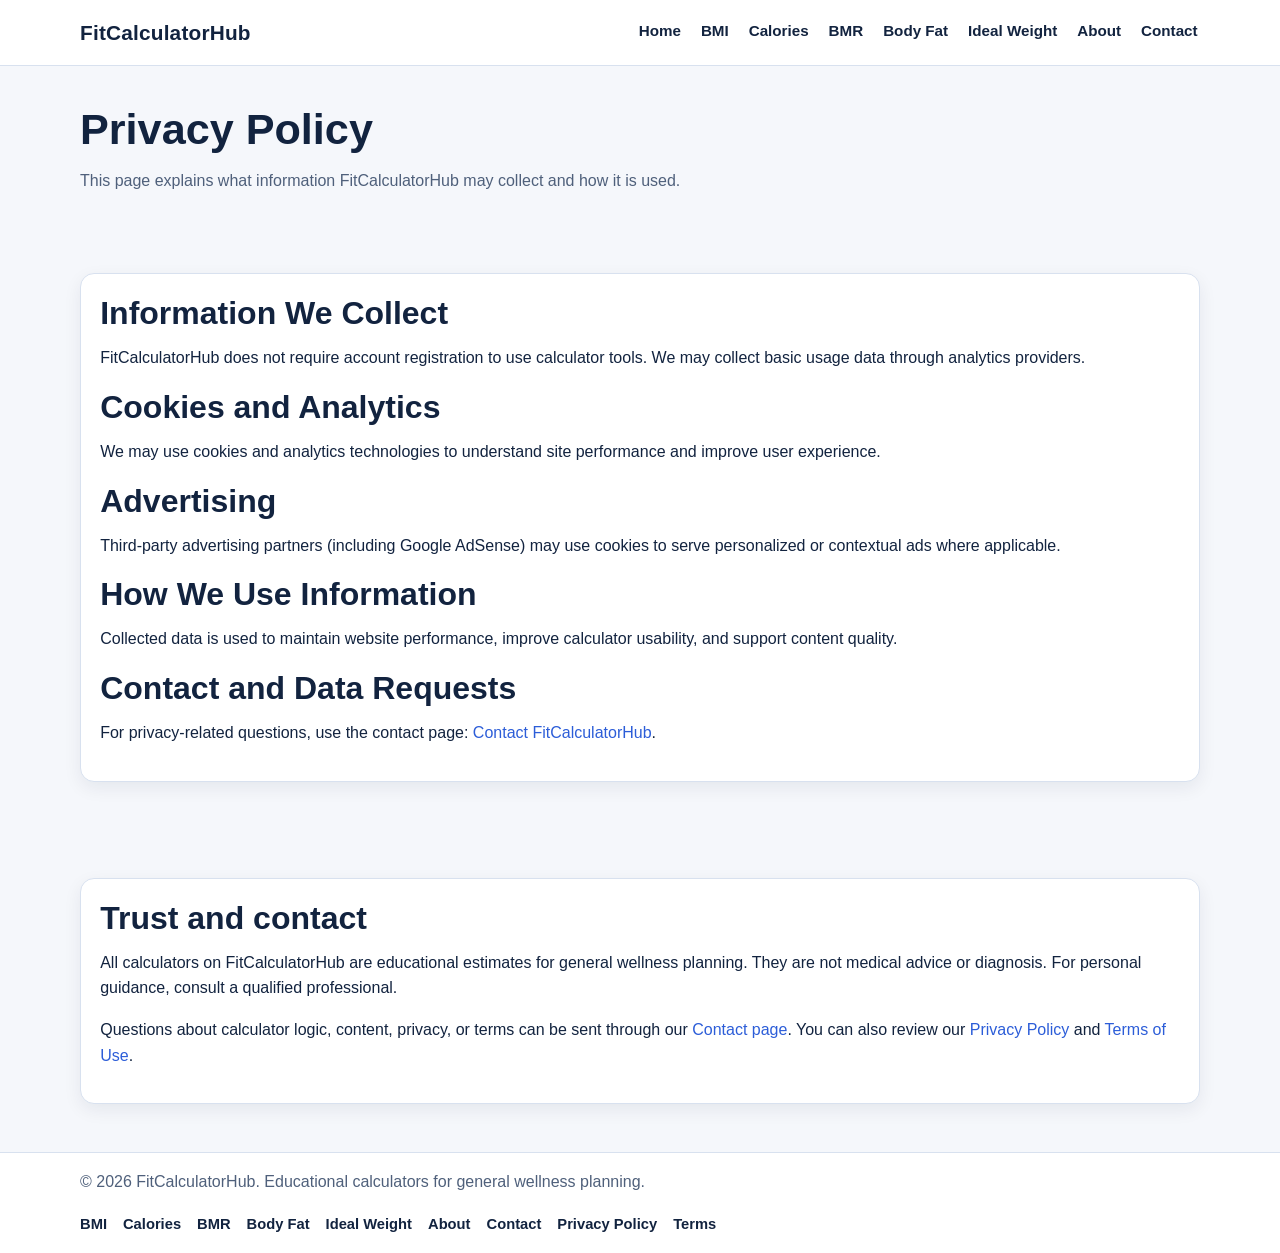
<file: privacy-policy.html>
<!doctype html>
<html lang="en">
<head>
  <!-- Performance hints (mobile/LCP) -->
  <link rel="preconnect" href="https://www.googletagmanager.com" crossorigin>
  <link rel="preconnect" href="https://pagead2.googlesyndication.com" crossorigin>
  <link rel="preconnect" href="https://www.google-analytics.com" crossorigin>
  <link rel="preconnect" href="https://googleads.g.doubleclick.net" crossorigin>
  <!-- Google Tag Manager -->
  <script>(function(w,d,s,l,i){w[l]=w[l]||[];w[l].push({'gtm.start':
  new Date().getTime(),event:'gtm.js'});var f=d.getElementsByTagName(s)[0],
  j=d.createElement(s),dl=l!='dataLayer'?'&l='+l:'';j.async=true;j.src=
  'https://www.googletagmanager.com/gtm.js?id='+i+dl;f.parentNode.insertBefore(j,f);
  })(window,document,'script','dataLayer','GTM-KGV9C5C3');</script>
  <!-- End Google Tag Manager -->
  <meta charset="UTF-8">
  <meta name="viewport" content="width=device-width, initial-scale=1.0">
  <title>Privacy Policy | FitCalculatorHub</title>
  <meta name="description" content="Review FitCalculatorHub's privacy policy, including information about analytics, cookies, and advertising.">
  <meta name="robots" content="index, follow">
  <link rel="canonical" href="https://fitcalculatorhub.com/privacy-policy.html">
  <script async src="https://pagead2.googlesyndication.com/pagead/js/adsbygoogle.js?client=ca-pub-7502486843743422" crossorigin="anonymous"></script>
  <link rel="manifest" href="manifest.json">
  <link rel="stylesheet" href="css/style.css">
</head>
<body class="page page--privacy">
  <!-- Google Tag Manager (noscript) -->
  <noscript><iframe src="https://www.googletagmanager.com/ns.html?id=GTM-KGV9C5C3"
  height="0" width="0" style="display:none;visibility:hidden"></iframe></noscript>
  <!-- End Google Tag Manager (noscript) -->
  <header class="site-header" role="banner">
    <div class="container site-header__inner">
      <a class="site-logo" href="index.html" aria-label="FitCalculatorHub home">FitCalculatorHub</a>
      <button class="menu-toggle" type="button" aria-expanded="false" aria-controls="primary-nav">Menu</button>
      <nav id="primary-nav" class="main-nav nav-primary" aria-label="Primary navigation">
        <ul class="nav-primary__list">
          <li class="nav-primary__item"><a class="nav-primary__link" href="index.html">Home</a></li>
          <li class="nav-primary__item"><a class="nav-primary__link" href="bmi-calculator.html">BMI</a></li>
          <li class="nav-primary__item"><a class="nav-primary__link" href="calorie-calculator.html">Calories</a></li>
          <li class="nav-primary__item"><a class="nav-primary__link" href="bmr-calculator.html">BMR</a></li>
          <li class="nav-primary__item"><a class="nav-primary__link" href="body-fat-calculator.html">Body Fat</a></li>
          <li class="nav-primary__item"><a class="nav-primary__link" href="ideal-weight-calculator.html">Ideal Weight</a></li>
          <li class="nav-primary__item"><a class="nav-primary__link" href="about.html">About</a></li>
          <li class="nav-primary__item"><a class="nav-primary__link" href="contact.html">Contact</a></li>
        </ul>
      </nav>
    </div>
  </header>

  <main class="main-content" id="main-content">
    <section class="page-hero" aria-labelledby="privacy-title">
      <div class="container">
        <h1 id="privacy-title">Privacy Policy</h1>
        <p>This page explains what information FitCalculatorHub may collect and how it is used.</p>
      </div>
    </section>

    <section class="section">
      <div class="container">
        <article class="content-box">
          <h2>Information We Collect</h2>
          <p>FitCalculatorHub does not require account registration to use calculator tools. We may collect basic usage data through analytics providers.</p>

          <h2>Cookies and Analytics</h2>
          <p>We may use cookies and analytics technologies to understand site performance and improve user experience.</p>

          <h2>Advertising</h2>
          <p>Third-party advertising partners (including Google AdSense) may use cookies to serve personalized or contextual ads where applicable.</p>

          <h2>How We Use Information</h2>
          <p>Collected data is used to maintain website performance, improve calculator usability, and support content quality.</p>

          <h2>Contact and Data Requests</h2>
          <p>For privacy-related questions, use the contact page: <a href="contact.html">Contact FitCalculatorHub</a>.</p>
        </article>
      </div>
    </section>
    <section class="section" aria-labelledby="trust-contact-title">
      <div class="container">
        <article class="content-box">
          <h2 id="trust-contact-title">Trust and contact</h2>
          <p>All calculators on FitCalculatorHub are educational estimates for general wellness planning. They are not medical advice or diagnosis. For personal guidance, consult a qualified professional.</p>
          <p>Questions about calculator logic, content, privacy, or terms can be sent through our <a href="contact.html">Contact page</a>. You can also review our <a href="privacy-policy.html">Privacy Policy</a> and <a href="terms.html">Terms of Use</a>.</p>
        </article>
      </div>
    </section>

  </main>

  <footer class="site-footer" role="contentinfo">
    <div class="container site-footer__inner">
      <p class="site-footer__copy">&copy; 2026 FitCalculatorHub. Educational calculators for general wellness planning.</p>
      <nav class="footer-nav" aria-label="Footer navigation">
        <ul class="footer-nav__list">
          <li class="footer-nav__item"><a class="footer-nav__link" href="bmi-calculator.html">BMI</a></li>
          <li class="footer-nav__item"><a class="footer-nav__link" href="calorie-calculator.html">Calories</a></li>
          <li class="footer-nav__item"><a class="footer-nav__link" href="bmr-calculator.html">BMR</a></li>
          <li class="footer-nav__item"><a class="footer-nav__link" href="body-fat-calculator.html">Body Fat</a></li>
          <li class="footer-nav__item"><a class="footer-nav__link" href="ideal-weight-calculator.html">Ideal Weight</a></li>
          <li class="footer-nav__item"><a class="footer-nav__link" href="about.html">About</a></li>
          <li class="footer-nav__item"><a class="footer-nav__link" href="contact.html">Contact</a></li>
          <li class="footer-nav__item"><a class="footer-nav__link" href="privacy-policy.html" aria-current="page">Privacy Policy</a></li>
          <li class="footer-nav__item"><a class="footer-nav__link" href="terms.html">Terms</a></li>
        </ul>
      </nav>
    </div>
  </footer>

  <script src="js/main.js"></script>
</body>
</html>
</file>
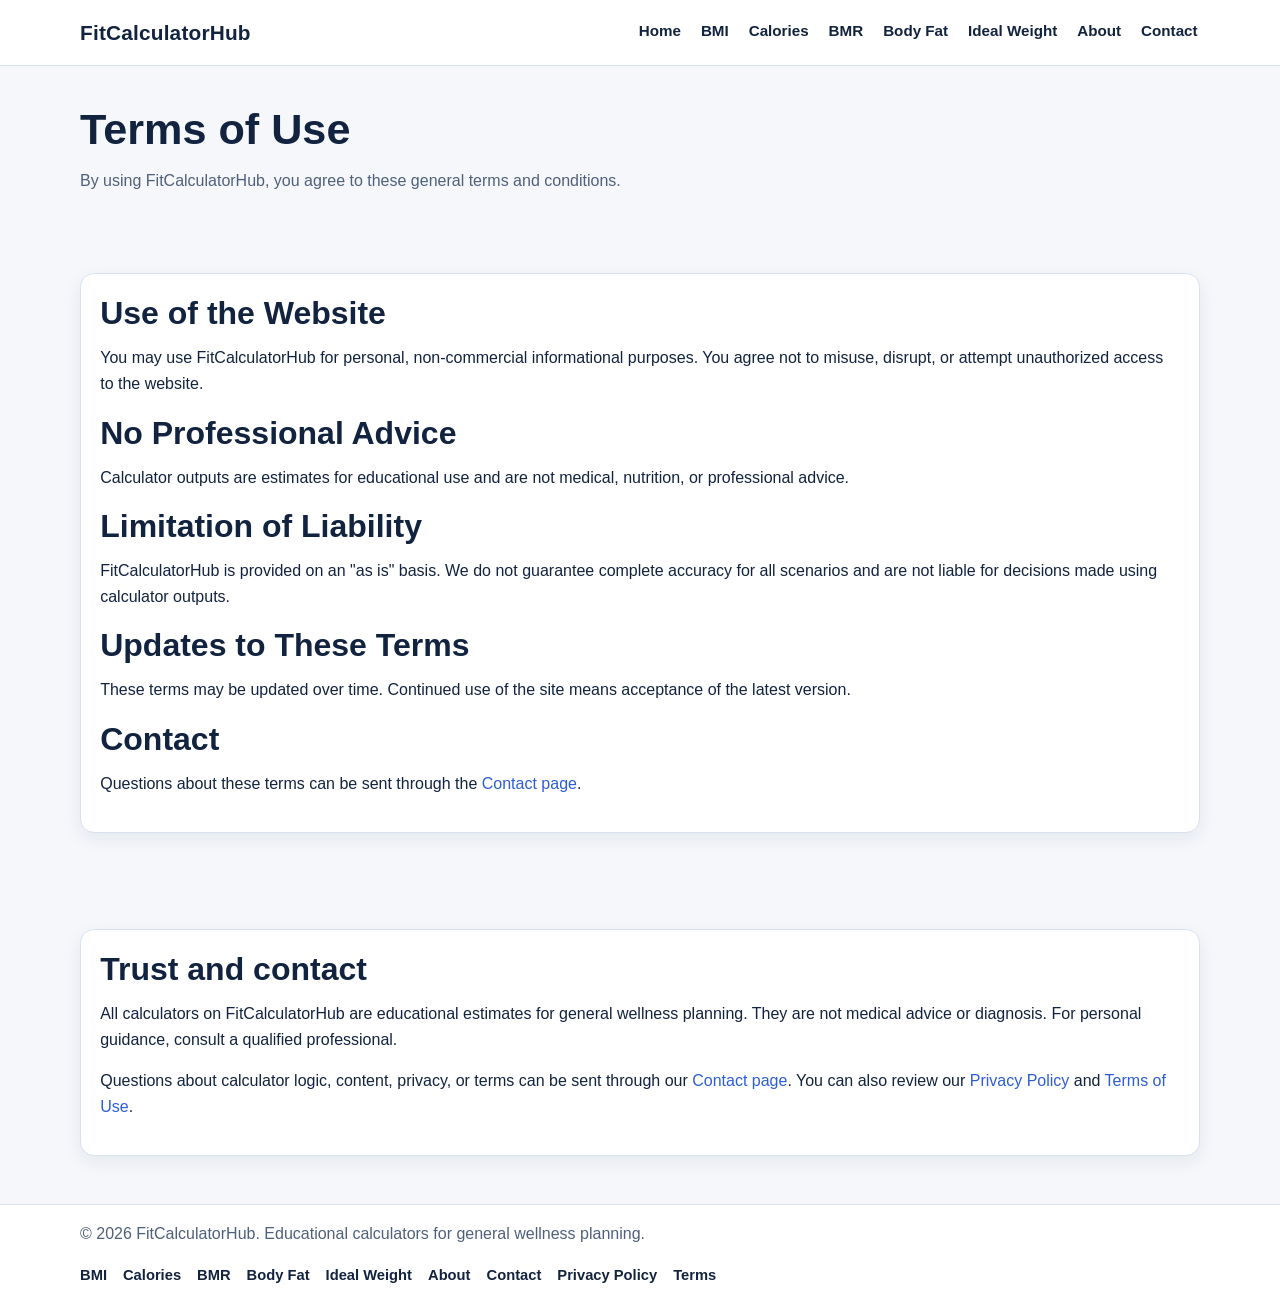
<file: terms.html>
<!doctype html>
<html lang="en">
<head>
  <!-- Performance hints (mobile/LCP) -->
  <link rel="preconnect" href="https://www.googletagmanager.com" crossorigin>
  <link rel="preconnect" href="https://pagead2.googlesyndication.com" crossorigin>
  <link rel="preconnect" href="https://www.google-analytics.com" crossorigin>
  <link rel="preconnect" href="https://googleads.g.doubleclick.net" crossorigin>
  <!-- Google Tag Manager -->
  <script>(function(w,d,s,l,i){w[l]=w[l]||[];w[l].push({'gtm.start':
  new Date().getTime(),event:'gtm.js'});var f=d.getElementsByTagName(s)[0],
  j=d.createElement(s),dl=l!='dataLayer'?'&l='+l:'';j.async=true;j.src=
  'https://www.googletagmanager.com/gtm.js?id='+i+dl;f.parentNode.insertBefore(j,f);
  })(window,document,'script','dataLayer','GTM-KGV9C5C3');</script>
  <!-- End Google Tag Manager -->
  <meta charset="UTF-8">
  <meta name="viewport" content="width=device-width, initial-scale=1.0">
  <title>Terms of Use | FitCalculatorHub</title>
  <meta name="description" content="Read the FitCalculatorHub terms of use, including acceptable use, no professional advice, and limitation of liability.">
  <meta name="robots" content="index, follow">
  <link rel="canonical" href="https://fitcalculatorhub.com/terms.html">
  <script async src="https://pagead2.googlesyndication.com/pagead/js/adsbygoogle.js?client=ca-pub-7502486843743422" crossorigin="anonymous"></script>
  <link rel="manifest" href="manifest.json">
  <link rel="stylesheet" href="css/style.css">
</head>
<body class="page page--terms">
  <!-- Google Tag Manager (noscript) -->
  <noscript><iframe src="https://www.googletagmanager.com/ns.html?id=GTM-KGV9C5C3"
  height="0" width="0" style="display:none;visibility:hidden"></iframe></noscript>
  <!-- End Google Tag Manager (noscript) -->
  <header class="site-header" role="banner">
    <div class="container site-header__inner">
      <a class="site-logo" href="index.html" aria-label="FitCalculatorHub home">FitCalculatorHub</a>
      <button class="menu-toggle" type="button" aria-expanded="false" aria-controls="primary-nav">Menu</button>
      <nav id="primary-nav" class="main-nav nav-primary" aria-label="Primary navigation">
        <ul class="nav-primary__list">
          <li class="nav-primary__item"><a class="nav-primary__link" href="index.html">Home</a></li>
          <li class="nav-primary__item"><a class="nav-primary__link" href="bmi-calculator.html">BMI</a></li>
          <li class="nav-primary__item"><a class="nav-primary__link" href="calorie-calculator.html">Calories</a></li>
          <li class="nav-primary__item"><a class="nav-primary__link" href="bmr-calculator.html">BMR</a></li>
          <li class="nav-primary__item"><a class="nav-primary__link" href="body-fat-calculator.html">Body Fat</a></li>
          <li class="nav-primary__item"><a class="nav-primary__link" href="ideal-weight-calculator.html">Ideal Weight</a></li>
          <li class="nav-primary__item"><a class="nav-primary__link" href="about.html">About</a></li>
          <li class="nav-primary__item"><a class="nav-primary__link" href="contact.html">Contact</a></li>
        </ul>
      </nav>
    </div>
  </header>

  <main class="main-content" id="main-content">
    <section class="page-hero" aria-labelledby="terms-title">
      <div class="container">
        <h1 id="terms-title">Terms of Use</h1>
        <p>By using FitCalculatorHub, you agree to these general terms and conditions.</p>
      </div>
    </section>

    <section class="section">
      <div class="container">
        <article class="content-box">
          <h2>Use of the Website</h2>
          <p>You may use FitCalculatorHub for personal, non-commercial informational purposes. You agree not to misuse, disrupt, or attempt unauthorized access to the website.</p>

          <h2>No Professional Advice</h2>
          <p>Calculator outputs are estimates for educational use and are not medical, nutrition, or professional advice.</p>

          <h2>Limitation of Liability</h2>
          <p>FitCalculatorHub is provided on an "as is" basis. We do not guarantee complete accuracy for all scenarios and are not liable for decisions made using calculator outputs.</p>

          <h2>Updates to These Terms</h2>
          <p>These terms may be updated over time. Continued use of the site means acceptance of the latest version.</p>

          <h2>Contact</h2>
          <p>Questions about these terms can be sent through the <a href="contact.html">Contact page</a>.</p>
        </article>
      </div>
    </section>
    <section class="section" aria-labelledby="trust-contact-title">
      <div class="container">
        <article class="content-box">
          <h2 id="trust-contact-title">Trust and contact</h2>
          <p>All calculators on FitCalculatorHub are educational estimates for general wellness planning. They are not medical advice or diagnosis. For personal guidance, consult a qualified professional.</p>
          <p>Questions about calculator logic, content, privacy, or terms can be sent through our <a href="contact.html">Contact page</a>. You can also review our <a href="privacy-policy.html">Privacy Policy</a> and <a href="terms.html">Terms of Use</a>.</p>
        </article>
      </div>
    </section>

  </main>

  <footer class="site-footer" role="contentinfo">
    <div class="container site-footer__inner">
      <p class="site-footer__copy">&copy; 2026 FitCalculatorHub. Educational calculators for general wellness planning.</p>
      <nav class="footer-nav" aria-label="Footer navigation">
        <ul class="footer-nav__list">
          <li class="footer-nav__item"><a class="footer-nav__link" href="bmi-calculator.html">BMI</a></li>
          <li class="footer-nav__item"><a class="footer-nav__link" href="calorie-calculator.html">Calories</a></li>
          <li class="footer-nav__item"><a class="footer-nav__link" href="bmr-calculator.html">BMR</a></li>
          <li class="footer-nav__item"><a class="footer-nav__link" href="body-fat-calculator.html">Body Fat</a></li>
          <li class="footer-nav__item"><a class="footer-nav__link" href="ideal-weight-calculator.html">Ideal Weight</a></li>
          <li class="footer-nav__item"><a class="footer-nav__link" href="about.html">About</a></li>
          <li class="footer-nav__item"><a class="footer-nav__link" href="contact.html">Contact</a></li>
          <li class="footer-nav__item"><a class="footer-nav__link" href="privacy-policy.html">Privacy Policy</a></li>
          <li class="footer-nav__item"><a class="footer-nav__link" href="terms.html" aria-current="page">Terms</a></li>
        </ul>
      </nav>
    </div>
  </footer>

  <script src="js/main.js"></script>
</body>
</html>
</file>
<file: css/style.css>
:root {
  --color-bg: #f5f7fb;
  --color-surface: #ffffff;
  --color-surface-soft: #f0f4fa;
  --color-text: #12233f;
  --color-muted: #4f607b;
  --color-border: #d8e1ef;
  --color-primary: #2c5dd8;
  --color-primary-strong: #224ab0;
  --color-success: #11753f;
  --color-danger: #b42318;
  --radius-sm: 10px;
  --radius-md: 14px;
  --shadow-card: 0 6px 18px rgba(18, 35, 63, 0.07);
  --space-xs: 0.5rem;
  --space-sm: 0.75rem;
  --space-md: 1rem;
  --space-lg: 1.5rem;
  --space-xl: 2.25rem;
  --space-2xl: 3rem;
  --space-3xl: 4rem;
  --container-max: 1120px;
}

*,
*::before,
*::after {
  box-sizing: border-box;
}

html {
  scroll-behavior: smooth;
}

body {
  margin: 0;
  font-family: Inter, -apple-system, BlinkMacSystemFont, "Segoe UI", Roboto, Arial, sans-serif;
  font-size: 16px;
  line-height: 1.6;
  color: var(--color-text);
  background: var(--color-bg);
}

img {
  display: block;
  max-width: 100%;
}

a {
  color: var(--color-primary);
  text-decoration: none;
}

a:hover {
  text-decoration: underline;
}

h1,
h2,
h3 {
  margin: 0 0 var(--space-sm);
  line-height: 1.25;
  color: var(--color-text);
}

h1 { font-size: clamp(1.95rem, 3.9vw, 2.7rem); }
h2 { font-size: clamp(1.45rem, 3vw, 2rem); }
h3 { font-size: clamp(1.1rem, 2.2vw, 1.3rem); }

p {
  margin: 0 0 var(--space-md);
}

ul {
  margin: 0;
  padding: 0;
}

.container {
  width: min(var(--container-max), 92%);
  margin-inline: auto;
}

.section {
  padding-block: var(--space-2xl);
}

.section-header {
  margin-bottom: var(--space-lg);
}

.section-intro {
  color: var(--color-muted);
  max-width: 760px;
}

.surface {
  background: var(--color-surface-soft);
  border-top: 1px solid var(--color-border);
  border-bottom: 1px solid var(--color-border);
}

.u-text-muted {
  color: var(--color-muted);
}

.site-header {
  position: sticky;
  top: 0;
  z-index: 40;
  background: var(--color-surface);
  border-bottom: 1px solid var(--color-border);
}

.site-header__inner {
  display: flex;
  align-items: center;
  justify-content: space-between;
  gap: var(--space-md);
  padding-block: 0.85rem;
}

.site-logo {
  font-size: 1.3rem;
  font-weight: 800;
  letter-spacing: 0.2px;
  color: var(--color-text);
}

.site-logo:hover {
  text-decoration: none;
}

.menu-toggle {
  display: none;
  border: 1px solid var(--color-border);
  background: var(--color-surface);
  color: var(--color-text);
  border-radius: var(--radius-sm);
  padding: 0.45rem 0.85rem;
  font: inherit;
  font-weight: 600;
  cursor: pointer;
}

.menu-toggle:hover {
  background: #f8fbff;
}

.nav-primary__list {
  list-style: none;
  display: flex;
  align-items: center;
  gap: 0.95rem;
  flex-wrap: wrap;
}

.nav-primary__link {
  display: inline-block;
  color: var(--color-text);
  font-weight: 600;
  font-size: 0.95rem;
  padding: 0.35rem 0.15rem;
  border-bottom: 2px solid transparent;
}

.nav-primary__link[aria-current="page"] {
  border-bottom-color: var(--color-primary);
  color: var(--color-primary-strong);
}

.nav-primary__link:hover {
  text-decoration: none;
  color: var(--color-primary-strong);
}

.hero {
  padding-block: var(--space-3xl) var(--space-2xl);
}

.home-hero__inner {
  max-width: 860px;
}

.home-hero__eyebrow {
  margin: 0 0 var(--space-xs);
  font-size: 0.82rem;
  font-weight: 700;
  text-transform: uppercase;
  letter-spacing: 0.08em;
  color: var(--color-primary-strong);
}

.home-hero__title {
  margin-bottom: var(--space-sm);
}

.home-hero__lead {
  color: var(--color-muted);
  max-width: 760px;
  margin-bottom: 0;
}

.home-hero__actions {
  margin-top: var(--space-lg);
  display: flex;
  gap: var(--space-sm);
  flex-wrap: wrap;
}

.btn {
  display: inline-flex;
  align-items: center;
  justify-content: center;
  min-height: 44px;
  padding: 0.68rem 1.05rem;
  border-radius: var(--radius-sm);
  border: 1px solid transparent;
  font-weight: 700;
  font-size: 0.95rem;
  text-decoration: none;
  transition: background-color 0.18s ease, border-color 0.18s ease;
}

.btn:hover {
  text-decoration: none;
}

.btn-primary {
  color: #fff;
  background: var(--color-primary);
  border-color: var(--color-primary);
}

.btn-primary:hover {
  background: var(--color-primary-strong);
  border-color: var(--color-primary-strong);
}

.btn-secondary {
  color: var(--color-text);
  background: var(--color-surface);
  border-color: var(--color-border);
}

.btn-secondary:hover {
  background: #f8fbff;
}

.card-grid {
  display: grid;
  grid-template-columns: repeat(auto-fit, minmax(220px, 1fr));
  gap: var(--space-md);
}

.card {
  background: var(--color-surface);
  border: 1px solid var(--color-border);
  border-radius: var(--radius-md);
  box-shadow: var(--shadow-card);
  padding: var(--space-md);
}

.calculator-card__title {
  margin-bottom: var(--space-xs);
}

.calculator-card__text {
  color: var(--color-muted);
  margin-bottom: var(--space-md);
}

.calculator-card__link {
  font-weight: 700;
}

.home-info__inner {
  display: grid;
  gap: var(--space-lg);
}

.feature-list,
.home-info__list {
  list-style: none;
  display: grid;
  gap: var(--space-sm);
}

.home-info__item {
  position: relative;
  padding-left: 1.15rem;
}

.home-info__item::before {
  content: "";
  position: absolute;
  left: 0;
  top: 0.65rem;
  width: 0.46rem;
  height: 0.46rem;
  border-radius: 50%;
  background: #9db2d8;
}

.ad-slot {
  border: 1px dashed #9fb0ca;
  border-radius: var(--radius-md);
  min-height: 320px;
  display: grid;
  place-items: center;
  text-align: center;
  background: #f7faff;
  color: var(--color-muted);
  overflow: hidden;
}

.site-footer {
  background: var(--color-surface);
  border-top: 1px solid var(--color-border);
}

.site-footer__inner {
  padding-block: 1rem;
  display: flex;
  justify-content: space-between;
  align-items: center;
  gap: var(--space-md);
  flex-wrap: wrap;
}

.site-footer__copy {
  margin: 0;
  color: var(--color-muted);
}

.footer-nav__list {
  list-style: none;
  display: flex;
  align-items: center;
  gap: var(--space-md);
  flex-wrap: wrap;
}

.footer-nav__link {
  color: var(--color-text);
  font-weight: 600;
  font-size: 0.92rem;
}

.page-hero {
  padding: var(--space-xl) 0 var(--space-md);
}

.page-hero p {
  max-width: 760px;
  color: var(--color-muted);
}

.calculator-box,
.content-box {
  background: var(--color-surface);
  border: 1px solid var(--color-border);
  border-radius: var(--radius-md);
  box-shadow: var(--shadow-card);
  padding: 1.2rem;
}

.form-grid {
  display: grid;
  grid-template-columns: repeat(auto-fit, minmax(220px, 1fr));
  gap: var(--space-md);
}

label {
  display: block;
  margin-bottom: var(--space-xs);
  font-weight: 600;
}

input,
select,
textarea {
  width: 100%;
  border: 1px solid #b9c8df;
  border-radius: var(--radius-sm);
  background: #fff;
  color: var(--color-text);
  padding: 0.62rem 0.72rem;
  font: inherit;
}

input:focus,
select:focus,
textarea:focus {
  outline: 2px solid rgba(44, 93, 216, 0.18);
  border-color: var(--color-primary);
}

textarea {
  min-height: 130px;
  resize: vertical;
}

.result {
  margin-top: var(--space-md);
  padding: 0.85rem;
  border: 1px solid var(--color-border);
  border-radius: var(--radius-sm);
  background: #f8fbff;
}

.result strong {
  font-size: 1.08rem;
}

.status-ok { color: var(--color-success); }
.status-error { color: var(--color-danger); }

@media (max-width: 840px) {
  .menu-toggle {
    display: inline-flex;
  }

  .main-nav {
    display: none;
    width: 100%;
  }

  .main-nav.is-open {
    display: block;
  }

  .site-header__inner {
    flex-wrap: wrap;
  }

  .nav-primary__list {
    width: 100%;
    flex-direction: column;
    align-items: flex-start;
    gap: 0.6rem;
    border-top: 1px solid var(--color-border);
    padding-top: var(--space-sm);
  }

  .nav-primary__link {
    width: 100%;
    padding: 0.4rem 0;
    border-bottom: none;
  }

  .section {
    padding-block: var(--space-xl);
  }

  .hero {
    padding-block: var(--space-2xl) var(--space-xl);
  }
}

@media (max-width: 640px) {
  body {
    font-size: 15.5px;
  }

  .container {
    width: min(var(--container-max), 94%);
  }

  .home-hero__actions {
    flex-direction: column;
    align-items: stretch;
  }

  .btn {
    width: 100%;
  }

  .site-footer__inner {
    align-items: flex-start;
  }

  .ad-slot {
    min-height: 220px;
  }
}
</file>
